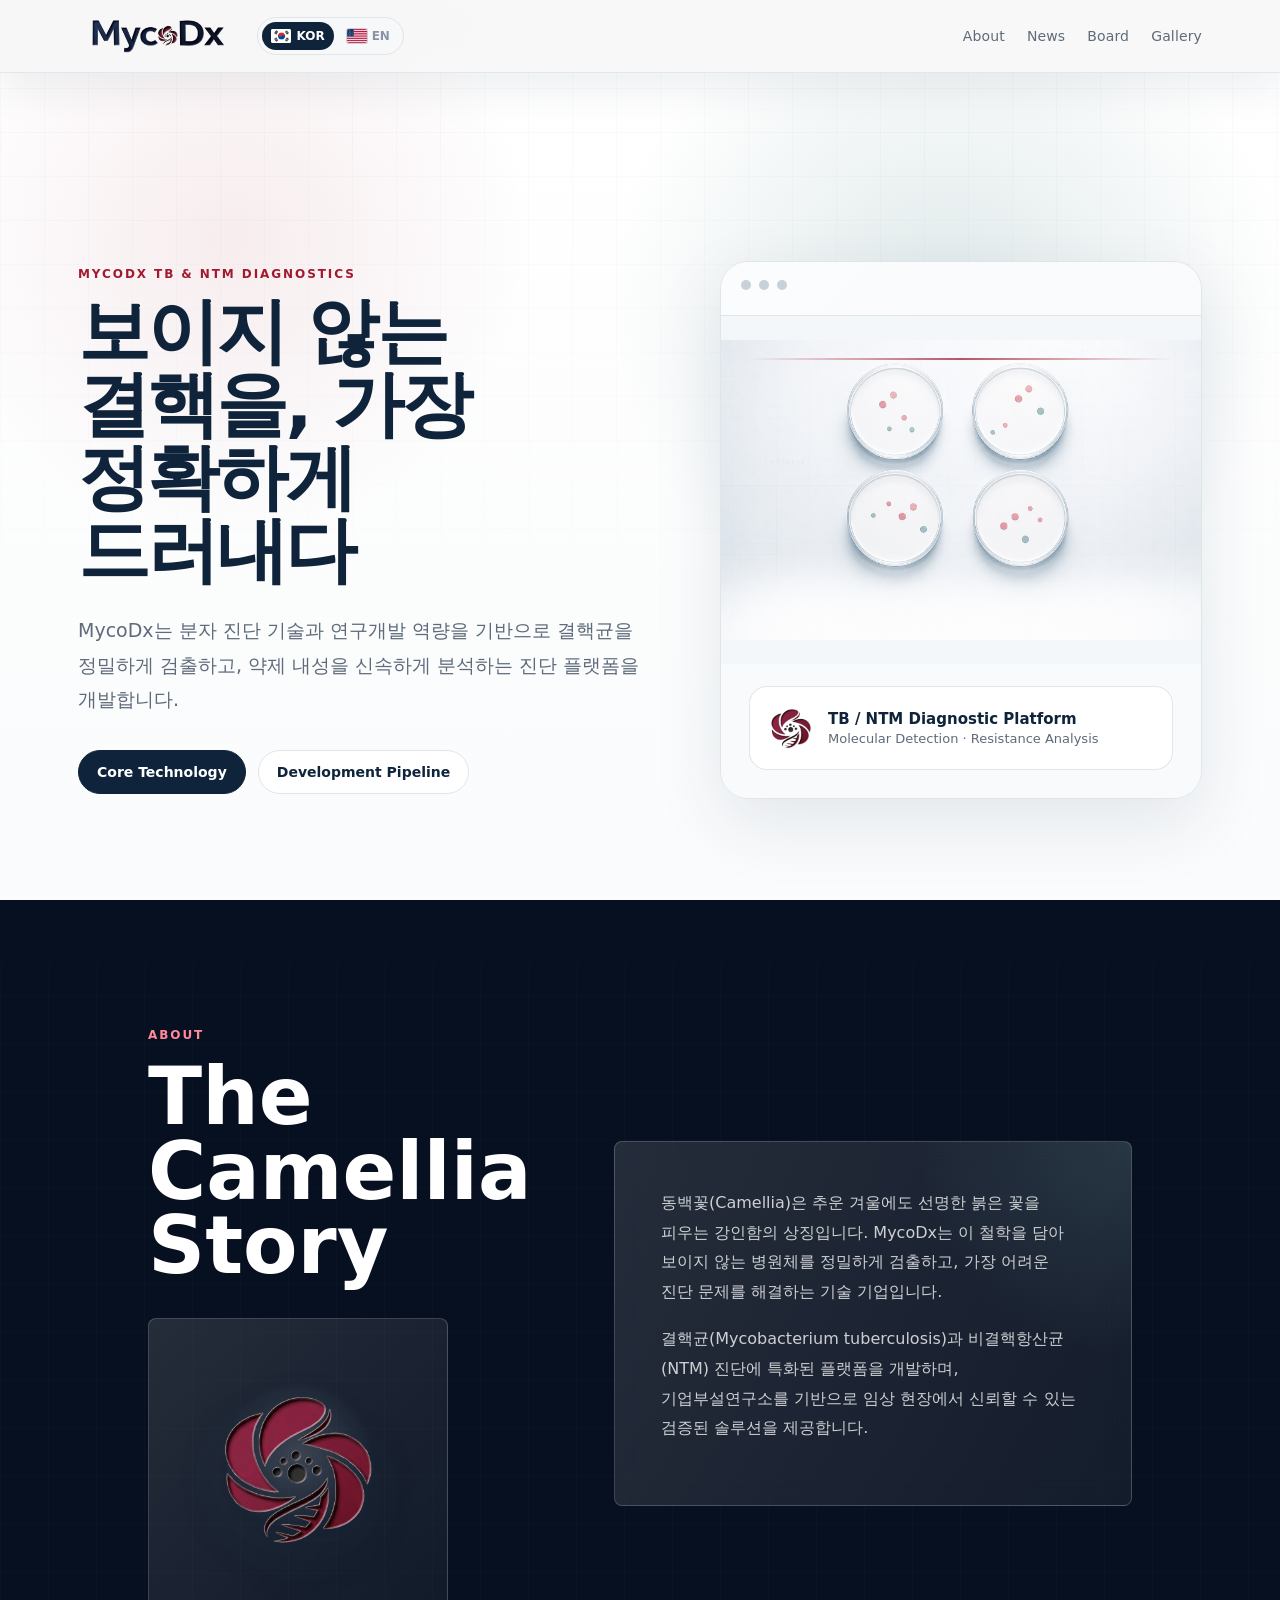
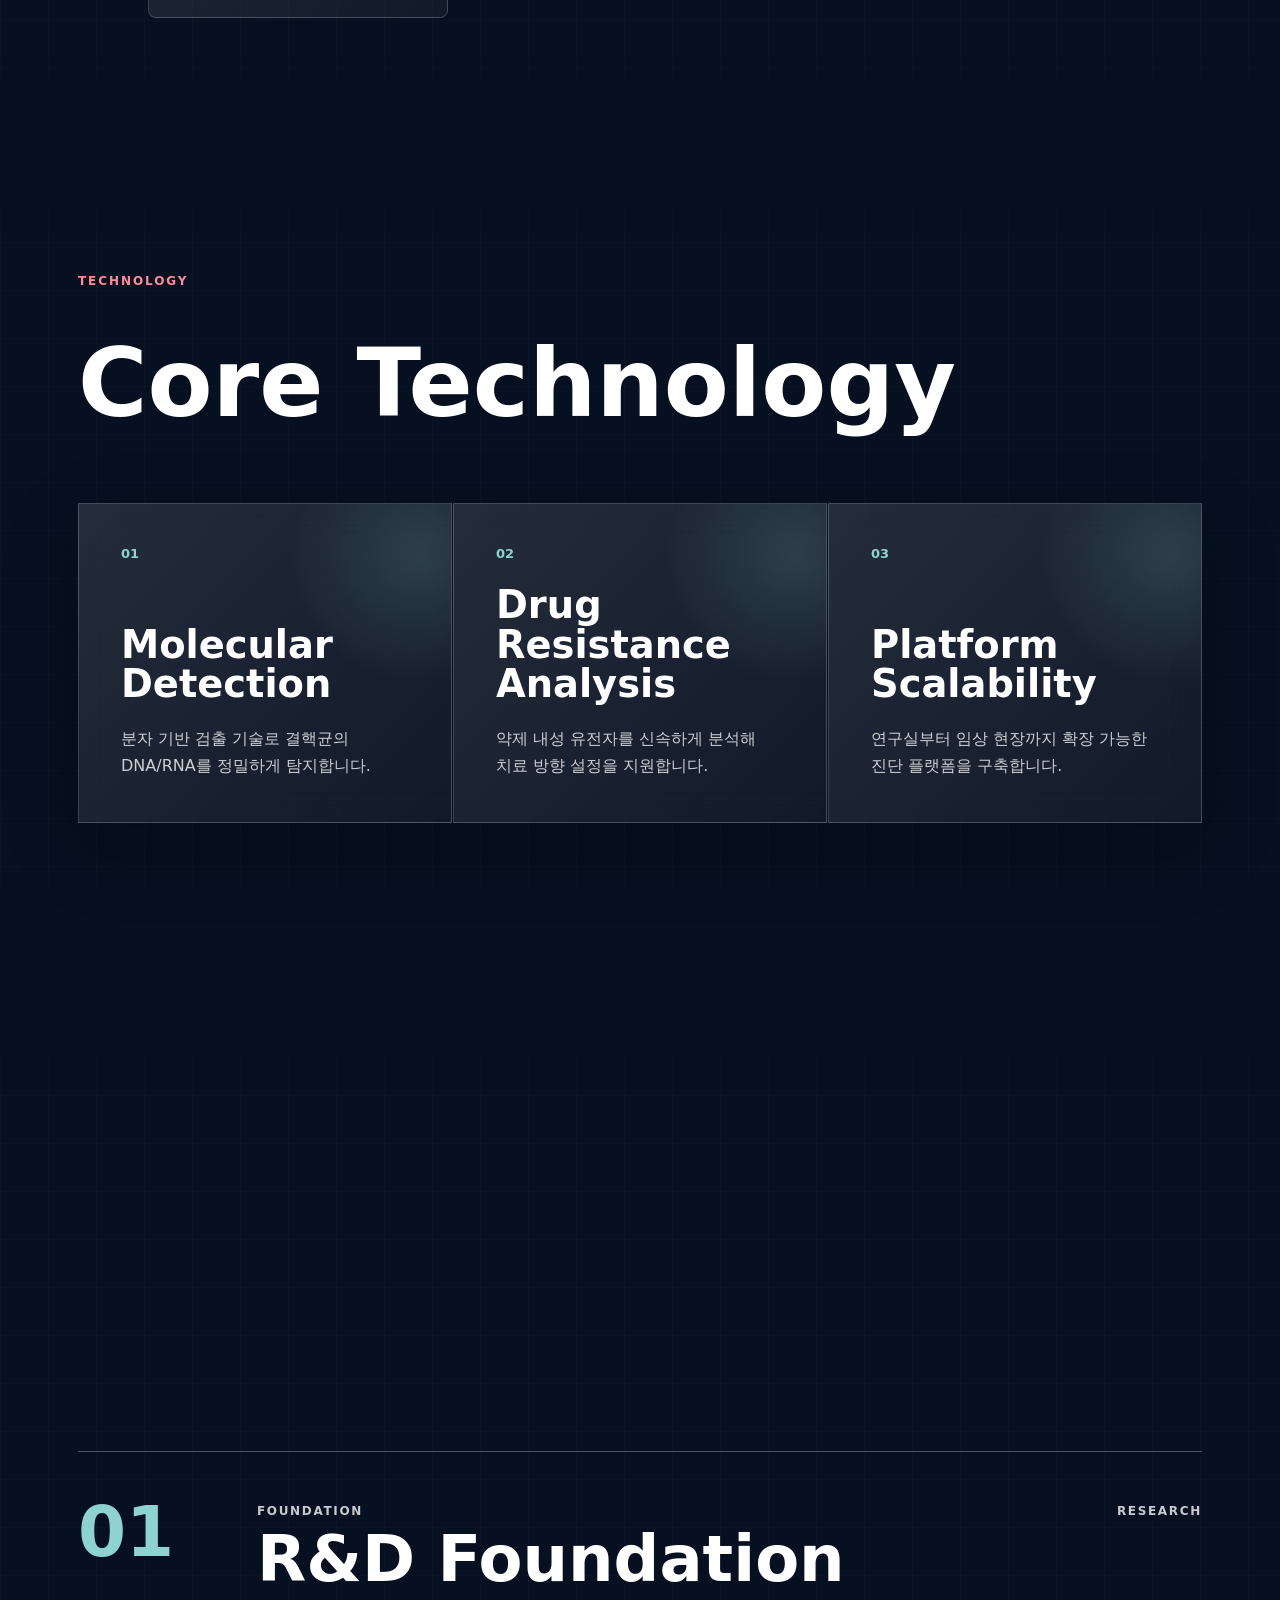
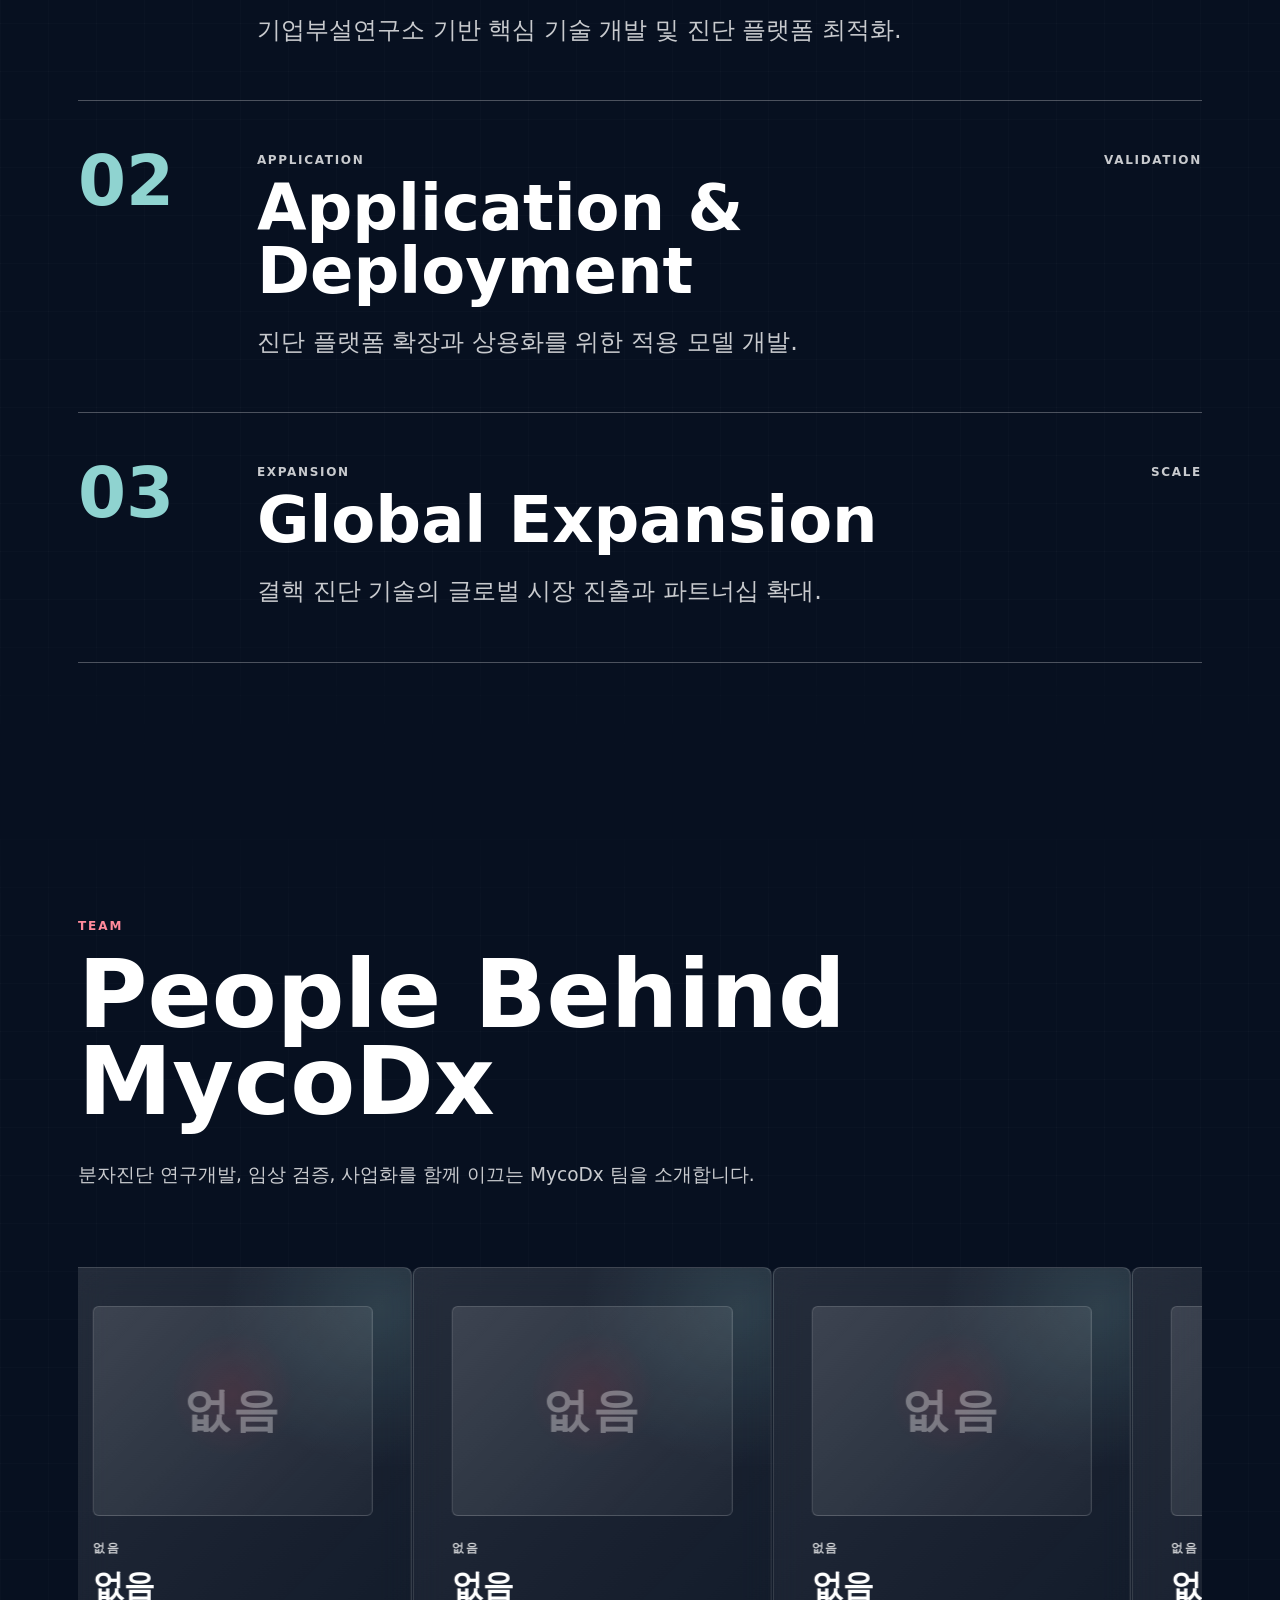
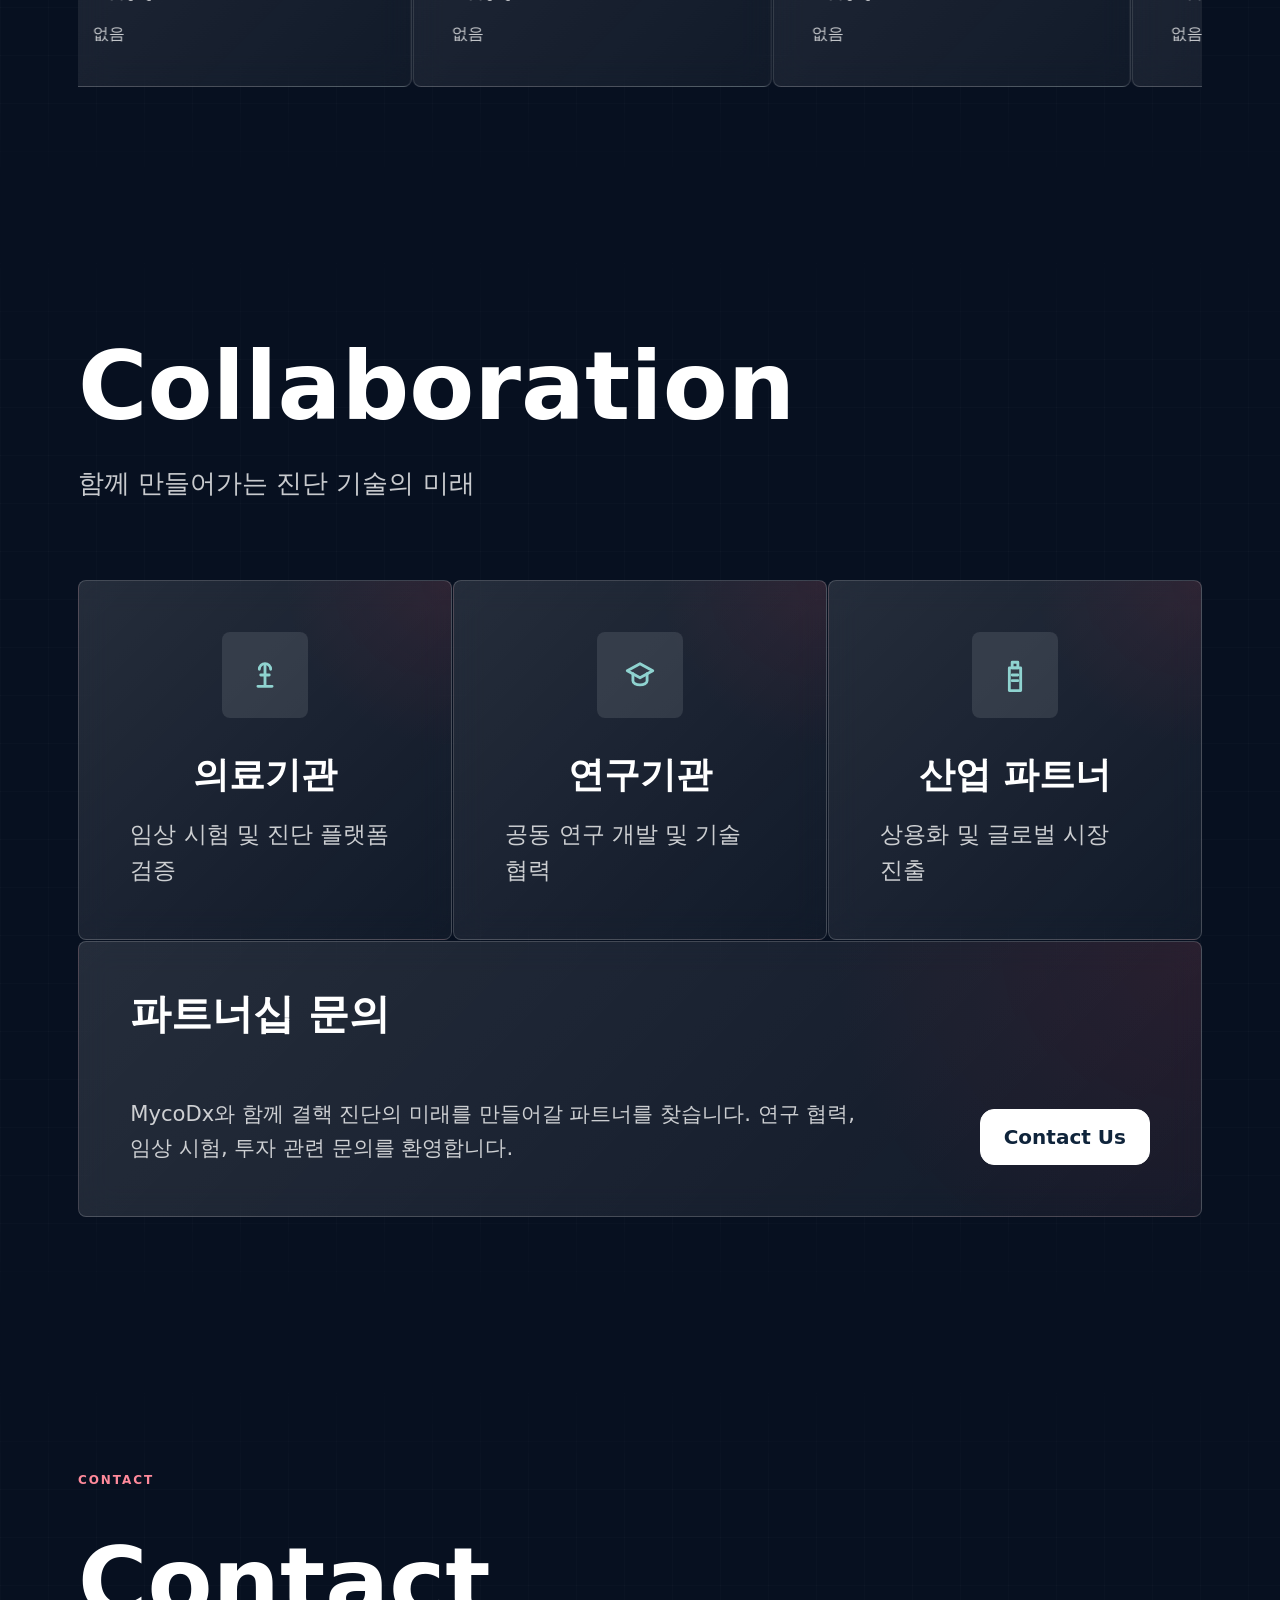
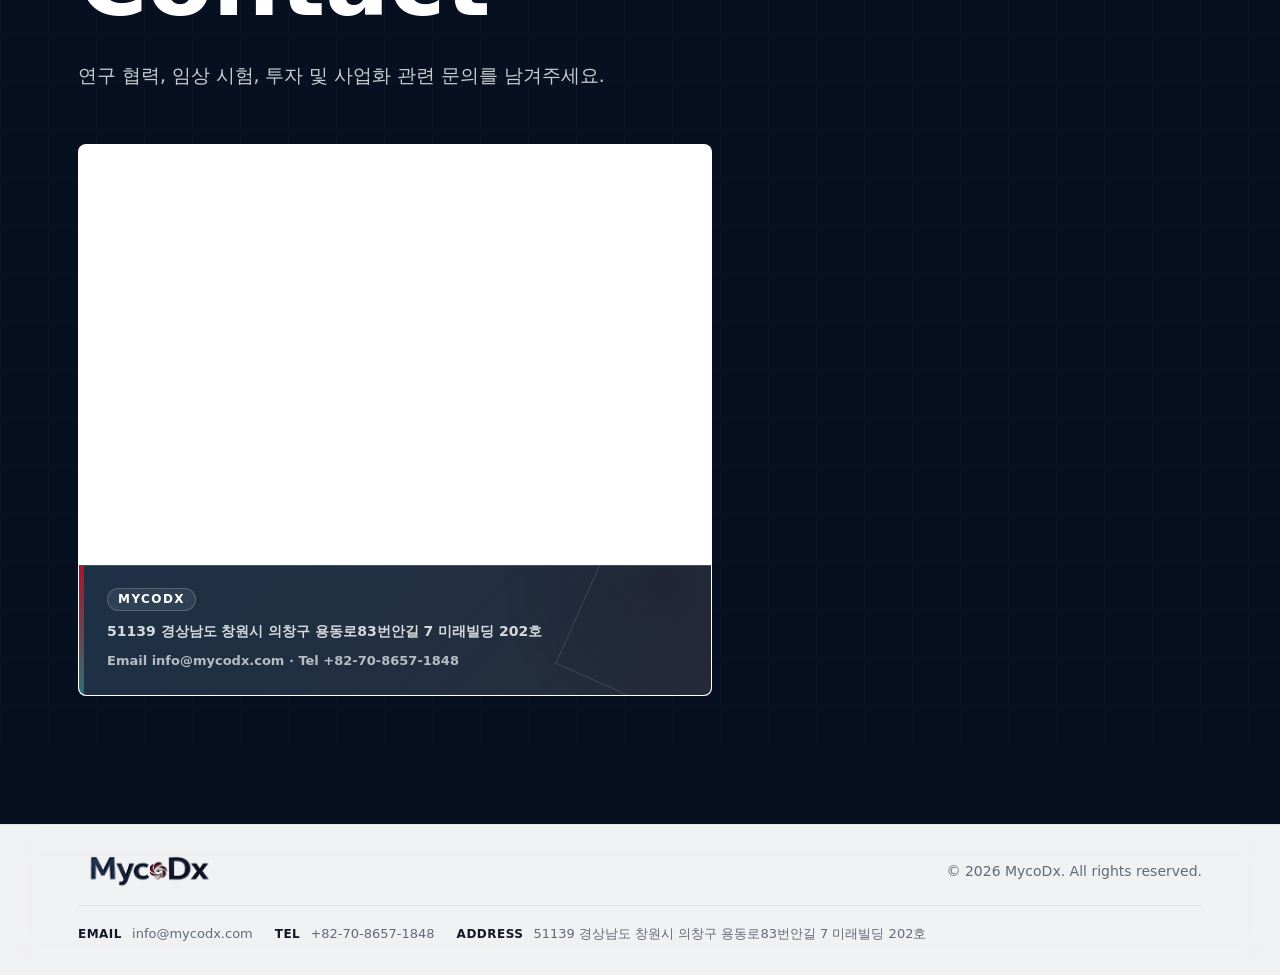
<file: index.html>
<!doctype html>
<html lang="ko">
  <head>
    <meta charset="utf-8" />
    <meta name="viewport" content="width=device-width,initial-scale=1" />
    <title>MycoDx | Tuberculosis &amp; NTM Diagnostics</title>
    <meta name="description" content="MycoDx tuberculosis and NTM molecular diagnostics platform" />
    <link rel="stylesheet" href="./css/style.css?v=20260605-4" />
  </head>

  <body>
    <a class="skip" href="#main" data-i18n="skip">본문으로 바로가기</a>

    <header class="siteHeader" id="top">
      <div class="wrap headerInner">
        <div class="brandGroup">
          <a class="brand" href="./index.html" aria-label="MycoDx Home">
            <img src="./assets/images/logo-horizontal.png" alt="MycoDx" />
          </a>
          <div class="languageSwitch" aria-label="Language selector">
            <button type="button" data-lang-switch="ko" aria-pressed="true"><span class="flagIcon"><img src="./assets/images/flag-kr.png" alt="" /></span>KOR</button>
            <button type="button" data-lang-switch="en" aria-pressed="false"><span class="flagIcon"><img src="./assets/images/flag-us.png" alt="" /></span>EN</button>
          </div>
        </div>

        <nav class="desktopNav" aria-label="Main navigation">
          <a href="./index.html" data-i18n="navAbout">About</a>
          <a href="./news.html" data-i18n="navNews">News</a>
          <a href="./board.html" data-i18n="navBoard">Board</a>
          <a href="./gallery.html" data-i18n="navGallery">Gallery</a>
        </nav>

        <button class="menuBtn" type="button" aria-label="모바일 메뉴 열기" data-i18n-aria="menuOpen" aria-expanded="false">
          <span></span><span></span><span></span>
        </button>
      </div>

      <div class="mobileNav" hidden>
        <a href="./index.html" data-i18n="navAbout">About</a>
        <a href="./news.html" data-i18n="navNews">News</a>
        <a href="./board.html" data-i18n="navBoard">Board</a>
        <a href="./gallery.html" data-i18n="navGallery">Gallery</a>
      </div>
    </header>

    <main id="main">
      <section class="hero sectionTop">
        <div class="heroBg" aria-hidden="true"></div>
        <div class="wrap heroGrid">
          <div class="heroText reveal">
            <p class="eyebrow">MYCODX TB &amp; NTM DIAGNOSTICS</p>
            <h1 data-i18n="heroTitle">보이지 않는 결핵을, 가장 정확하게 드러내다</h1>
            <p class="lead" data-i18n="heroLead">
              MycoDx는 분자 진단 기술과 연구개발 역량을 기반으로 결핵균을 정밀하게 검출하고,
              약제 내성을 신속하게 분석하는 진단 플랫폼을 개발합니다.
            </p>
            <div class="heroActions">
              <a class="btn primary" href="#research" data-i18n="coreTechnology">Core Technology</a>
              <a class="btn ghost" href="#projects" data-i18n="developmentPipeline">Development Pipeline</a>
            </div>
          </div>

          <div class="labVisual reveal delay1" aria-label="Research visual">
            <div class="visualTop">
              <span></span><span></span><span></span>
            </div>
            <div class="labVisualBody">
              <div class="labVisualImage" aria-hidden="true"></div>
              <div class="visualInfoLayer">
                <div class="visualInfo">
                  <img src="./assets/images/logo-symbol.png" alt="" />
                  <div>
                    <strong>TB / NTM Diagnostic Platform</strong>
                    <p>Molecular Detection · Resistance Analysis</p>
                  </div>
                </div>
              </div>
            </div>
          </div>
        </div>
      </section>

      <section class="section aboutSection" id="about">
        <div class="wrap split">
          <div class="reveal">
            <p class="eyebrow">ABOUT</p>
            <h2>The Camellia Story</h2>
            <figure class="camelliaVisual" aria-label="MycoDx camellia symbol">
              <img src="./assets/images/logo-symbol.png" alt="MycoDx camellia symbol" />
            </figure>
          </div>
          <div class="prose centeredProse reveal delay1">
            <p data-i18n="aboutBody1">
              동백꽃(Camellia)은 추운 겨울에도 선명한 붉은 꽃을 피우는 강인함의 상징입니다.
              MycoDx는 이 철학을 담아 보이지 않는 병원체를 정밀하게 검출하고, 가장 어려운 진단 문제를 해결하는 기술 기업입니다.
            </p>
            <p data-i18n="aboutBody2">
              결핵균(Mycobacterium tuberculosis)과 비결핵항산균(NTM) 진단에 특화된 플랫폼을 개발하며,
              기업부설연구소를 기반으로 임상 현장에서 신뢰할 수 있는 검증된 솔루션을 제공합니다.
            </p>
          </div>
        </div>
      </section>

      <section class="section technologySection mutedSection" id="research">
        <div class="wrap">
          <div class="sectionHead reveal">
            <p class="eyebrow">TECHNOLOGY</p>
            <h2>Core Technology</h2>
          </div>

          <div class="researchGrid stagger">
            <article class="researchCard reveal">
              <span class="num">01</span>
              <h3>Molecular Detection</h3>
              <p data-i18n="tech1">분자 기반 검출 기술로 결핵균의 DNA/RNA를 정밀하게 탐지합니다.</p>
            </article>
            <article class="researchCard reveal">
              <span class="num">02</span>
              <h3>Drug Resistance Analysis</h3>
              <p data-i18n="tech2">약제 내성 유전자를 신속하게 분석해 치료 방향 설정을 지원합니다.</p>
            </article>
            <article class="researchCard reveal">
              <span class="num">03</span>
              <h3>Platform Scalability</h3>
              <p data-i18n="tech3">연구실부터 임상 현장까지 확장 가능한 진단 플랫폼을 구축합니다.</p>
            </article>
          </div>
        </div>
      </section>

      <section class="section pipelineSection" id="projects">
        <div class="wrap pipelineLayout">
          <div class="pipelineIntro reveal">
            <p class="eyebrow">PIPELINE</p>
            <h2>Development Pipeline</h2>
            <p class="sectionDesc" data-i18n="pipelineDesc">연구 기반 구축부터 상용화와 글로벌 전개까지 이어지는 개발 로드맵입니다.</p>
          </div>

          <div class="steps pipelineSteps reveal delay1">
            <article class="stepItem">
              <span class="stepNum">01</span>
              <div class="stepBody">
                <p class="stepMeta">Foundation</p>
                <h3>R&amp;D Foundation</h3>
                <p data-i18n="pipeline1">기업부설연구소 기반 핵심 기술 개발 및 진단 플랫폼 최적화.</p>
              </div>
              <p class="stepStatus">Research</p>
            </article>
            <article class="stepItem">
              <span class="stepNum">02</span>
              <div class="stepBody">
                <p class="stepMeta">Application</p>
                <h3>Application &amp; Deployment</h3>
                <p data-i18n="pipeline2">진단 플랫폼 확장과 상용화를 위한 적용 모델 개발.</p>
              </div>
              <p class="stepStatus">Validation</p>
            </article>
            <article class="stepItem">
              <span class="stepNum">03</span>
              <div class="stepBody">
                <p class="stepMeta">Expansion</p>
                <h3>Global Expansion</h3>
                <p data-i18n="pipeline3">결핵 진단 기술의 글로벌 시장 진출과 파트너십 확대.</p>
              </div>
              <p class="stepStatus">Scale</p>
            </article>
          </div>
        </div>
      </section>

      <section class="section teamSection" id="team">
        <div class="wrap">
          <div class="sectionHead reveal">
            <div>
              <p class="eyebrow">TEAM</p>
              <h2>People Behind MycoDx</h2>
            </div>
            <p class="sectionDesc" data-i18n="teamDesc">분자진단 연구개발, 임상 검증, 사업화를 함께 이끄는 MycoDx 팀을 소개합니다.</p>
          </div>

          <div class="teamGrid" id="teamContent" aria-live="polite"></div>
        </div>
      </section>

      <section class="section partnershipSection" id="partnership">
        <div class="wrap">
          <div class="partnershipHead reveal">
            <h2>Collaboration</h2>
            <p data-i18n="collabSub">함께 만들어가는 진단 기술의 미래</p>
          </div>

          <div class="partnerCards stagger">
            <article class="partnerCard reveal">
              <span class="partnerIcon" aria-hidden="true">
                <svg viewBox="0 0 24 24" focusable="false">
                  <path d="M12 4v16M8 8a4 4 0 0 1 8 0M7 20h10M9 12h6" />
                </svg>
              </span>
              <h3 data-i18n="medical">의료기관</h3>
              <p data-i18n="medicalDesc">임상 시험 및 진단 플랫폼 검증</p>
            </article>
            <article class="partnerCard reveal">
              <span class="partnerIcon" aria-hidden="true">
                <svg viewBox="0 0 24 24" focusable="false">
                  <path d="m3 9 9-5 9 5-9 5-9-5Z" />
                  <path d="M7 11v5c0 1.7 2.2 3 5 3s5-1.3 5-3v-5" />
                </svg>
              </span>
              <h3 data-i18n="researchOrg">연구기관</h3>
              <p data-i18n="researchOrgDesc">공동 연구 개발 및 기술 협력</p>
            </article>
            <article class="partnerCard reveal">
              <span class="partnerIcon" aria-hidden="true">
                <svg viewBox="0 0 24 24" focusable="false">
                  <path d="M8 7h8v16H8V7Z" />
                  <path d="M10 3h4v4h-4V3ZM10 12h4M10 16h4" />
                </svg>
              </span>
              <h3 data-i18n="industry">산업 파트너</h3>
              <p data-i18n="industryDesc">상용화 및 글로벌 시장 진출</p>
            </article>
          </div>

          <div class="partnerInquiry reveal">
            <h3 data-i18n="partnershipInquiry">파트너십 문의</h3>
            <p data-i18n="partnershipDesc">MycoDx와 함께 결핵 진단의 미래를 만들어갈 파트너를 찾습니다. 연구 협력, 임상 시험, 투자 관련 문의를 환영합니다.</p>
            <a class="btn primary" href="#contact">Contact Us</a>
          </div>
        </div>
      </section>

      <section class="section contactSection" id="contact">
        <div class="wrap contactGrid">
          <div class="contactInfo reveal">
            <p class="eyebrow">CONTACT</p>
            <h2>Contact</h2>
            <p class="sectionDesc" data-i18n="contactDesc">연구 협력, 임상 시험, 투자 및 사업화 관련 문의를 남겨주세요.</p>
          </div>

          <div class="contactPanels">
            <div class="mapCard googleMapCard">
              <iframe
                src="https://www.google.com/maps/embed?pb=!1m18!1m12!1m3!1d1629.343231176825!2d128.7001853310215!3d35.239174296577445!2m3!1f0!2f0!3f0!3m2!1i1024!2i768!4f13.1!3m3!1m2!1s0x3568cc7be42df32b%3A0x58106966d3b18ece!2z6rK97IOB64Ko64-EIOywveybkOyLnCDsnZjssL3qtawg7Jqp64-Z66GcODPrsojslYjquLggNw!5e0!3m2!1sko!2skr!4v1780626606710!5m2!1sko!2skr"
                width="100%"
                height="420"
                style="border:0;"
                allowfullscreen=""
                loading="lazy"
                referrerpolicy="no-referrer-when-downgrade"
                title="MycoDx 위치 Google 지도">
              </iframe>
              <div class="mapEmbedInfo">
                <strong>MycoDx</strong>
                <span data-i18n="addressFull">51139 경상남도 창원시 의창구 용동로83번안길 7 미래빌딩 202호</span>
                <span>Email info@mycodx.com · Tel +82-70-8657-1848</span>
              </div>
            </div>

            <form
              class="contactForm reveal delay1"
              id="contactForm"
              data-endpoint="https://formsubmit.co/dltmdwls122789@gmail.com"
              novalidate
            >
              <label>
                <span>Name</span>
                <input type="text" name="name" placeholder="성함" data-i18n-placeholder="namePlaceholder" required />
              </label>
              <label>
                <span>Email</span>
                <input type="email" name="email" placeholder="email@example.com" required />
              </label>
              <label>
                <span>Message</span>
                <textarea name="message" rows="5" placeholder="문의 내용을 입력하세요" data-i18n-placeholder="messagePlaceholder" required></textarea>
              </label>
              <input type="hidden" name="_subject" value="[MycoDx] Research collaboration inquiry" />
              <input type="hidden" name="_captcha" value="false" />
              <input type="hidden" name="_template" value="table" />
              <button class="btn primary" type="submit">Send Inquiry</button>
              <p class="formStatus" aria-live="polite" data-i18n-status></p>
            </form>
          </div>
        </div>
      </section>
    </main>

    <footer class="footer">
      <div class="wrap footerStack">
        <div class="footerInner">
          <img src="./assets/images/logo-horizontal.png" alt="MycoDx" />
          <p>© <span id="year"></span> MycoDx. All rights reserved.</p>
        </div>
        <address class="footerContact">
          <span><strong>Email</strong> info@mycodx.com</span>
          <span><strong>Tel</strong> +82-70-8657-1848</span>
          <span><strong data-i18n="addressLabel">Address</strong> <span data-i18n="addressFull">51139 경상남도 창원시 의창구 용동로83번안길 7 미래빌딩 202호</span></span>
        </address>
      </div>
    </footer>

    <div class="lightbox" id="lightbox" hidden>
      <button class="lightboxClose" type="button" aria-label="닫기" data-i18n-aria="close">×</button>
      <div class="lightboxInner">
        <div class="lightboxMock"></div>
        <h3 id="lightboxTitle">Lab Photo</h3>
      </div>
    </div>

    <script src="./js/i18n.js?v=20260605-4"></script>
    <script src="https://dapi.kakao.com/v2/maps/sdk.js?appkey=YOUR_KAKAO_JAVASCRIPT_KEY&libraries=services&autoload=false"></script>

    <script>
      const menuBtn = document.querySelector('.menuBtn');
      const mobileNav = document.querySelector('.mobileNav');
      menuBtn?.addEventListener('click', () => {
        const opened = menuBtn.getAttribute('aria-expanded') === 'true';
        menuBtn.setAttribute('aria-expanded', String(!opened));
        mobileNav.hidden = opened;
      });
      mobileNav?.querySelectorAll('a').forEach((link) => {
        link.addEventListener('click', () => {
          mobileNav.hidden = true;
          menuBtn?.setAttribute('aria-expanded', 'false');
        });
      });

      document.getElementById('year').textContent = new Date().getFullYear();

      const revealItems = document.querySelectorAll('.reveal');
      const setStaggerDelays = () => {
        document.querySelectorAll('.stagger').forEach((group) => {
          const rows = [];
          group.querySelectorAll('.reveal').forEach((el) => {
            const top = Math.round(el.offsetTop);
            let rowIndex = rows.findIndex((rowTop) => Math.abs(rowTop - top) < 8);
            if (rowIndex === -1) {
              rows.push(top);
              rowIndex = rows.length - 1;
            }
            el.style.transitionDelay = `${Math.min(rowIndex, 5) * 110}ms`;
          });
        });
      };
      setStaggerDelays();
      window.addEventListener('resize', setStaggerDelays, { passive: true });

      if ('IntersectionObserver' in window) {
        const observer = new IntersectionObserver((entries) => {
          entries.forEach((entry) => {
            if (entry.isIntersecting) {
              entry.target.classList.add('isVisible');
            } else if (entry.boundingClientRect.top > window.innerHeight * 0.72) {
              entry.target.classList.remove('isVisible');
            }
          });
        }, { rootMargin: '0px 0px -12% 0px', threshold: 0.08 });
        revealItems.forEach((el) => observer.observe(el));
      } else {
        revealItems.forEach((el) => el.classList.add('isVisible'));
      }

      const chips = document.querySelectorAll('.chip');
      const rows = document.querySelectorAll('.boardRow');
      chips.forEach((chip) => {
        chip.addEventListener('click', () => {
          chips.forEach((item) => item.classList.remove('active'));
          chip.classList.add('active');
          const filter = chip.dataset.filter;
          rows.forEach((row) => {
            row.hidden = filter !== 'all' && row.dataset.category !== filter;
          });
        });
      });

      const lightbox = document.getElementById('lightbox');
      const lightboxTitle = document.getElementById('lightboxTitle');
      document.querySelectorAll('.galleryCard').forEach((card) => {
        card.addEventListener('click', () => {
          lightboxTitle.textContent = card.dataset.title || 'Lab Photo';
          lightbox.hidden = false;
          document.body.classList.add('lock');
        });
      });
      document.querySelector('.lightboxClose')?.addEventListener('click', () => {
        lightbox.hidden = true;
        document.body.classList.remove('lock');
      });
      lightbox?.addEventListener('click', (event) => {
        if (event.target === lightbox) {
          lightbox.hidden = true;
          document.body.classList.remove('lock');
        }
      });

      const initCompanyMap = () => {
        const mapEl = document.getElementById('companyMap');
        if (!mapEl || !window.kakao?.maps) return;

        kakao.maps.load(() => {
          const fallbackCenter = new kakao.maps.LatLng(35.2387, 128.6924);
          const map = new kakao.maps.Map(mapEl, {
            center: fallbackCenter,
            level: 4,
          });
          mapEl.classList.add('isMapReady');
          const marker = new kakao.maps.Marker({ position: fallbackCenter });
          marker.setMap(map);

          if (!kakao.maps.services) return;

          const geocoder = new kakao.maps.services.Geocoder();
          geocoder.addressSearch(mapEl.dataset.address, (result, status) => {
            if (status !== kakao.maps.services.Status.OK || !result[0]) return;

            const coords = new kakao.maps.LatLng(result[0].y, result[0].x);
            map.setCenter(coords);
            marker.setPosition(coords);
          });
        });
      };
      initCompanyMap();

      document.getElementById('contactForm')?.addEventListener('submit', async (event) => {
        event.preventDefault();
        const form = event.currentTarget;
        const endpoint = form.dataset.endpoint || '';
        const button = form.querySelector('button[type="submit"]');
        const status = form.querySelector('.formStatus');
        const name = form.elements.name;
        const email = form.elements.email;
        const message = form.elements.message;
        const emailPattern = /^[^\s@]+@[^\s@]+\.[^\s@]+$/;

        if (!name.value.trim()) {
          if (status) status.textContent = window.MycoDxI18n?.t('requiredName') || '이름을 입력해 주세요.';
          name.focus();
          return;
        }

        if (!email.value.trim()) {
          if (status) status.textContent = window.MycoDxI18n?.t('requiredEmail') || '이메일 주소를 입력해 주세요.';
          email.focus();
          return;
        }

        if (!emailPattern.test(email.value.trim())) {
          if (status) status.textContent = window.MycoDxI18n?.t('invalidEmail') || '올바른 이메일 주소를 입력해 주세요.';
          email.focus();
          return;
        }

        if (!message.value.trim()) {
          if (status) status.textContent = window.MycoDxI18n?.t('requiredMessage') || '문의 내용을 입력해 주세요.';
          message.focus();
          return;
        }

        if (!endpoint) {
          if (status) status.textContent = window.MycoDxI18n?.t('endpointNeeded') || 'Formspree endpoint 설정이 필요합니다.';
          return;
        }

        if (button) button.disabled = true;
        if (status) status.textContent = window.MycoDxI18n?.t('sending') || '문의 내용을 전송하고 있습니다.';

        try {
          const response = await fetch(endpoint, {
            method: 'POST',
            body: new FormData(form),
            headers: { Accept: 'application/json' }
          });

          if (!response.ok) throw new Error(`HTTP ${response.status}`);

          form.reset();
          if (status) status.textContent = window.MycoDxI18n?.t('sent') || '문의가 전송되었습니다.';
        } catch (error) {
          console.warn('Contact form submission failed.', error);
          if (status) status.textContent = window.MycoDxI18n?.t('failed') || '전송에 실패했습니다. 잠시 후 다시 시도해 주세요.';
        } finally {
          if (button) button.disabled = false;
        }
      });
    </script>
    <script src="./js/content-loader.js?v=20260605-5"></script>
  </body>
</html>
</file>
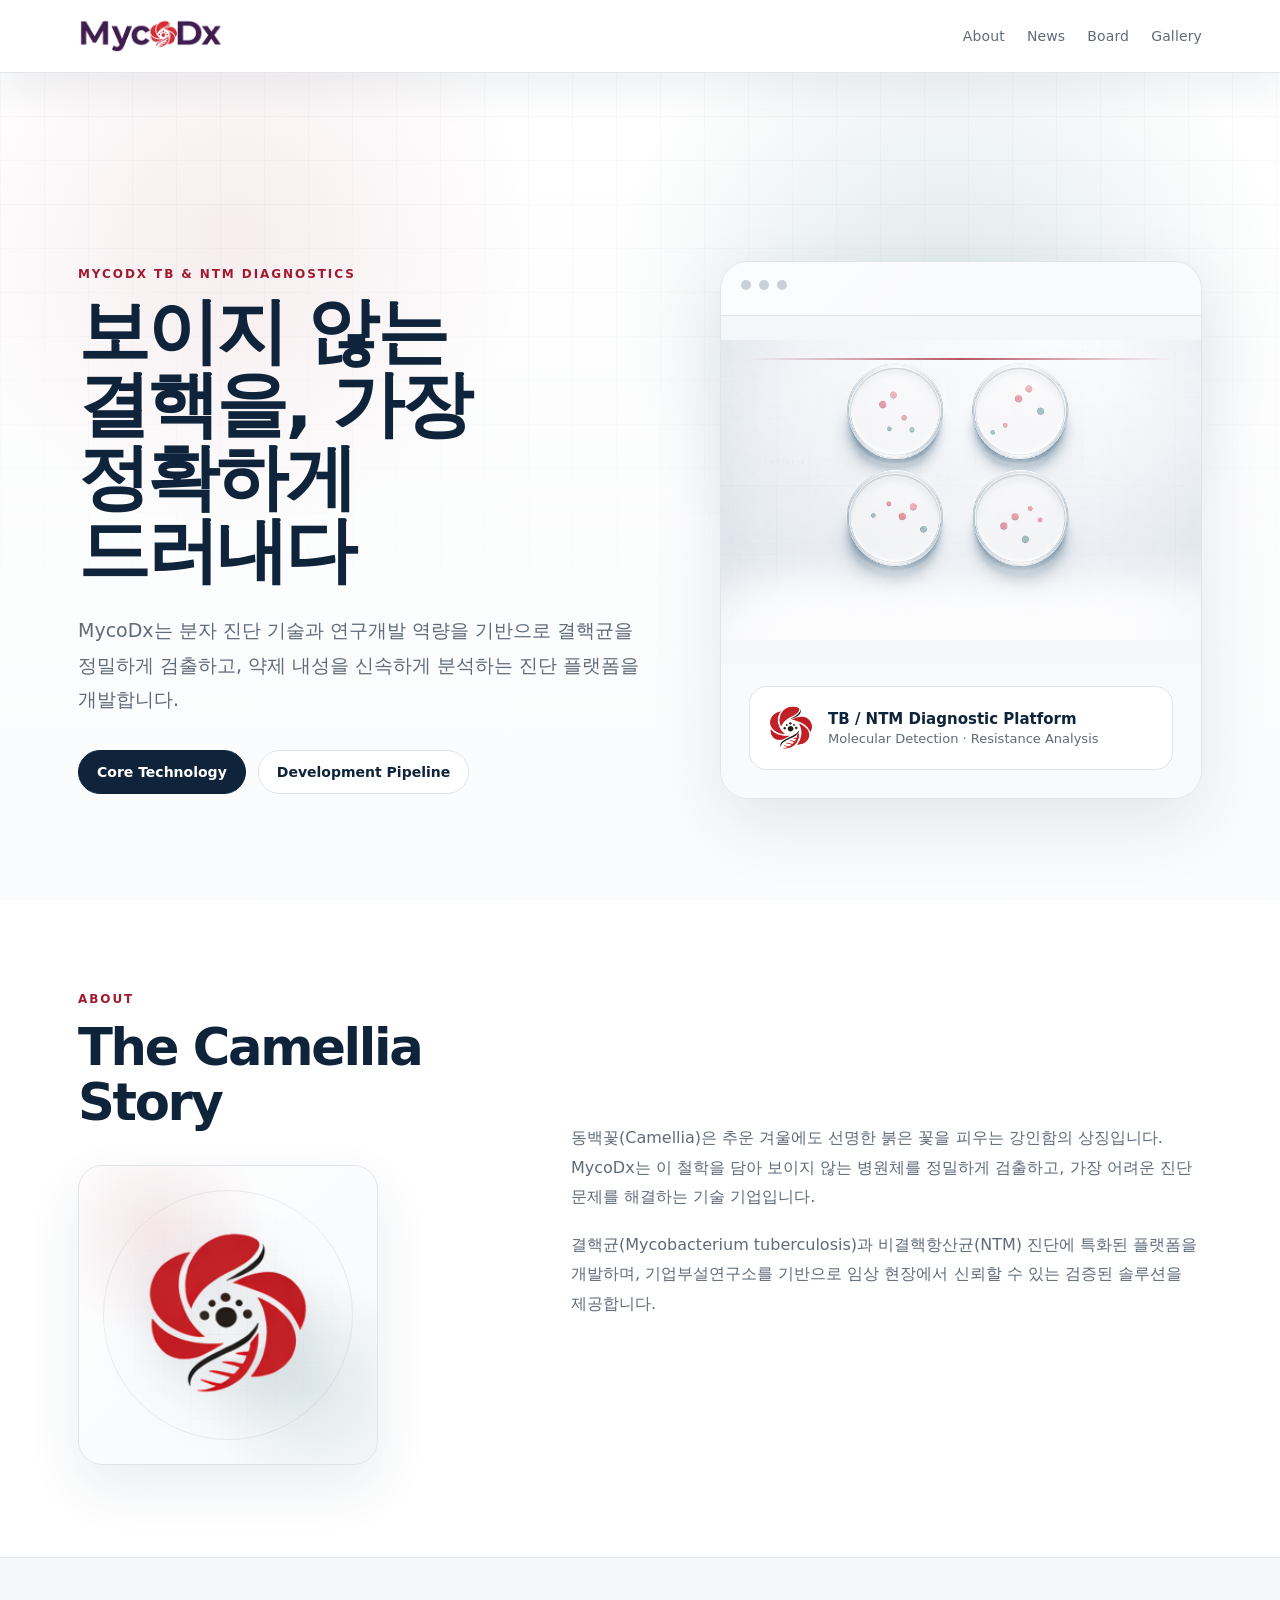
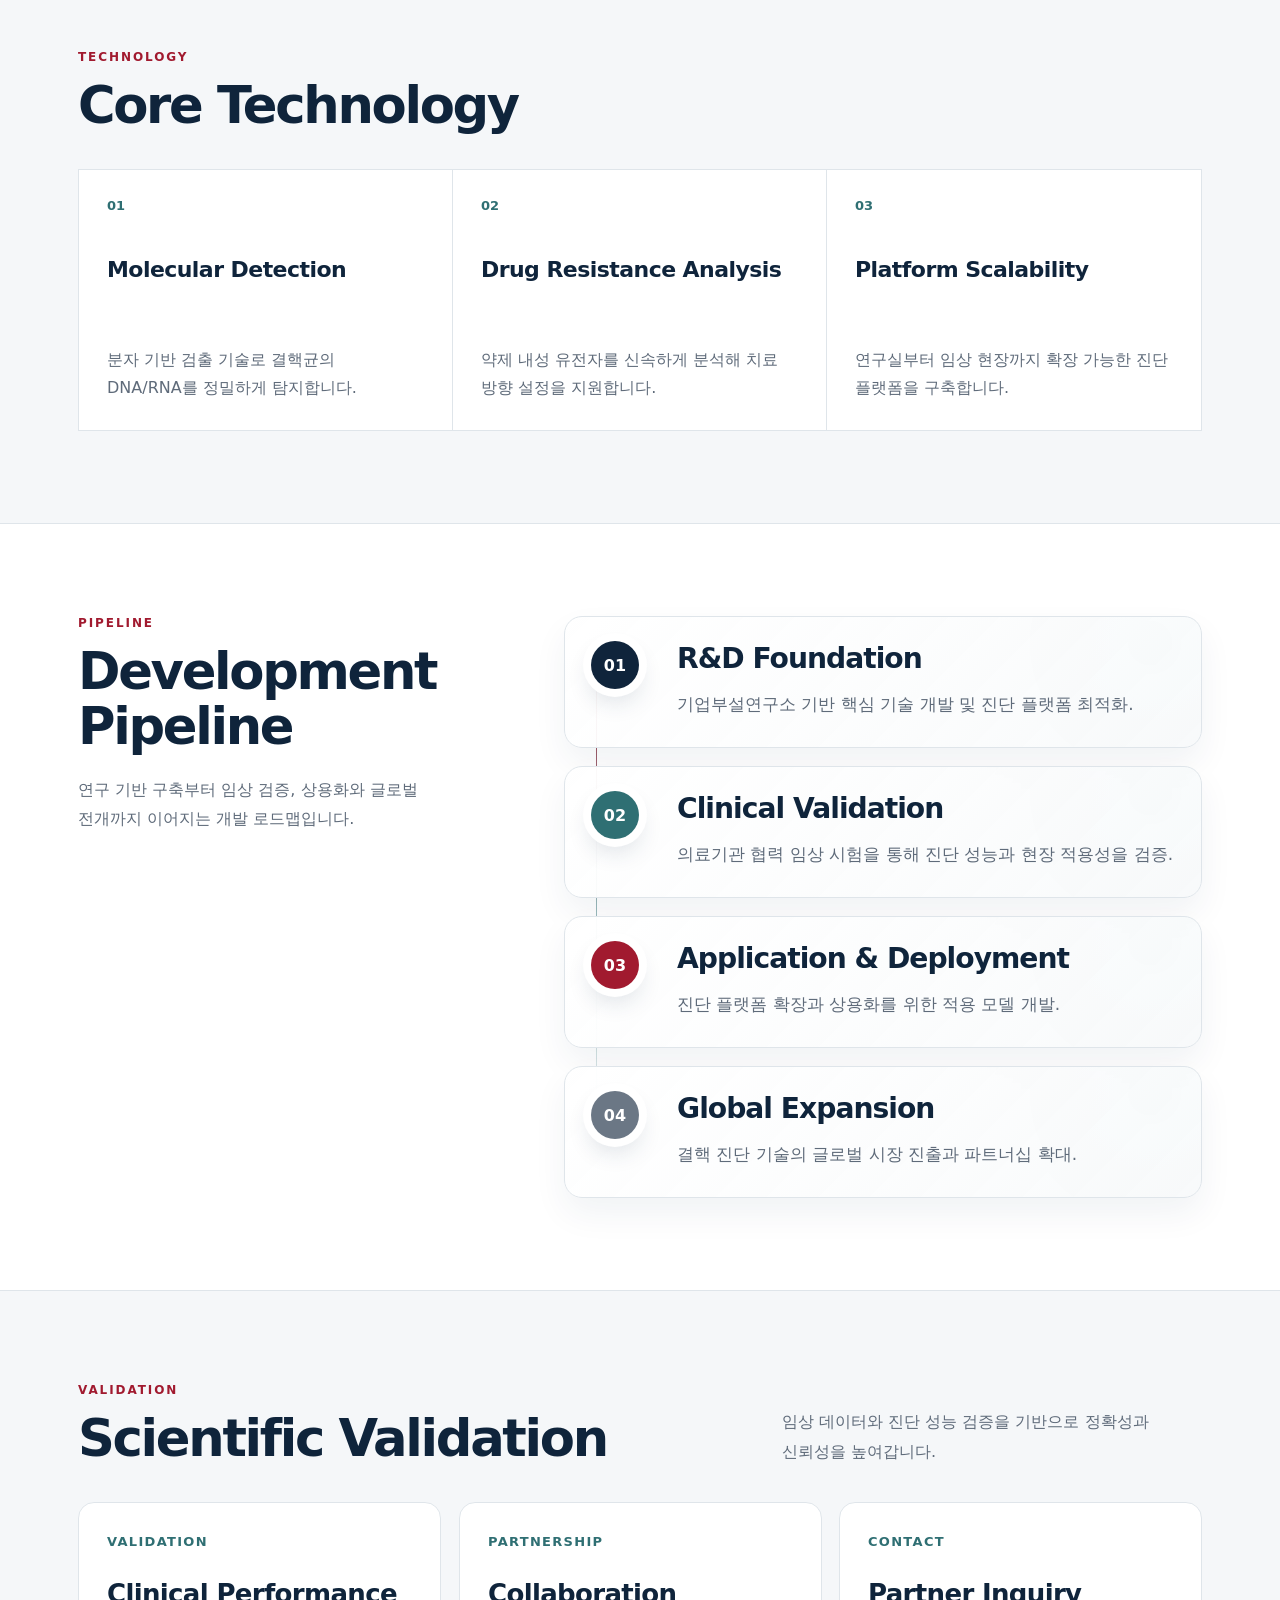
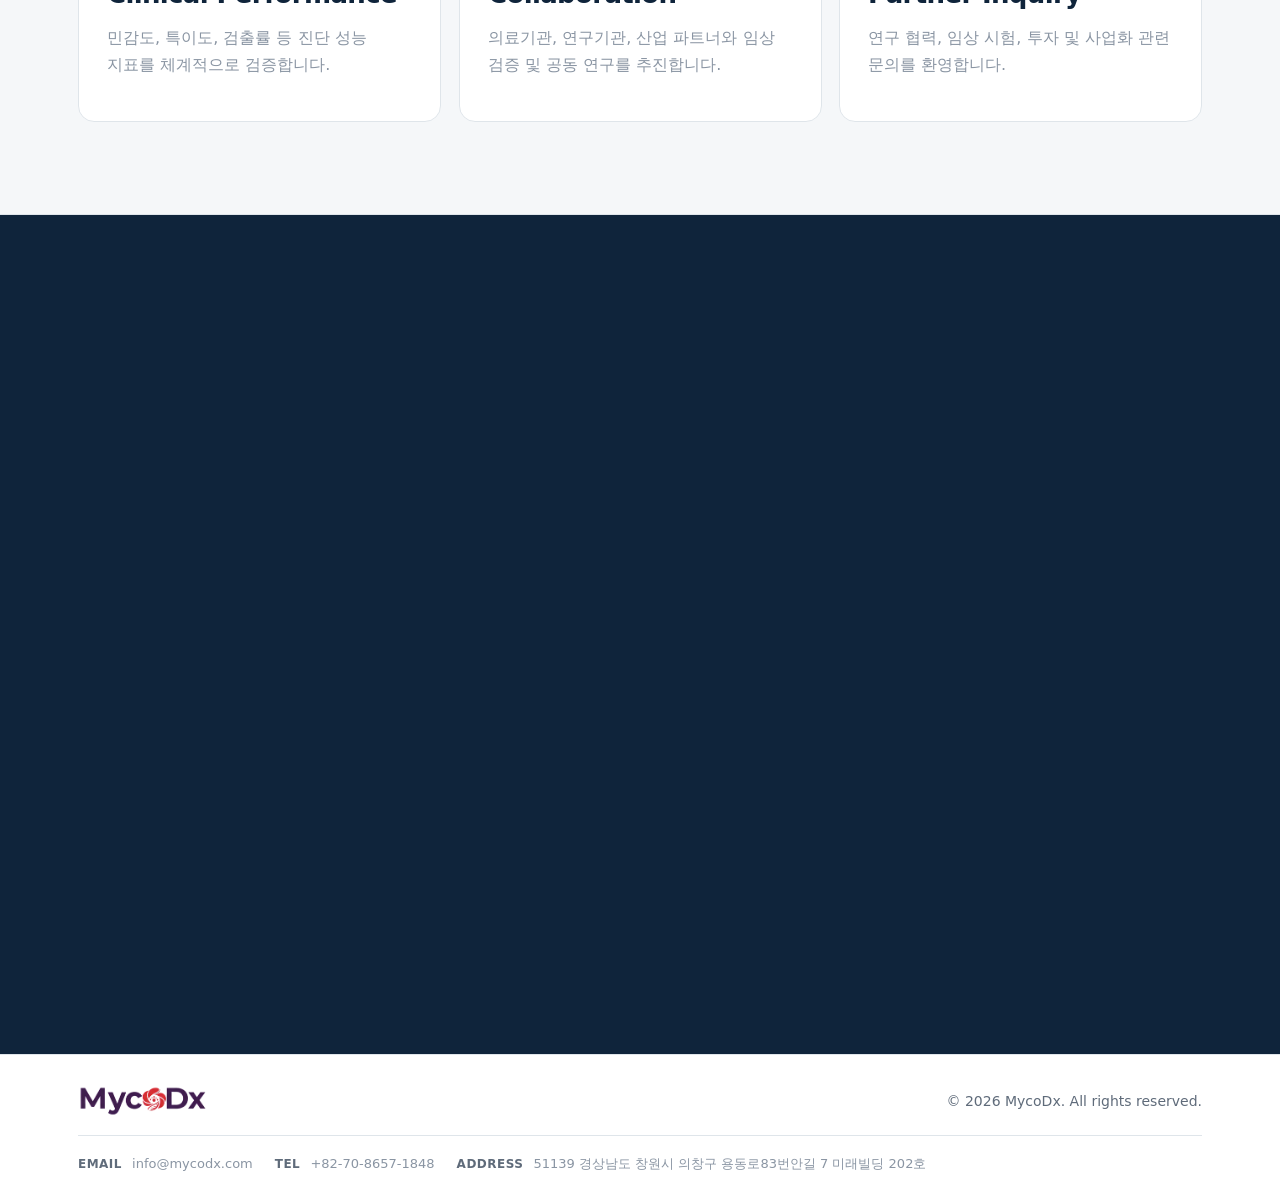
<file: page_test/index.html>
<!doctype html>
<html lang="ko">
  <head>
    <meta charset="utf-8" />
    <meta name="viewport" content="width=device-width,initial-scale=1" />
    <title>MycoDx | Tuberculosis &amp; NTM Diagnostics</title>
    <meta name="description" content="MycoDx tuberculosis and NTM molecular diagnostics platform" />
    <link rel="stylesheet" href="./css/style.css" />
  </head>

  <body>
    <a class="skip" href="#main">본문으로 바로가기</a>

    <header class="siteHeader" id="top">
      <div class="wrap headerInner">
        <a class="brand" href="./index.html" aria-label="MycoDx Home">
          <img src="./assets/images/logo-horizontal.png" alt="MycoDx" />
        </a>

        <nav class="desktopNav" aria-label="Main navigation">
          <a href="./index.html">About</a>
          <a href="./news.html">News</a>
          <a href="./board.html">Board</a>
          <a href="./gallery.html">Gallery</a>
        </nav>

        <button class="menuBtn" type="button" aria-label="모바일 메뉴 열기" aria-expanded="false">
          <span></span><span></span><span></span>
        </button>
      </div>

      <div class="mobileNav" hidden>
        <a href="./index.html">About</a>
        <a href="./news.html">News</a>
        <a href="./board.html">Board</a>
        <a href="./gallery.html">Gallery</a>
      </div>
    </header>

    <main id="main">
      <section class="hero sectionTop">
        <div class="heroBg" aria-hidden="true"></div>
        <div class="wrap heroGrid">
          <div class="heroText reveal">
            <p class="eyebrow">MYCODX TB &amp; NTM DIAGNOSTICS</p>
            <h1>보이지 않는 결핵을, 가장 정확하게 드러내다</h1>
            <p class="lead">
              MycoDx는 분자 진단 기술과 연구개발 역량을 기반으로 결핵균을 정밀하게 검출하고,
              약제 내성을 신속하게 분석하는 진단 플랫폼을 개발합니다.
            </p>
            <div class="heroActions">
              <a class="btn primary" href="#research">Core Technology</a>
              <a class="btn ghost" href="#projects">Development Pipeline</a>
            </div>
          </div>

          <div class="labVisual reveal delay1" aria-label="Research visual">
            <div class="visualTop">
              <span></span><span></span><span></span>
            </div>
            <div class="labVisualBody">
              <div class="labVisualImage" aria-hidden="true"></div>
              <div class="visualInfoLayer">
                <div class="visualInfo">
                  <img src="./assets/images/logo-symbol.png" alt="" />
                  <div>
                    <strong>TB / NTM Diagnostic Platform</strong>
                    <p>Molecular Detection · Resistance Analysis</p>
                  </div>
                </div>
              </div>
            </div>
          </div>
        </div>
      </section>

      <section class="section" id="about">
        <div class="wrap split">
          <div class="reveal">
            <p class="eyebrow">ABOUT</p>
            <h2>The Camellia Story</h2>
            <figure class="camelliaVisual" aria-label="MycoDx camellia symbol">
              <img src="./assets/images/logo-symbol.png" alt="MycoDx camellia symbol" />
            </figure>
          </div>
          <div class="prose centeredProse reveal delay1">
            <p>
              동백꽃(Camellia)은 추운 겨울에도 선명한 붉은 꽃을 피우는 강인함의 상징입니다.
              MycoDx는 이 철학을 담아 보이지 않는 병원체를 정밀하게 검출하고, 가장 어려운 진단 문제를 해결하는 기술 기업입니다.
            </p>
            <p>
              결핵균(Mycobacterium tuberculosis)과 비결핵항산균(NTM) 진단에 특화된 플랫폼을 개발하며,
              기업부설연구소를 기반으로 임상 현장에서 신뢰할 수 있는 검증된 솔루션을 제공합니다.
            </p>
          </div>
        </div>
      </section>

      <section class="section mutedSection" id="research">
        <div class="wrap">
          <div class="sectionHead reveal">
            <p class="eyebrow">TECHNOLOGY</p>
            <h2>Core Technology</h2>
          </div>

          <div class="researchGrid stagger">
            <article class="researchCard reveal">
              <span class="num">01</span>
              <h3>Molecular Detection</h3>
              <p>분자 기반 검출 기술로 결핵균의 DNA/RNA를 정밀하게 탐지합니다.</p>
            </article>
            <article class="researchCard reveal">
              <span class="num">02</span>
              <h3>Drug Resistance Analysis</h3>
              <p>약제 내성 유전자를 신속하게 분석해 치료 방향 설정을 지원합니다.</p>
            </article>
            <article class="researchCard reveal">
              <span class="num">03</span>
              <h3>Platform Scalability</h3>
              <p>연구실부터 임상 현장까지 확장 가능한 진단 플랫폼을 구축합니다.</p>
            </article>
          </div>
        </div>
      </section>

      <section class="section" id="projects">
        <div class="wrap platformGrid">
          <div class="sectionHead stickyHead reveal">
            <p class="eyebrow">PIPELINE</p>
            <h2>Development Pipeline</h2>
            <p class="sectionDesc">연구 기반 구축부터 임상 검증, 상용화와 글로벌 전개까지 이어지는 개발 로드맵입니다.</p>
          </div>

          <div class="steps reveal delay1">
            <article class="stepItem">
              <span>01</span>
              <div>
                <h3>R&amp;D Foundation</h3>
                <p>기업부설연구소 기반 핵심 기술 개발 및 진단 플랫폼 최적화.</p>
              </div>
            </article>
            <article class="stepItem">
              <span>02</span>
              <div>
                <h3>Clinical Validation</h3>
                <p>의료기관 협력 임상 시험을 통해 진단 성능과 현장 적용성을 검증.</p>
              </div>
            </article>
            <article class="stepItem">
              <span>03</span>
              <div>
                <h3>Application &amp; Deployment</h3>
                <p>진단 플랫폼 확장과 상용화를 위한 적용 모델 개발.</p>
              </div>
            </article>
            <article class="stepItem">
              <span>04</span>
              <div>
                <h3>Global Expansion</h3>
                <p>결핵 진단 기술의 글로벌 시장 진출과 파트너십 확대.</p>
              </div>
            </article>
          </div>
        </div>
      </section>

      <section class="section mutedSection" id="updates">
        <div class="wrap">
          <div class="sectionHead rowHead reveal">
            <div>
              <p class="eyebrow">VALIDATION</p>
              <h2>Scientific Validation</h2>
            </div>
            <p class="sectionDesc">임상 데이터와 진단 성능 검증을 기반으로 정확성과 신뢰성을 높여갑니다.</p>
          </div>

          <div class="linkCards stagger">
            <a class="linkCard reveal" href="./news.html">
              <span>Validation</span>
              <h3>Clinical Performance</h3>
              <p>민감도, 특이도, 검출률 등 진단 성능 지표를 체계적으로 검증합니다.</p>
            </a>
            <a class="linkCard reveal" href="./board.html">
              <span>Partnership</span>
              <h3>Collaboration</h3>
              <p>의료기관, 연구기관, 산업 파트너와 임상 검증 및 공동 연구를 추진합니다.</p>
            </a>
            <a class="linkCard reveal" href="./gallery.html">
              <span>Contact</span>
              <h3>Partner Inquiry</h3>
              <p>연구 협력, 임상 시험, 투자 및 사업화 관련 문의를 환영합니다.</p>
            </a>
          </div>
        </div>
      </section>

      <section class="section contactSection" id="contact">
        <div class="wrap contactGrid">
          <div class="contactInfo reveal">
            <p class="eyebrow">CONTACT</p>
            <h2>Collaboration</h2>
            <p class="sectionDesc">MycoDx와 함께 결핵 진단의 미래를 만들어갈 파트너를 찾습니다.</p>
          </div>

          <div class="contactPanels">
            <div
              class="mapCard reveal delay1"
              id="companyMap"
              data-address="경상남도 창원시 의창구 용동로83번안길 7 미래빌딩 202호"
              aria-label="MycoDx company location map"
            >
              <div class="mapFallback">
                <strong>MycoDx</strong>
                <span>경상남도 창원시 의창구 용동로83번안길 7</span>
              </div>
            </div>

            <form class="contactForm reveal delay1" id="contactForm">
              <label>
                <span>Name</span>
                <input type="text" name="name" placeholder="성함" />
              </label>
              <label>
                <span>Email</span>
                <input type="email" name="email" placeholder="email@example.com" />
              </label>
              <label>
                <span>Message</span>
                <textarea name="message" rows="5" placeholder="문의 내용을 입력하세요"></textarea>
              </label>
              <button class="btn primary" type="submit">Send Inquiry</button>
            </form>
          </div>
        </div>
      </section>
    </main>

    <footer class="footer">
      <div class="wrap footerStack">
        <div class="footerInner">
          <img src="./assets/images/logo-horizontal.png" alt="MycoDx" />
          <p>© <span id="year"></span> MycoDx. All rights reserved.</p>
        </div>
        <address class="footerContact">
          <span><strong>Email</strong> info@mycodx.com</span>
          <span><strong>Tel</strong> +82-70-8657-1848</span>
          <span><strong>Address</strong> 51139 경상남도 창원시 의창구 용동로83번안길 7 미래빌딩 202호</span>
        </address>
      </div>
    </footer>

    <div class="lightbox" id="lightbox" hidden>
      <button class="lightboxClose" type="button" aria-label="닫기">×</button>
      <div class="lightboxInner">
        <div class="lightboxMock"></div>
        <h3 id="lightboxTitle">Lab Photo</h3>
      </div>
    </div>

    <script src="https://dapi.kakao.com/v2/maps/sdk.js?appkey=YOUR_KAKAO_JAVASCRIPT_KEY&libraries=services&autoload=false"></script>

    <script>
      const menuBtn = document.querySelector('.menuBtn');
      const mobileNav = document.querySelector('.mobileNav');
      menuBtn?.addEventListener('click', () => {
        const opened = menuBtn.getAttribute('aria-expanded') === 'true';
        menuBtn.setAttribute('aria-expanded', String(!opened));
        mobileNav.hidden = opened;
      });
      mobileNav?.querySelectorAll('a').forEach((link) => {
        link.addEventListener('click', () => {
          mobileNav.hidden = true;
          menuBtn?.setAttribute('aria-expanded', 'false');
        });
      });

      document.getElementById('year').textContent = new Date().getFullYear();

      const revealItems = document.querySelectorAll('.reveal');
      const setStaggerDelays = () => {
        document.querySelectorAll('.stagger').forEach((group) => {
          const rows = [];
          group.querySelectorAll('.reveal').forEach((el) => {
            const top = Math.round(el.offsetTop);
            let rowIndex = rows.findIndex((rowTop) => Math.abs(rowTop - top) < 8);
            if (rowIndex === -1) {
              rows.push(top);
              rowIndex = rows.length - 1;
            }
            el.style.transitionDelay = `${Math.min(rowIndex, 5) * 110}ms`;
          });
        });
      };
      setStaggerDelays();
      window.addEventListener('resize', setStaggerDelays, { passive: true });

      if ('IntersectionObserver' in window) {
        const observer = new IntersectionObserver((entries) => {
          entries.forEach((entry) => {
            if (entry.isIntersecting) {
              entry.target.classList.add('isVisible');
            } else if (entry.boundingClientRect.top > window.innerHeight * 0.72) {
              entry.target.classList.remove('isVisible');
            }
          });
        }, { rootMargin: '0px 0px -12% 0px', threshold: 0.08 });
        revealItems.forEach((el) => observer.observe(el));
      } else {
        revealItems.forEach((el) => el.classList.add('isVisible'));
      }

      const chips = document.querySelectorAll('.chip');
      const rows = document.querySelectorAll('.boardRow');
      chips.forEach((chip) => {
        chip.addEventListener('click', () => {
          chips.forEach((item) => item.classList.remove('active'));
          chip.classList.add('active');
          const filter = chip.dataset.filter;
          rows.forEach((row) => {
            row.hidden = filter !== 'all' && row.dataset.category !== filter;
          });
        });
      });

      const lightbox = document.getElementById('lightbox');
      const lightboxTitle = document.getElementById('lightboxTitle');
      document.querySelectorAll('.galleryCard').forEach((card) => {
        card.addEventListener('click', () => {
          lightboxTitle.textContent = card.dataset.title || 'Lab Photo';
          lightbox.hidden = false;
          document.body.classList.add('lock');
        });
      });
      document.querySelector('.lightboxClose')?.addEventListener('click', () => {
        lightbox.hidden = true;
        document.body.classList.remove('lock');
      });
      lightbox?.addEventListener('click', (event) => {
        if (event.target === lightbox) {
          lightbox.hidden = true;
          document.body.classList.remove('lock');
        }
      });

      const initCompanyMap = () => {
        const mapEl = document.getElementById('companyMap');
        if (!mapEl || !window.kakao?.maps) return;

        kakao.maps.load(() => {
          const fallbackCenter = new kakao.maps.LatLng(35.2387, 128.6924);
          const map = new kakao.maps.Map(mapEl, {
            center: fallbackCenter,
            level: 4,
          });
          mapEl.classList.add('isMapReady');
          const marker = new kakao.maps.Marker({ position: fallbackCenter });
          marker.setMap(map);

          if (!kakao.maps.services) return;

          const geocoder = new kakao.maps.services.Geocoder();
          geocoder.addressSearch(mapEl.dataset.address, (result, status) => {
            if (status !== kakao.maps.services.Status.OK || !result[0]) return;

            const coords = new kakao.maps.LatLng(result[0].y, result[0].x);
            map.setCenter(coords);
            marker.setPosition(coords);
          });
        });
      };
      initCompanyMap();

      document.getElementById('contactForm')?.addEventListener('submit', (event) => {
        event.preventDefault();
        const data = new FormData(event.currentTarget);
        const name = data.get('name') || '';
        const email = data.get('email') || '';
        const message = data.get('message') || '';
        const subject = encodeURIComponent('[MycoDx] Research collaboration inquiry');
        const body = encodeURIComponent(`Name: ${name}\nEmail: ${email}\n\n${message}`);
        window.location.href = `mailto:info@mycodx.com?subject=${subject}&body=${body}`;
      });
    </script>
  </body>
</html>
</file>
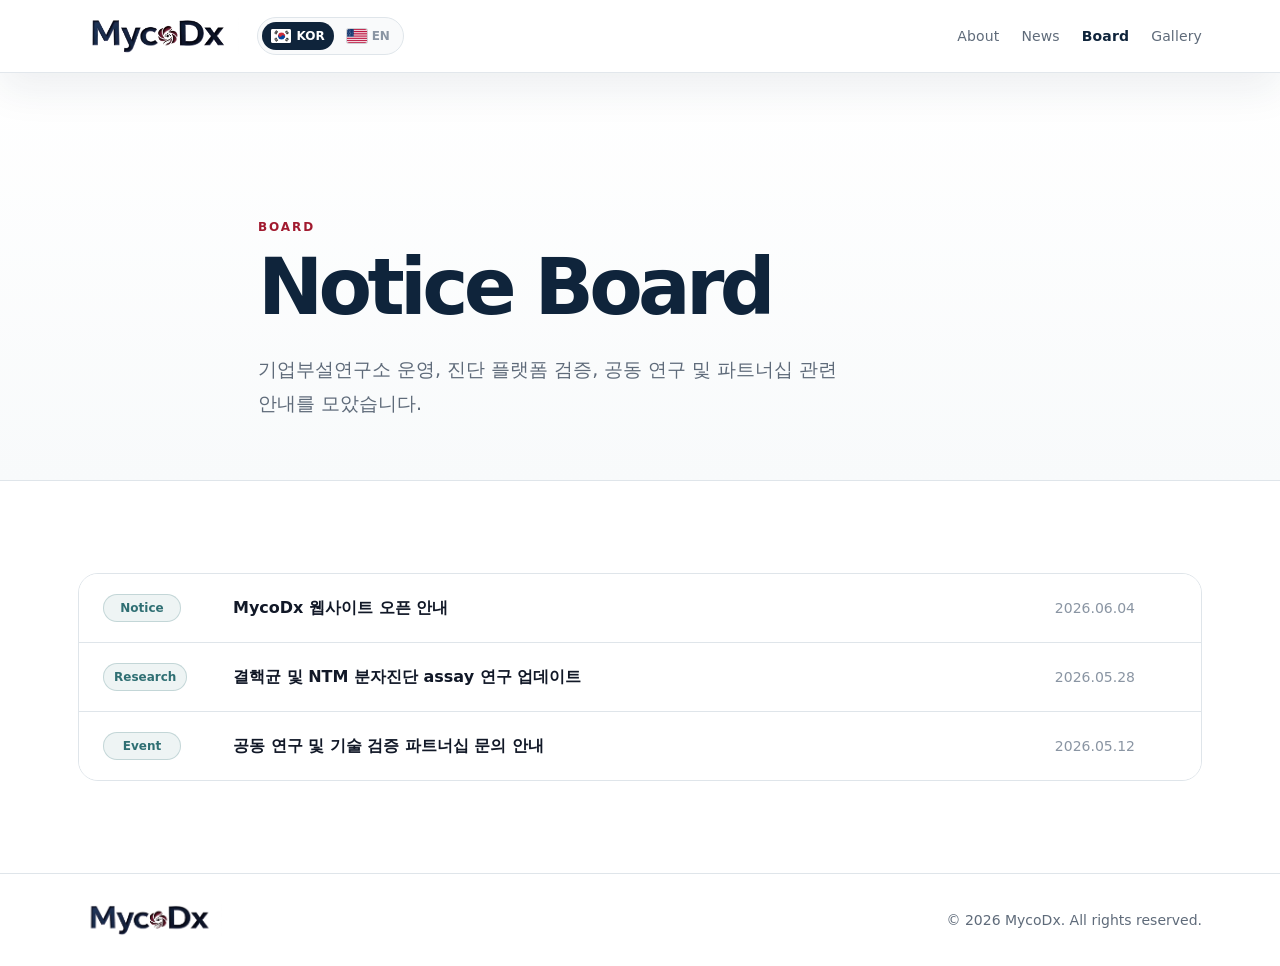
<file: board.html>
<!doctype html>
<html lang="ko">
  <head>
    <meta charset="utf-8" />
    <meta name="viewport" content="width=device-width,initial-scale=1" />
    <title>MycoDx | Tuberculosis &amp; NTM Diagnostics</title>
    <meta name="description" content="MycoDx tuberculosis and NTM molecular diagnostics platform" />
    <link rel="stylesheet" href="./css/style.css?v=20260605-4" />
  </head>
  <body class="subPage">
    <a class="skip" href="#main" data-i18n="skip">본문으로 바로가기</a>
    <header class="siteHeader" id="top">
      <div class="wrap headerInner">
        <div class="brandGroup">
          <a class="brand" href="./index.html" aria-label="MycoDx Home">
            <img src="./assets/images/logo-horizontal.png" alt="MycoDx" />
          </a>
          <div class="languageSwitch" aria-label="Language selector">
            <button type="button" data-lang-switch="ko" aria-pressed="true"><span class="flagIcon"><img src="./assets/images/flag-kr.png" alt="" /></span>KOR</button>
            <button type="button" data-lang-switch="en" aria-pressed="false"><span class="flagIcon"><img src="./assets/images/flag-us.png" alt="" /></span>EN</button>
          </div>
        </div>
        <nav class="desktopNav" aria-label="Main navigation">
          <a href="./index.html" data-i18n="navAbout">About</a>
          <a href="./news.html" data-i18n="navNews">News</a>
          <a href="./board.html" class="active" data-i18n="navBoard">Board</a>
          <a href="./gallery.html" data-i18n="navGallery">Gallery</a>
        </nav>
        <button class="menuBtn" type="button" aria-label="모바일 메뉴 열기" data-i18n-aria="menuOpen" aria-expanded="false">
          <span></span><span></span><span></span>
        </button>
      </div>
      <div class="mobileNav" hidden>
        <a href="./index.html" data-i18n="navAbout">About</a>
        <a href="./news.html" data-i18n="navNews">News</a>
        <a href="./board.html" data-i18n="navBoard">Board</a>
        <a href="./gallery.html" data-i18n="navGallery">Gallery</a>
      </div>
    </header>
    <main id="main">
      <section class="subHero sectionTop">
        <div class="wrap subHeroInner reveal">
          <p class="eyebrow">BOARD</p>
          <h1>Notice Board</h1>
          <p class="lead" data-i18n="boardLead">기업부설연구소 운영, 진단 플랫폼 검증, 공동 연구 및 파트너십 관련 안내를 모았습니다.</p>
        </div>
      </section>
      <section class="section">
        <div class="wrap boardPage" id="boardContent"></div>
      </section>
    </main>
    <footer class="footer">
      <div class="wrap footerInner">
        <img src="./assets/images/logo-horizontal.png" alt="MycoDx" />
        <p>© <span id="year"></span> MycoDx. All rights reserved.</p>
      </div>
    </footer>
    <script src="./js/i18n.js?v=20260605-4"></script>
    <script src="./js/content-loader.js?v=20260605-5"></script>
    <script>
      const menuBtn = document.querySelector('.menuBtn');
      const mobileNav = document.querySelector('.mobileNav');
      menuBtn?.addEventListener('click', () => {
        const opened = menuBtn.getAttribute('aria-expanded') === 'true';
        menuBtn.setAttribute('aria-expanded', String(!opened));
        mobileNav.hidden = opened;
      });
      mobileNav?.querySelectorAll('a').forEach((link) => {
        link.addEventListener('click', () => {
          mobileNav.hidden = true;
          menuBtn?.setAttribute('aria-expanded', 'false');
        });
      });
      document.getElementById('year').textContent = new Date().getFullYear();
      document.querySelectorAll('.reveal').forEach((el) => el.classList.add('isVisible'));
    </script>

    <div class="lightbox" id="boardLightbox" hidden>
      <button class="lightboxClose" type="button" aria-label="닫기" data-i18n-aria="close">×</button>
      <div class="lightboxInner boardLightboxInner">
        <div class="boardModalMeta">
          <span class="badge" data-board-label>Notice</span>
          <time data-board-date></time>
        </div>
        <h3 data-board-title></h3>
        <div class="boardModalImage" data-board-image hidden></div>
        <div class="boardModalBody" data-board-body></div>
      </div>
    </div>
    <script>
      const boardLightbox = document.getElementById('boardLightbox');
      const closeBoardLightbox = () => {
        boardLightbox.hidden = true;
        document.body.classList.remove('lock');
      };
      boardLightbox?.querySelector('.lightboxClose')?.addEventListener('click', closeBoardLightbox);
      boardLightbox?.addEventListener('click', (event) => {
        if (event.target === boardLightbox) closeBoardLightbox();
      });
    </script>

  </body>
</html>
</file>
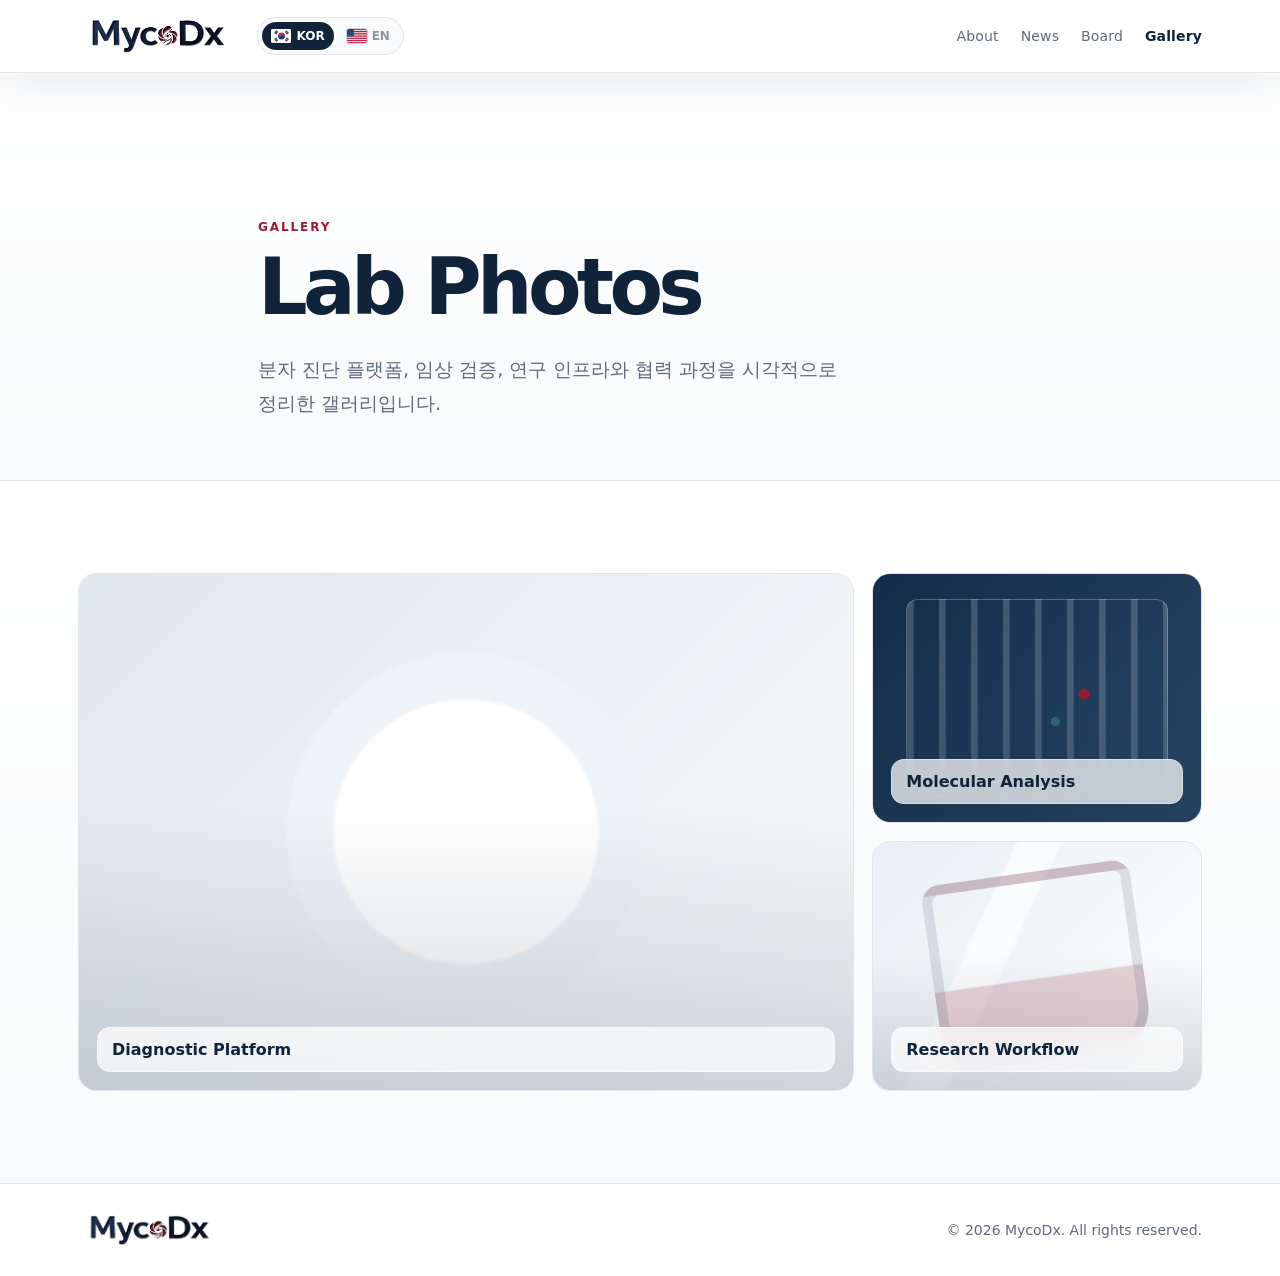
<file: gallery.html>
<!doctype html>
<html lang="ko">
  <head>
    <meta charset="utf-8" />
    <meta name="viewport" content="width=device-width,initial-scale=1" />
    <title>MycoDx | Tuberculosis &amp; NTM Diagnostics</title>
    <meta name="description" content="MycoDx tuberculosis and NTM molecular diagnostics platform" />
    <link rel="stylesheet" href="./css/style.css?v=20260605-4" />
  </head>
  <body class="subPage">
    <a class="skip" href="#main" data-i18n="skip">본문으로 바로가기</a>
    <header class="siteHeader" id="top">
      <div class="wrap headerInner">
        <div class="brandGroup">
          <a class="brand" href="./index.html" aria-label="MycoDx Home">
            <img src="./assets/images/logo-horizontal.png" alt="MycoDx" />
          </a>
          <div class="languageSwitch" aria-label="Language selector">
            <button type="button" data-lang-switch="ko" aria-pressed="true"><span class="flagIcon"><img src="./assets/images/flag-kr.png" alt="" /></span>KOR</button>
            <button type="button" data-lang-switch="en" aria-pressed="false"><span class="flagIcon"><img src="./assets/images/flag-us.png" alt="" /></span>EN</button>
          </div>
        </div>
        <nav class="desktopNav" aria-label="Main navigation">
          <a href="./index.html" data-i18n="navAbout">About</a>
          <a href="./news.html" data-i18n="navNews">News</a>
          <a href="./board.html" data-i18n="navBoard">Board</a>
          <a href="./gallery.html" class="active" data-i18n="navGallery">Gallery</a>
        </nav>
        <button class="menuBtn" type="button" aria-label="모바일 메뉴 열기" data-i18n-aria="menuOpen" aria-expanded="false">
          <span></span><span></span><span></span>
        </button>
      </div>
      <div class="mobileNav" hidden>
        <a href="./index.html" data-i18n="navAbout">About</a>
        <a href="./news.html" data-i18n="navNews">News</a>
        <a href="./board.html" data-i18n="navBoard">Board</a>
        <a href="./gallery.html" data-i18n="navGallery">Gallery</a>
      </div>
    </header>
    <main id="main">
      <section class="subHero sectionTop">
        <div class="wrap subHeroInner reveal">
          <p class="eyebrow">GALLERY</p>
          <h1>Lab Photos</h1>
          <p class="lead" data-i18n="galleryLead">분자 진단 플랫폼, 임상 검증, 연구 인프라와 협력 과정을 시각적으로 정리한 갤러리입니다.</p>
        </div>
      </section>
      <section class="section gallerySection">
        <div class="wrap" id="galleryContent"></div>
      </section>
    </main>
    <footer class="footer">
      <div class="wrap footerInner">
        <img src="./assets/images/logo-horizontal.png" alt="MycoDx" />
        <p>© <span id="year"></span> MycoDx. All rights reserved.</p>
      </div>
    </footer>
    <script src="./js/i18n.js?v=20260605-4"></script>
    <script src="./js/content-loader.js?v=20260605-5"></script>
    <script>
      const menuBtn = document.querySelector('.menuBtn');
      const mobileNav = document.querySelector('.mobileNav');
      menuBtn?.addEventListener('click', () => {
        const opened = menuBtn.getAttribute('aria-expanded') === 'true';
        menuBtn.setAttribute('aria-expanded', String(!opened));
        mobileNav.hidden = opened;
      });
      mobileNav?.querySelectorAll('a').forEach((link) => {
        link.addEventListener('click', () => {
          mobileNav.hidden = true;
          menuBtn?.setAttribute('aria-expanded', 'false');
        });
      });
      document.getElementById('year').textContent = new Date().getFullYear();
      document.querySelectorAll('.reveal').forEach((el) => el.classList.add('isVisible'));
      document.addEventListener('content:rendered', () => {
        document.querySelectorAll('.galleryCard').forEach((card) => {
          card.addEventListener('click', () => {
            lightboxTitle.textContent = card.dataset.title || 'Lab Photo';
            const image = card.dataset.image;
            document.querySelector('.lightboxMock').style.backgroundImage = image ? `url("${image}")` : '';
            document.querySelector('.lightboxMock').style.backgroundSize = image ? 'cover' : '';
            document.querySelector('.lightboxMock').style.backgroundPosition = image ? 'center' : '';
            lightbox.hidden = false;
            document.body.classList.add('lock');
          });
        });
      });
    </script>

    <div class="lightbox" id="lightbox" hidden>
      <button class="lightboxClose" type="button" aria-label="닫기" data-i18n-aria="close">×</button>
      <div class="lightboxInner">
        <div class="lightboxMock"></div>
        <h3 id="lightboxTitle">Lab Photo</h3>
      </div>
    </div>
    <script>
      const lightbox = document.getElementById('lightbox');
      const lightboxTitle = document.getElementById('lightboxTitle');
      document.querySelector('.lightboxClose')?.addEventListener('click', () => {
        lightbox.hidden = true;
        document.body.classList.remove('lock');
      });
      lightbox?.addEventListener('click', (event) => {
        if (event.target === lightbox) {
          lightbox.hidden = true;
          document.body.classList.remove('lock');
        }
      });
    </script>

  </body>
</html>
</file>
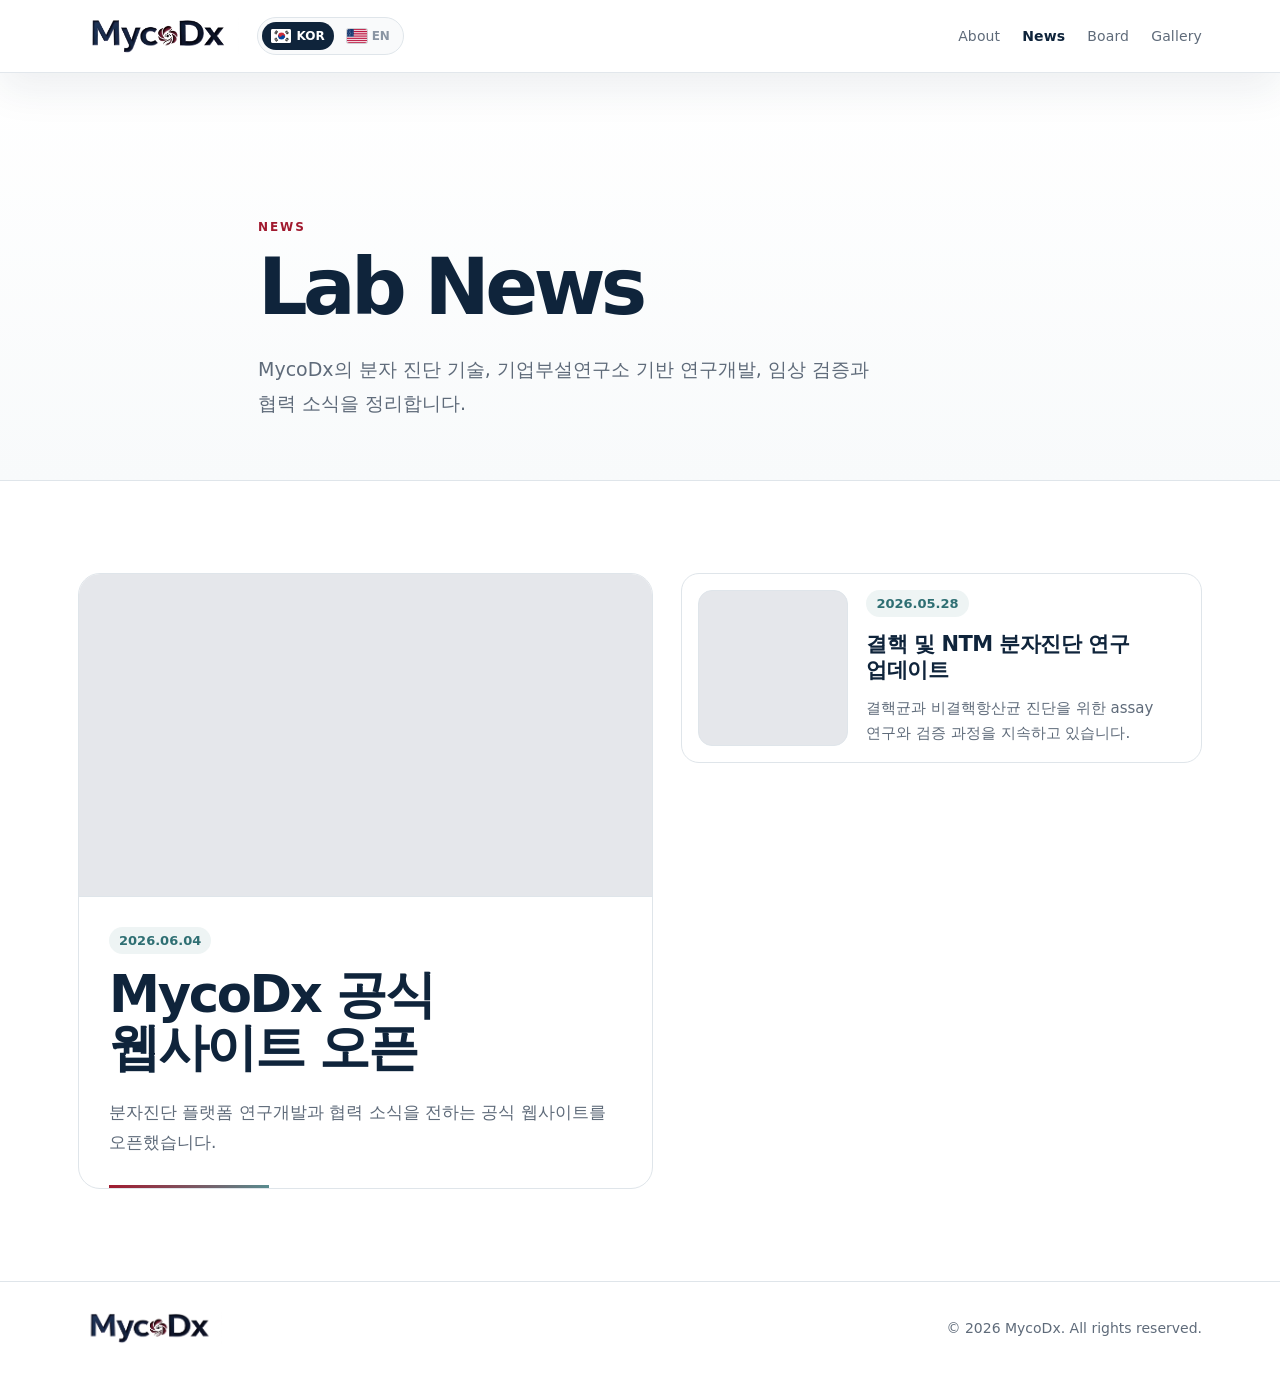
<file: news.html>
<!doctype html>
<html lang="ko">
  <head>
    <meta charset="utf-8" />
    <meta name="viewport" content="width=device-width,initial-scale=1" />
    <title>MycoDx | Tuberculosis &amp; NTM Diagnostics</title>
    <meta name="description" content="MycoDx tuberculosis and NTM molecular diagnostics platform" />
    <link rel="stylesheet" href="./css/style.css?v=20260605-4" />
  </head>
  <body class="subPage">
    <a class="skip" href="#main" data-i18n="skip">본문으로 바로가기</a>
    <header class="siteHeader" id="top">
      <div class="wrap headerInner">
        <div class="brandGroup">
          <a class="brand" href="./index.html" aria-label="MycoDx Home">
            <img src="./assets/images/logo-horizontal.png" alt="MycoDx" />
          </a>
          <div class="languageSwitch" aria-label="Language selector">
            <button type="button" data-lang-switch="ko" aria-pressed="true"><span class="flagIcon"><img src="./assets/images/flag-kr.png" alt="" /></span>KOR</button>
            <button type="button" data-lang-switch="en" aria-pressed="false"><span class="flagIcon"><img src="./assets/images/flag-us.png" alt="" /></span>EN</button>
          </div>
        </div>
        <nav class="desktopNav" aria-label="Main navigation">
          <a href="./index.html" data-i18n="navAbout">About</a>
          <a href="./news.html" class="active" data-i18n="navNews">News</a>
          <a href="./board.html" data-i18n="navBoard">Board</a>
          <a href="./gallery.html" data-i18n="navGallery">Gallery</a>
        </nav>
        <button class="menuBtn" type="button" aria-label="모바일 메뉴 열기" data-i18n-aria="menuOpen" aria-expanded="false">
          <span></span><span></span><span></span>
        </button>
      </div>
      <div class="mobileNav" hidden>
        <a href="./index.html" data-i18n="navAbout">About</a>
        <a href="./news.html" data-i18n="navNews">News</a>
        <a href="./board.html" data-i18n="navBoard">Board</a>
        <a href="./gallery.html" data-i18n="navGallery">Gallery</a>
      </div>
    </header>
    <main id="main">
      <section class="subHero sectionTop">
        <div class="wrap subHeroInner reveal">
          <p class="eyebrow">NEWS</p>
          <h1>Lab News</h1>
          <p class="lead" data-i18n="newsLead">MycoDx의 분자 진단 기술, 기업부설연구소 기반 연구개발, 임상 검증과 협력 소식을 정리합니다.</p>
        </div>
      </section>
      <section class="section">
        <div class="wrap" id="newsContent"></div>
      </section>
    </main>
    <footer class="footer">
      <div class="wrap footerInner">
        <img src="./assets/images/logo-horizontal.png" alt="MycoDx" />
        <p>© <span id="year"></span> MycoDx. All rights reserved.</p>
      </div>
    </footer>
    <script src="./js/i18n.js?v=20260605-4"></script>
    <script src="./js/content-loader.js?v=20260605-5"></script>
    <script>
      const menuBtn = document.querySelector('.menuBtn');
      const mobileNav = document.querySelector('.mobileNav');
      menuBtn?.addEventListener('click', () => {
        const opened = menuBtn.getAttribute('aria-expanded') === 'true';
        menuBtn.setAttribute('aria-expanded', String(!opened));
        mobileNav.hidden = opened;
      });
      mobileNav?.querySelectorAll('a').forEach((link) => {
        link.addEventListener('click', () => {
          mobileNav.hidden = true;
          menuBtn?.setAttribute('aria-expanded', 'false');
        });
      });
      document.getElementById('year').textContent = new Date().getFullYear();
      document.querySelectorAll('.reveal').forEach((el) => el.classList.add('isVisible'));
    </script>

  </body>
</html>
</file>
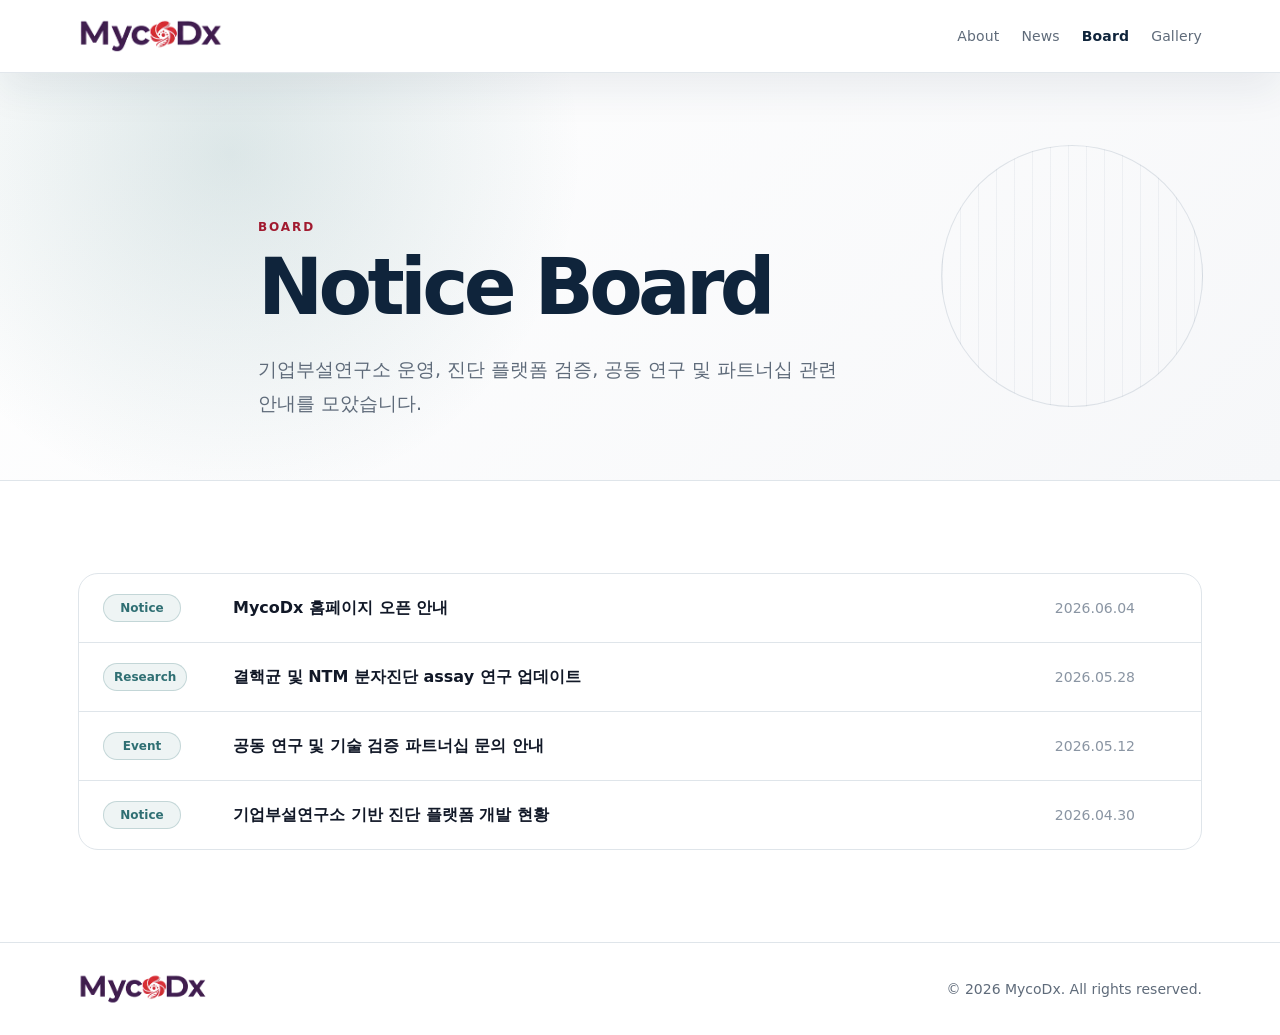
<file: page_test/board.html>
<!doctype html>
<html lang="ko">
  <head>
    <meta charset="utf-8" />
    <meta name="viewport" content="width=device-width,initial-scale=1" />
    <title>MycoDx | Tuberculosis &amp; NTM Diagnostics</title>
    <meta name="description" content="MycoDx tuberculosis and NTM molecular diagnostics platform" />
    <link rel="stylesheet" href="./css/style.css" />
  </head>
  <body class="subPage">
    <a class="skip" href="#main">본문으로 바로가기</a>
    <header class="siteHeader" id="top">
      <div class="wrap headerInner">
        <a class="brand" href="./index.html" aria-label="MycoDx Home">
          <img src="./assets/images/logo-horizontal.png" alt="MycoDx" />
        </a>
        <nav class="desktopNav" aria-label="Main navigation">
          <a href="./index.html">About</a>
          <a href="./news.html" >News</a>
          <a href="./board.html" class="active">Board</a>
          <a href="./gallery.html" >Gallery</a>
        </nav>
        <button class="menuBtn" type="button" aria-label="모바일 메뉴 열기" aria-expanded="false">
          <span></span><span></span><span></span>
        </button>
      </div>
      <div class="mobileNav" hidden>
        <a href="./index.html">About</a>
        <a href="./news.html">News</a>
        <a href="./board.html">Board</a>
        <a href="./gallery.html">Gallery</a>
      </div>
    </header>
    <main id="main">
      <section class="subHero sectionTop">
        <div class="wrap subHeroInner reveal">
          <p class="eyebrow">BOARD</p>
          <h1>Notice Board</h1>
          <p class="lead">기업부설연구소 운영, 진단 플랫폼 검증, 공동 연구 및 파트너십 관련 안내를 모았습니다.</p>
        </div>
      </section>
      <section class="section">
        <div class="wrap boardPage" id="boardContent"></div>
      </section>
    </main>
    <footer class="footer">
      <div class="wrap footerInner">
        <img src="./assets/images/logo-horizontal.png" alt="MycoDx" />
        <p>© <span id="year"></span> MycoDx. All rights reserved.</p>
      </div>
    </footer>
    <script src="./js/content-loader.js"></script>
    <script>
      const menuBtn = document.querySelector('.menuBtn');
      const mobileNav = document.querySelector('.mobileNav');
      menuBtn?.addEventListener('click', () => {
        const opened = menuBtn.getAttribute('aria-expanded') === 'true';
        menuBtn.setAttribute('aria-expanded', String(!opened));
        mobileNav.hidden = opened;
      });
      mobileNav?.querySelectorAll('a').forEach((link) => {
        link.addEventListener('click', () => {
          mobileNav.hidden = true;
          menuBtn?.setAttribute('aria-expanded', 'false');
        });
      });
      document.getElementById('year').textContent = new Date().getFullYear();
      document.querySelectorAll('.reveal').forEach((el) => el.classList.add('isVisible'));
    </script>

  </body>
</html>
</file>
<file: css/style.css>
:root {
  --ink: #111827;
  --sub: #5f6b7a;
  --muted: #8a95a3;
  --bg: #ffffff;
  --soft: #f5f7f9;
  --soft2: #eef2f5;
  --line: #dfe5ea;
  --navy: #18324f;
  --navy2: #0f243b;
  --accent: #2f6f73;
  --red: #a11a2f;
  --radius: 14px;
  --frame: 1180px;
  --pad: 28px;
  --primary: var(--navy2);
  --ease-out: cubic-bezier(.16, 1, .3, 1);
  --ease-soft: cubic-bezier(.22, .61, .36, 1);
  --font: ui-sans-serif, system-ui, -apple-system, BlinkMacSystemFont, "Segoe UI", Roboto, "Noto Sans KR", "Apple SD Gothic Neo", "Malgun Gothic", Arial, sans-serif;
}

* { box-sizing: border-box; }
html {
  scroll-behavior: smooth;
  scroll-padding-top: 92px;
}
body {
  margin: 0;
  font-family: var(--font);
  color: var(--ink);
  background: var(--bg);
  text-rendering: optimizeLegibility;
}
body.lock { overflow: hidden; }
section {
  scroll-margin-top: 92px;
}
a { color: inherit; text-decoration: none; }
button, input, textarea { font: inherit; }
button { color: inherit; }

.wrap { width: min(var(--frame), 100%); margin: 0 auto; padding: 0 var(--pad); }
.skip { position: absolute; left: -999px; top: 12px; background: #fff; border: 1px solid var(--line); padding: 10px 12px; border-radius: 8px; z-index: 9999; }
.skip:focus { left: 12px; }

.siteHeader {
  position: fixed;
  top: 0;
  left: 0;
  right: 0;
  z-index: 100;
  background: rgba(255,255,255,.96);
  backdrop-filter: blur(18px);
  border-bottom: 1px solid rgba(223,229,234,.9);
  box-shadow: 0 16px 40px rgba(24,50,79,.08);
  transition: box-shadow .35s var(--ease-out), background .35s var(--ease-out);
}
.headerInner { height: 72px; display: flex; align-items: center; justify-content: space-between; gap: 24px; }
.brandGroup { display: flex; align-items: center; gap: 18px; min-width: 0; }
.brand img { height: 36px; width: auto; display: block; transition: transform .45s var(--ease-out), opacity .45s var(--ease-out); }
.brand:hover img { transform: translateY(-1px) scale(1.015); }
.languageSwitch { display: inline-flex; align-items: center; gap: 4px; padding: 4px; border: 1px solid var(--line); border-radius: 999px; background: rgba(248,250,251,.86); }
.languageSwitch button { display: inline-flex; align-items: center; gap: 5px; min-height: 28px; padding: 0 9px; border: 0; border-radius: 999px; background: transparent; color: var(--muted); font-size: 12px; font-weight: 850; cursor: pointer; }
.languageSwitch button.active { background: var(--navy2); color: #fff; }
.flagIcon {
  flex: 0 0 auto;
  width: 20px;
  height: 14px;
  overflow: hidden;
  border-radius: 2px;
  background: #fff;
  box-shadow: 0 0 0 1px rgba(17,24,39,.18);
}
.flagIcon img { display: block; width: 100%; height: 100%; object-fit: cover; }
main { padding-top: 72px; }
.desktopNav { display: flex; align-items: center; gap: 22px; font-size: 14px; color: var(--sub); letter-spacing: .01em; }
.desktopNav a { position: relative; padding: 26px 0; }
.desktopNav a::after { content: ""; position: absolute; left: 0; right: 0; bottom: 18px; height: 2px; background: var(--red); transform: scaleX(0); transform-origin: left; transition: transform .35s var(--ease-out); }
.desktopNav a:hover { color: var(--ink); transition: color .25s ease; }
.desktopNav a:hover::after { transform: scaleX(1); }
.menuBtn { display: none; width: 42px; height: 42px; border: 1px solid var(--line); border-radius: 10px; background: #fff; place-items: center; gap: 4px; cursor: pointer; transition: transform .3s var(--ease-out), border-color .3s var(--ease-out); }
.menuBtn:hover { transform: translateY(-1px); border-color: rgba(24,50,79,.28); }
.menuBtn span { display: block; width: 18px; height: 2px; background: var(--navy); border-radius: 99px; transition: transform .32s var(--ease-out), opacity .22s ease; }
.menuBtn[aria-expanded="true"] span:nth-child(1) { transform: translateY(6px) rotate(45deg); }
.menuBtn[aria-expanded="true"] span:nth-child(2) { opacity: 0; }
.menuBtn[aria-expanded="true"] span:nth-child(3) { transform: translateY(-6px) rotate(-45deg); }
.mobileNav { padding: 8px var(--pad) 16px; border-top: 1px solid var(--line); background: #fff; }
.mobileNav a { display: block; padding: 13px 0; border-bottom: 1px solid var(--line); color: var(--sub); }

.sectionTop { padding-top: 88px; }
.section { padding: 92px 0; }
.mutedSection { background: var(--soft); border-top: 1px solid var(--line); border-bottom: 1px solid var(--line); }
.eyebrow { margin: 0 0 14px; font-size: 12px; letter-spacing: .16em; color: var(--red); font-weight: 800; text-transform: uppercase; }
h1, h2, h3, p { margin-top: 0; }
h1 { margin-bottom: 0; font-size: clamp(42px, 5.6vw, 82px); line-height: 1.02; letter-spacing: -.04em; color: var(--navy2); word-break: keep-all; overflow-wrap: normal; }
h2 { margin-bottom: 0; font-size: clamp(34px, 4vw, 52px); line-height: 1.08; letter-spacing: -.045em; color: var(--navy2); }
h3 { margin-bottom: 0; font-size: 22px; line-height: 1.3; letter-spacing: -.025em; color: var(--navy2); }
.lead { margin: 26px 0 0; max-width: 620px; color: var(--sub); font-size: 19px; line-height: 1.8; }
.prose p, .sectionDesc { color: var(--sub); font-size: 16px; line-height: 1.85; }
.lead, .prose p, .sectionDesc, .researchCard p, .stepItem p, .linkCard p, .newsDigest p {
  word-break: keep-all;
  overflow-wrap: break-word;
}
.prose p + p { margin-top: 18px; }
.centeredProse {
  align-self: center;
  max-width: 760px;
}
.centeredProse p { margin-left: auto; margin-right: auto; }
.sectionHead { margin-bottom: 36px; max-width: 760px; }
.rowHead { display: flex; justify-content: space-between; align-items: end; gap: 40px; max-width: none; }
.rowHead .sectionDesc { max-width: 420px; margin: 0; }

.btn { display: inline-flex; align-items: center; justify-content: center; min-height: 44px; padding: 0 18px; border-radius: 999px; border: 1px solid var(--line); font-weight: 750; font-size: 14px; transition: transform .32s var(--ease-out), background .32s var(--ease-out), border-color .32s var(--ease-out), box-shadow .32s var(--ease-out); }
.btn:hover { transform: translateY(-2px); box-shadow: 0 12px 24px rgba(24,50,79,.10); }
.btn.primary { color: #fff; background: var(--navy2); border-color: var(--navy2); }
.btn.primary:hover { background: var(--navy); }
.btn.ghost { color: var(--navy2); background: #fff; }

.reveal { opacity: 0; transform: translateY(32px); transition: opacity 1.08s var(--ease-out), transform 1.08s var(--ease-out); will-change: opacity, transform; }
.reveal.isVisible { opacity: 1; transform: translateY(0); }
body.subPage .reveal {
  opacity: 1;
  transform: none;
  transition-property: none;
}
.delay1 { transition-delay: 100ms; }
.delay2 { transition-delay: 180ms; }

.hero { position: relative; min-height: calc(100vh - 72px); display: flex; align-items: center; overflow: hidden; background: linear-gradient(180deg, #fff 0%, #fafbfc 100%); }
.heroBg { position: absolute; inset: 0; pointer-events: none; background: radial-gradient(circle at 74% 28%, rgba(47,111,115,.14), transparent 30%), radial-gradient(circle at 18% 20%, rgba(161,26,47,.08), transparent 24%); animation: ambientDrift 14s ease-in-out infinite alternate; }
.heroBg::before { content: ""; position: absolute; inset: 0; background-image: linear-gradient(rgba(24,50,79,.05) 1px, transparent 1px), linear-gradient(90deg, rgba(24,50,79,.05) 1px, transparent 1px); background-size: 44px 44px; mask-image: linear-gradient(to bottom, rgba(0,0,0,.55), transparent 76%); }
@keyframes ambientDrift { from { transform: scale(1) translate3d(0, 0, 0); } to { transform: scale(1.035) translate3d(-10px, 8px, 0); } }
.heroGrid { position: relative; display: grid; grid-template-columns: minmax(0, 1.02fr) minmax(360px, .86fr); align-items: center; gap: 70px; }
.heroActions { display: flex; flex-wrap: wrap; gap: 12px; margin-top: 34px; }
.labVisual { --scan-distance: 210px; position: relative; display: grid; grid-template-rows: 54px 1fr; height: clamp(440px, 42vw, 540px); min-height: 0; border: 1px solid var(--line); border-radius: 28px; overflow: hidden; background: linear-gradient(135deg, #f8fafc, #edf2f6); box-shadow: 0 24px 70px rgba(24, 50, 79, .10); }
.labVisual::before { content: ""; position: absolute; inset: 72px 0 auto auto; width: 72%; height: 1px; background: var(--line); }
.visualTop { height: 54px; padding: 18px 20px; display: flex; gap: 8px; border-bottom: 1px solid var(--line); background: rgba(255,255,255,.55); }
.visualTop span { width: 10px; height: 10px; border-radius: 50%; background: #c8d1d9; }
.labVisualBody {
  position: relative;
  min-height: 0;
  display: grid;
  grid-template-rows: minmax(0, 1fr) auto;
}
.labVisualImage {
  position: relative;
  min-height: 0;
  overflow: hidden;
  background-color: #f3f7fa;
  background-image: url("../assets/images/hero-diagnostic-plates.png");
  background-size: contain;
  background-position: center;
  background-repeat: no-repeat;
}
.labVisualImage::after {
  content: "";
  position: absolute;
  left: 28px;
  right: 28px;
  top: 42px;
  height: 2px;
  background: linear-gradient(90deg, transparent, rgba(161,26,47,.74), transparent);
  animation: scan 4.8s var(--ease-soft) infinite;
  z-index: 1;
}
.scanLine { display: none; }
@keyframes scan { 0%,100% { transform: translateY(0); opacity: .30; } 50% { transform: translateY(var(--scan-distance)); opacity: .86; } }
.visualInfoLayer {
  position: relative;
  z-index: 3;
  padding: 22px 28px 28px;
  background: linear-gradient(180deg, rgba(248,250,251,.98), #f8fafc);
}
.visualInfo { display: flex; align-items: center; gap: 14px; padding: 18px; border: 1px solid rgba(223,229,234,.9); border-radius: 18px; background: rgba(255,255,255,.92); backdrop-filter: blur(10px); }
.visualInfo img { width: 46px; height: 46px; object-fit: contain; }
.visualInfo strong { display: block; font-size: 15px; color: var(--navy2); }
.visualInfo p { margin: 3px 0 0; color: var(--sub); font-size: 13px; }

.split { display: grid; grid-template-columns: .8fr 1.2fr; gap: 72px; align-items: start; }
.camelliaVisual {
  position: relative;
  width: min(300px, 100%);
  aspect-ratio: 1;
  margin: 34px 0 0;
  display: grid;
  place-items: center;
  overflow: hidden;
  border: 1px solid var(--line);
  border-radius: 24px;
  background:
    radial-gradient(circle at 50% 46%, rgba(255,255,255,.9) 0 25%, transparent 26%),
    radial-gradient(circle at 26% 22%, rgba(161,26,47,.10), transparent 34%),
    radial-gradient(circle at 78% 74%, rgba(47,111,115,.12), transparent 34%),
    linear-gradient(135deg, #fff, #f6f8fa);
  box-shadow: 0 22px 54px rgba(24,50,79,.09);
}
.camelliaVisual::before {
  content: "";
  position: absolute;
  inset: 24px;
  border: 1px solid rgba(24,50,79,.08);
  border-radius: 999px;
}
.camelliaVisual::after {
  content: "";
  position: absolute;
  inset: 0;
  background-image:
    linear-gradient(rgba(24,50,79,.045) 1px, transparent 1px),
    linear-gradient(90deg, rgba(24,50,79,.045) 1px, transparent 1px);
  background-size: 28px 28px;
  mask-image: radial-gradient(circle at center, rgba(0,0,0,.5), transparent 72%);
}
.camelliaVisual img {
  position: relative;
  z-index: 1;
  width: clamp(150px, 58%, 188px);
  height: auto;
  filter: drop-shadow(0 18px 24px rgba(24,50,79,.14));
}
.researchGrid { display: grid; grid-template-columns: repeat(3, minmax(0, 1fr)); border: 1px solid var(--line); background: #fff; }
.researchCard { min-height: 260px; padding: 28px; border-right: 1px solid var(--line); display: flex; flex-direction: column; justify-content: space-between; transition: background .35s var(--ease-out), transform .35s var(--ease-out), box-shadow .35s var(--ease-out); }
.researchCard:last-child { border-right: 0; }
.researchCard:hover { background: #fbfcfd; transform: translateY(-6px); box-shadow: 0 18px 40px rgba(24,50,79,.08); }
.num { color: var(--accent); font-weight: 850; font-size: 13px; }
.researchCard p { margin: 18px 0 0; color: var(--sub); line-height: 1.75; }

.pipelineSection { padding-block: clamp(96px, 10vw, 150px); }
.pipelineLayout {
  display: grid;
  gap: clamp(54px, 7vw, 96px);
}
.pipelineIntro {
  display: grid;
  grid-template-columns: minmax(0, .92fr) minmax(320px, .68fr);
  gap: clamp(32px, 6vw, 82px);
  align-items: end;
}
.pipelineIntro .eyebrow { margin-bottom: 18px; }
.pipelineIntro h2 {
  max-width: 860px;
  font-size: clamp(58px, 9vw, 132px);
  line-height: .9;
  letter-spacing: 0;
}
.pipelineIntro .sectionDesc {
  margin: 0;
  max-width: 520px;
  color: rgba(255,255,255,.76);
  font-size: clamp(17px, 1.45vw, 21px);
  line-height: 1.7;
}
.steps,
.pipelineSteps {
  display: grid;
  gap: 0;
}
.steps::before { display: none; }
.stepItem {
  position: relative;
  display: grid;
  grid-template-columns: minmax(78px, .18fr) minmax(0, 1fr) minmax(92px, .18fr);
  gap: clamp(20px, 3.2vw, 48px);
  align-items: start;
  min-height: 0;
  padding: clamp(30px, 4vw, 54px) 0;
  border-top: 1px solid rgba(255,255,255,.28);
  background: transparent;
  box-shadow: none;
  transition: border-color .35s var(--ease-out), transform .35s var(--ease-out);
}
.stepItem:last-child {
  border-bottom: 1px solid rgba(255,255,255,.28);
}
.stepItem::before {
  content: "";
  position: absolute;
  left: 0;
  top: -1px;
  width: 0;
  height: 1px;
  background: rgba(255,255,255,.92);
  transition: width .55s var(--ease-out);
}
.stepItem::after {
  content: "";
  position: absolute;
  inset: 0;
  z-index: -1;
  opacity: 0;
  background:
    linear-gradient(90deg, rgba(255,255,255,.075), transparent 70%),
    radial-gradient(circle at 100% 20%, rgba(143,211,208,.16), transparent 32%);
  transition: opacity .35s var(--ease-out);
}
.stepItem:hover {
  border-color: rgba(255,255,255,.56);
  transform: translateX(8px);
}
.stepItem:hover::before { width: 100%; }
.stepItem:hover::after { opacity: 1; }
.stepNum {
  color: rgba(255,255,255,.48);
  font-size: clamp(38px, 5.4vw, 82px);
  font-weight: 800;
  line-height: .85;
  letter-spacing: 0;
}
.stepBody {
  min-width: 0;
}
.stepMeta,
.stepStatus {
  margin: 0;
  color: #ff8a9b;
  font-size: 12px;
  font-weight: 850;
  letter-spacing: .14em;
  line-height: 1.4;
  text-transform: uppercase;
}
.stepItem h3 {
  margin-top: 8px;
  color: #ffffff;
  font-size: clamp(34px, 5vw, 72px);
  line-height: .98;
  letter-spacing: 0;
}
.stepItem .stepBody > p:not(.stepMeta) {
  max-width: 760px;
  margin: 20px 0 0;
  color: rgba(255,255,255,.78);
  font-size: clamp(17px, 1.9vw, 24px);
  line-height: 1.6;
}
.stepStatus {
  justify-self: end;
  margin-top: 8px;
  color: rgba(143,211,208,.88);
}

.partnershipSection {
  background: #e9edf1;
}
.partnershipHead {
  margin: 0 auto 48px;
  text-align: center;
}
.partnershipHead h2 {
  color: #0b1224;
  font-size: clamp(46px, 5.8vw, 76px);
  line-height: 1;
  letter-spacing: 0;
}
.partnershipHead p {
  margin: 26px 0 0;
  color: #3f4b63;
  font-size: clamp(20px, 2vw, 29px);
  line-height: 1.5;
}
.partnerCards {
  display: grid;
  grid-template-columns: repeat(3, minmax(0, 1fr));
  gap: 28px;
}
.partnerCard,
.partnerInquiry {
  border-radius: 24px;
  background: #fff;
  box-shadow: 0 22px 50px rgba(15,36,59,.08);
}
.partnerCard {
  min-height: 238px;
  padding: 46px 30px 40px;
  display: grid;
  justify-items: center;
  align-content: center;
  text-align: center;
}
.partnerIcon {
  display: grid;
  place-items: center;
  width: 86px;
  height: 86px;
  margin-bottom: 28px;
  border-radius: 999px;
  background: #071020;
  color: #fff;
}
.partnerIcon svg {
  width: 34px;
  height: 34px;
  fill: none;
  stroke: currentColor;
  stroke-width: 2;
  stroke-linecap: round;
  stroke-linejoin: round;
}
.partnerCard h3 {
  color: #050b18;
  font-size: clamp(28px, 2.8vw, 38px);
  letter-spacing: 0;
}
.partnerCard p {
  margin: 18px 0 0;
  color: #4a566c;
  font-size: clamp(18px, 1.8vw, 25px);
  line-height: 1.55;
  word-break: keep-all;
}
.partnerInquiry {
  margin-top: 38px;
  padding: 52px 28px 58px;
  text-align: center;
}
.partnerInquiry h3 {
  color: #0b1224;
  font-size: clamp(38px, 4.5vw, 54px);
  line-height: 1.08;
  letter-spacing: 0;
}
.partnerInquiry p {
  max-width: 890px;
  margin: 24px auto 0;
  color: #3f4b63;
  font-size: clamp(18px, 2vw, 27px);
  line-height: 1.75;
  word-break: keep-all;
}
.partnerInquiry .btn {
  margin-top: 22px;
  min-width: 170px;
  min-height: 56px;
  border-radius: 14px;
  font-size: 20px;
}

.newsGrid { display: grid; grid-template-columns: .7fr 1.3fr; gap: 76px; }
.newsPanel { display: grid; gap: 18px; }
.featuredNews { display: grid; grid-template-columns: 230px 1fr; gap: 24px; align-items: stretch; padding: 18px; border: 1px solid var(--line); border-radius: 20px; background: #fff; transition: transform .35s var(--ease-out), border-color .35s var(--ease-out), box-shadow .35s var(--ease-out); }
.featuredNews:hover { transform: translateY(-4px); border-color: rgba(161,26,47,.28); box-shadow: 0 18px 40px rgba(24,50,79,.08); }
.featuredNews h3 { margin-top: 8px; }
.featuredNews p { margin: 12px 0 0; color: var(--sub); line-height: 1.65; }
.featuredNews time { color: var(--muted); font-size: 14px; font-weight: 700; }
.thumb { position: relative; min-height: 0; aspect-ratio: 4 / 3; overflow: hidden; border-radius: 15px; background: #f3f6f8; border: 1px solid var(--line); }
.researchThumb { position: relative; overflow: hidden; }
.researchThumb::before { content: ""; position: absolute; inset: 28px; border-radius: 50%; border: 12px solid rgba(255,255,255,.9); background: radial-gradient(circle at 45% 45%, rgba(161,26,47,.35) 0 5px, transparent 6px), radial-gradient(circle at 62% 56%, rgba(47,111,115,.28) 0 4px, transparent 5px), #f6f7f9; box-shadow: 0 18px 40px rgba(24,50,79,.12); }
.newsList { border-top: 1px solid var(--line); background: #fff; border-left: 1px solid var(--line); border-right: 1px solid var(--line); }
.newsItem { display: grid; grid-template-columns: 120px 1fr; gap: 22px; padding: 22px; border-bottom: 1px solid var(--line); color: var(--navy2); }
.newsItem time { color: var(--muted); font-size: 14px; }
.newsItem span { font-weight: 700; }
.newsItem:hover span { color: var(--red); }

.boardWrap { border: 1px solid var(--line); border-radius: 20px; overflow: hidden; background: #fff; }
.boardToolbar { display: flex; flex-wrap: wrap; gap: 8px; padding: 18px; border-bottom: 1px solid var(--line); background: var(--soft); }
.chip { border: 1px solid var(--line); background: #fff; border-radius: 999px; padding: 9px 14px; font-weight: 800; font-size: 13px; color: var(--sub); cursor: pointer; transition: background .3s var(--ease-out), color .3s var(--ease-out), transform .3s var(--ease-out); }
.chip.active, .chip:hover { background: var(--navy2); color: #fff; }
.chip:hover { transform: translateY(-1px); }
.boardList { display: grid; }
.boardRow { display: grid; grid-template-columns: 110px 1fr 120px 22px; align-items: center; gap: 20px; padding: 20px 24px; border-bottom: 1px solid var(--line); transition: background .3s var(--ease-out), transform .3s var(--ease-out); }
button.boardRow { width: 100%; border-top: 0; border-right: 0; border-left: 0; background: #fff; text-align: left; cursor: pointer; }
.boardRow:last-child { border-bottom: 0; }
.boardRow:hover { background: #fbfcfd; transform: translateX(4px); }
.badge { display: inline-flex; justify-content: center; align-items: center; width: fit-content; min-width: 78px; min-height: 28px; padding: 0 10px; border: 1px solid rgba(47,111,115,.22); border-radius: 999px; color: var(--accent); background: rgba(47,111,115,.08); font-size: 12px; font-weight: 850; }
.boardRow time { color: var(--muted); font-size: 14px; text-align: right; }

.gallerySection { background: linear-gradient(180deg, #fff, #f8fafb); }
.galleryGrid { display: grid; grid-template-columns: repeat(4, 1fr); grid-auto-rows: clamp(200px, 20vw, 250px); gap: 18px; }
.galleryCard { position: relative; display: block; padding: 0; border: 1px solid var(--line); border-radius: 20px; overflow: hidden; background: #fff; cursor: pointer; text-align: left; transition: transform .42s var(--ease-out), box-shadow .42s var(--ease-out), border-color .42s var(--ease-out); }
.galleryCard:hover { transform: translateY(-7px); box-shadow: 0 20px 48px rgba(24,50,79,.12); border-color: rgba(47,111,115,.28); }
.galleryCard.large { grid-column: span 2; grid-row: span 2; }
.galleryMock { display: block; position: absolute; inset: 0; background: #eef2f5; transition: transform .7s var(--ease-out), filter .7s var(--ease-out); }
.galleryPhoto { position: absolute; inset: 0; width: 100%; height: 100%; object-fit: cover; transition: transform .7s var(--ease-out), filter .7s var(--ease-out); }
.galleryCard:hover .galleryMock { transform: scale(1.035); filter: saturate(1.05); }
.galleryCard:hover .galleryPhoto { transform: scale(1.035); filter: saturate(1.05); }
.galleryCard strong { position: absolute; left: 18px; right: 18px; bottom: 18px; padding: 12px 14px; border: 1px solid rgba(255,255,255,.45); border-radius: 13px; background: rgba(255,255,255,.72); backdrop-filter: blur(10px); color: var(--navy2); }
.plateImg { background: radial-gradient(circle at 50% 50%, #fff 0 28%, #eef3f7 29% 38%, transparent 39%), radial-gradient(circle at 44% 48%, rgba(161,26,47,.35) 0 7px, transparent 8px), radial-gradient(circle at 57% 56%, rgba(47,111,115,.3) 0 5px, transparent 6px), linear-gradient(135deg, #dfe7ee, #f9fbfc); }
.tubeImg { background: linear-gradient(115deg, transparent 0 32%, rgba(255,255,255,.75) 33% 42%, transparent 43%), linear-gradient(135deg, #e9eff4, #fff); }
.tubeImg::after { content: ""; position: absolute; inset: clamp(30px, 12%, 46px) clamp(46px, 18%, 76px); border-radius: 18px 18px 42px 42px; border: 10px solid rgba(24,50,79,.12); background: linear-gradient(to top, rgba(161,26,47,.18) 0 42%, transparent 43%); transform: rotate(-8deg); }
.screenImg { background: linear-gradient(135deg, #132c47, #294866); }
.screenImg::after { content: ""; position: absolute; inset: clamp(24px, 10%, 42px); border: 1px solid rgba(255,255,255,.25); border-radius: 12px; background: linear-gradient(90deg, rgba(255,255,255,.18) 20%, transparent 21% 100%), radial-gradient(circle at 68% 48%, rgba(161,26,47,.9) 0 5px, transparent 6px), radial-gradient(circle at 57% 62%, rgba(47,111,115,.9) 0 4px, transparent 5px); background-size: 32px 100%, auto, auto; }
.labImg { background: linear-gradient(135deg, #f4f7f9 0 34%, #e1e8ee 35% 100%); }
.labImg::after { content: ""; position: absolute; left: clamp(24px, 10%, 38px); right: clamp(24px, 10%, 38px); bottom: clamp(38px, 16%, 58px); height: clamp(54px, 24%, 72px); border-radius: 8px; background: rgba(24,50,79,.12); box-shadow: 0 -76px 0 rgba(255,255,255,.65); }
.meetingImg { background: radial-gradient(circle at 30% 42%, rgba(24,50,79,.22) 0 22px, transparent 23px), radial-gradient(circle at 64% 44%, rgba(47,111,115,.24) 0 24px, transparent 25px), radial-gradient(circle at 48% 62%, rgba(161,26,47,.18) 0 20px, transparent 21px), linear-gradient(135deg, #f3f6f8, #fff); }

.contactSection { background: var(--navy2); color: #fff; }
.contactSection h2 { color: #fff; }
.contactSection .sectionDesc { color: rgba(255,255,255,.72); max-width: 460px; margin-top: 18px; }
.contactGrid { display: grid; gap: 38px; align-items: start; }
.contactInfo { min-width: 0; max-width: 760px; }
.contactPanels {
  display: grid;
  grid-template-columns: .92fr 1.08fr;
  gap: 32px;
  align-items: stretch;
}
.mapCard {
  position: relative;
  min-height: 360px;
  margin-top: 0;
  overflow: hidden;
  border: 1px solid rgba(255,255,255,.14);
  border-radius: 20px;
  background:
    linear-gradient(rgba(255,255,255,.055) 1px, transparent 1px),
    linear-gradient(90deg, rgba(255,255,255,.055) 1px, transparent 1px),
    radial-gradient(circle at 28% 28%, rgba(161,26,47,.24), transparent 32%),
    radial-gradient(circle at 70% 70%, rgba(47,111,115,.22), transparent 34%),
    rgba(255,255,255,.06);
  background-size: 36px 36px, 36px 36px, auto, auto, auto;
}
.mapCard::before {
  content: "";
  position: absolute;
  left: 50%;
  top: 50%;
  width: 18px;
  height: 18px;
  border-radius: 999px;
  background: var(--red);
  box-shadow: 0 0 0 10px rgba(161,26,47,.16), 0 18px 34px rgba(0,0,0,.24);
  transform: translate(-50%, -50%);
  pointer-events: none;
  z-index: 1;
}
.mapCard::after {
  content: "";
  position: absolute;
  left: 50%;
  top: calc(50% + 18px);
  width: 2px;
  height: 42px;
  background: linear-gradient(rgba(161,26,47,.8), transparent);
  transform: translateX(-50%);
  pointer-events: none;
  z-index: 1;
}
.mapCard.isMapReady::before,
.mapCard.isMapReady::after,
.mapCard.isMapReady .mapFallback {
  display: none;
}
.mapFallback {
  position: absolute;
  left: 18px;
  right: 18px;
  bottom: 18px;
  z-index: 2;
  padding: 15px 16px;
  border: 1px solid rgba(255,255,255,.16);
  border-radius: 14px;
  background: rgba(15,36,59,.78);
  backdrop-filter: blur(10px);
}
.mapFallback strong { display: block; color: #fff; font-size: 15px; }
.mapFallback span { display: block; margin-top: 4px; color: rgba(255,255,255,.66); font-size: 13px; line-height: 1.5; }
.contactForm { display: grid; align-content: start; gap: 16px; min-height: 360px; padding: 28px; border: 1px solid rgba(255,255,255,.14); border-radius: 20px; background: rgba(255,255,255,.06); }
.contactForm label span { display: block; margin-bottom: 8px; color: rgba(255,255,255,.78); font-size: 13px; font-weight: 750; }
.contactForm input, .contactForm textarea { width: 100%; border: 1px solid rgba(255,255,255,.16); background: rgba(255,255,255,.08); color: #fff; border-radius: 12px; padding: 13px 14px; outline: none; }
.contactForm input::placeholder, .contactForm textarea::placeholder { color: rgba(255,255,255,.42); }
.contactForm input:focus, .contactForm textarea:focus { border-color: rgba(255,255,255,.42); box-shadow: 0 0 0 4px rgba(255,255,255,.08); }
.contactForm .btn { justify-self: start; }
.contactForm .btn:disabled { opacity: .62; cursor: progress; transform: none; box-shadow: none; }
.formStatus { min-height: 22px; margin: -4px 0 0; color: rgba(255,255,255,.82); font-size: 13px; font-weight: 750; line-height: 1.6; }

.footer { padding: 30px 0; border-top: 1px solid var(--line); background: #fff; }
.footerStack { display: grid; gap: 18px; }
.footerInner { display: flex; align-items: center; justify-content: space-between; gap: 24px; color: var(--sub); font-size: 14px; }
.footer img { height: 32px; width: auto; }
.footer p { margin: 0; }
.footerContact {
  display: flex;
  flex-wrap: wrap;
  gap: 8px 22px;
  margin: 0;
  padding-top: 18px;
  border-top: 1px solid var(--line);
  color: var(--muted);
  font-style: normal;
  font-size: 13px;
  line-height: 1.6;
}
.footerContact strong {
  margin-right: 6px;
  color: var(--sub);
  font-size: 12px;
  font-weight: 850;
  letter-spacing: .04em;
  text-transform: uppercase;
}

.adminPage {
  background: var(--soft);
}
.adminShell {
  width: min(1180px, 100%);
  margin: 0 auto;
  padding: 54px 24px;
}
.adminIntro {
  max-width: 780px;
  margin-bottom: 28px;
}
.adminIntro h1 {
  font-size: clamp(42px, 6vw, 72px);
}
.adminIntro p {
  margin: 22px 0 0;
  color: var(--sub);
  font-size: 17px;
  line-height: 1.75;
  word-break: keep-all;
}
.adminPanel {
  display: grid;
  grid-template-columns: minmax(320px, .9fr) minmax(0, 1.1fr);
  gap: 24px;
  align-items: start;
}
.adminForm,
.adminList {
  border: 1px solid var(--line);
  border-radius: 20px;
  background: #fff;
  box-shadow: 0 18px 44px rgba(24,50,79,.08);
}
.adminForm {
  display: grid;
  gap: 16px;
  padding: 24px;
}
.adminForm label span {
  display: block;
  margin-bottom: 8px;
  color: var(--sub);
  font-size: 13px;
  font-weight: 850;
}
.adminForm input,
.adminForm textarea,
.adminForm select {
  width: 100%;
  border: 1px solid var(--line);
  border-radius: 12px;
  background: #fff;
  color: var(--ink);
  padding: 12px 14px;
  outline: none;
}
.adminForm input:focus,
.adminForm textarea:focus,
.adminForm select:focus {
  border-color: rgba(47,111,115,.45);
  box-shadow: 0 0 0 4px rgba(47,111,115,.09);
}
.adminActions {
  display: flex;
  flex-wrap: wrap;
  gap: 10px;
}
.adminList {
  display: grid;
  gap: 18px;
  padding: 24px;
}
.adminList section + section {
  padding-top: 18px;
  border-top: 1px solid var(--line);
}
.adminList h2 {
  margin-bottom: 14px;
  font-size: 18px;
  letter-spacing: 0;
}
.adminItem {
  display: flex;
  justify-content: space-between;
  gap: 16px;
  padding: 14px 0;
  border-top: 1px solid var(--line);
}
.adminItem strong {
  color: var(--navy2);
}
.adminItem p,
.adminEmpty {
  margin: 4px 0 0;
  color: var(--muted);
  font-size: 14px;
}
.adminItem button {
  align-self: center;
  border: 1px solid var(--line);
  border-radius: 999px;
  background: #fff;
  color: var(--red);
  padding: 7px 10px;
  cursor: pointer;
}

.lightbox[hidden] { display: none; }
.lightbox { position: fixed; inset: 0; z-index: 100; display: grid; place-items: center; padding: 28px; background: rgba(15,36,59,.72); backdrop-filter: blur(8px); animation: fadeIn .28s ease both; }
.lightboxInner { width: min(760px, 100%); padding: 20px; border-radius: 24px; background: #fff; box-shadow: 0 30px 90px rgba(0,0,0,.25); animation: modalIn .42s var(--ease-out) both; }
.lightboxMock { height: 420px; border-radius: 18px; background: linear-gradient(135deg, #e8eef3, #fff); border: 1px solid var(--line); }
.lightboxInner h3 { margin: 18px 4px 4px; }
.boardLightboxInner { width: min(720px, calc(100vw - 56px)); height: min(620px, calc(100vh - 96px)); display: flex; flex-direction: column; padding: 30px; }
.boardModalMeta { display: flex; flex-wrap: wrap; align-items: center; gap: 10px; margin-bottom: 18px; }
.boardModalMeta time { color: var(--muted); font-size: 14px; font-weight: 750; }
.boardLightboxInner h3 { flex: 0 0 auto; }
.boardModalImage[hidden] { display: none; }
.boardModalImage { flex: 0 0 auto; width: 100%; aspect-ratio: 16 / 9; max-height: 240px; margin-top: 20px; overflow: hidden; border: 1px solid var(--line); border-radius: 14px; background-color: #e5e7eb; background-repeat: no-repeat; background-size: cover; background-position: center; }
.boardModalBody { flex: 1 1 auto; min-height: 0; margin-top: 22px; padding-top: 22px; padding-right: 8px; border-top: 1px solid var(--line); overflow-y: auto; }
.boardModalBody p { margin: 0; color: var(--sub); font-size: 16px; line-height: 1.8; word-break: keep-all; }
.boardModalBody p + p { margin-top: 16px; }
.lightboxClose { position: fixed; top: 22px; right: 24px; width: 44px; height: 44px; border-radius: 999px; border: 1px solid rgba(255,255,255,.28); background: rgba(255,255,255,.12); color: #fff; font-size: 30px; line-height: 1; cursor: pointer; }
@keyframes fadeIn { from { opacity: 0; } to { opacity: 1; } }
@keyframes modalIn { from { opacity: 0; transform: translateY(18px) scale(.98); } to { opacity: 1; transform: translateY(0) scale(1); } }

/* =========================================================
   Fixed full-page background like mirusystems.com
   - 메인 index.html 전용
   - 배경은 고정되고 콘텐츠만 스크롤됨
========================================================= */

body:not(.subPage) {
  background: #071020;
}

/* 고정 배경 레이어 */
body:not(.subPage)::before {
  content: "";
  position: fixed;
  inset: 0;
  z-index: 0;
  pointer-events: none;

  background:
    linear-gradient(
      rgba(5, 10, 22, 0.72),
      rgba(5, 10, 22, 0.82)
    ),
    radial-gradient(circle at 18% 22%, rgba(161, 26, 47, 0.32), transparent 34%),
    radial-gradient(circle at 82% 68%, rgba(47, 111, 115, 0.28), transparent 40%),
    url("../assets/images/hero-diagnostic-plates.png");

  background-size: cover, auto, auto, cover;
  background-position: center, center, center, center;
  background-repeat: no-repeat;
}

/* 은은한 그리드/광원 레이어 */
body:not(.subPage)::after {
  content: "";
  position: fixed;
  inset: 0;
  z-index: 0;
  pointer-events: none;

  background-image:
    linear-gradient(rgba(255, 255, 255, 0.045) 1px, transparent 1px),
    linear-gradient(90deg, rgba(255, 255, 255, 0.045) 1px, transparent 1px);
  background-size: 48px 48px;
  mask-image: linear-gradient(to bottom, rgba(0, 0, 0, 0.65), transparent 78%);
}

/* 기존 섹션 배경이 고정 배경을 덮지 않게 처리 */
body:not(.subPage) main,
body:not(.subPage) .section,
body:not(.subPage) .mutedSection,
body:not(.subPage) .partnershipSection,
body:not(.subPage) .gallerySection,
body:not(.subPage) .contactSection {
  background: transparent;
}

body:not(.subPage) .mutedSection,
body:not(.subPage) .contactSection {
  border-top: 0;
  border-bottom: 0;
}

/* 섹션 간 공간감 */
body:not(.subPage) .section,
body:not(.subPage) .sectionTop {
  position: relative;
}

body:not(.subPage) main > .section:not(.hero) {
  isolation: isolate;
  z-index: 2;
  overflow: hidden;
  border-top: 0;
}

body:not(.subPage) main > .section:not(.hero)::before {
  content: "";
  position: absolute;
  inset: 0;
  z-index: -1;
  pointer-events: none;
  background:
    linear-gradient(rgba(5, 10, 22, 0.70), rgba(5, 10, 22, 0.82)),
    radial-gradient(circle at 18% 22%, rgba(161, 26, 47, 0.30), transparent 34%),
    radial-gradient(circle at 82% 68%, rgba(47, 111, 115, 0.26), transparent 40%),
    url("../assets/images/hero-diagnostic-plates.png");
  background-attachment: fixed, fixed, fixed, fixed;
  background-size: cover, auto, auto, cover;
  background-position: center, center, center, center;
  background-repeat: no-repeat;
}

/* 메인 텍스트를 어두운 배경에 맞게 변경 */
body:not(.subPage) h1,
body:not(.subPage) h2,
body:not(.subPage) h3 {
  color: #ffffff;
}

body:not(.subPage) .lead,
body:not(.subPage) .prose p,
body:not(.subPage) .sectionDesc,
body:not(.subPage) .researchCard p,
body:not(.subPage) .stepItem p,
body:not(.subPage) .partnershipHead p,
body:not(.subPage) .partnerCard p,
body:not(.subPage) .partnerInquiry p {
  color: rgba(255, 255, 255, 0.86);
}

body:not(.subPage) .eyebrow {
  color: #ff8a9b;
}

/* 카드들은 유리 느낌으로 */
body:not(.subPage) .researchGrid,
body:not(.subPage) .researchCard,
body:not(.subPage) .stepItem,
body:not(.subPage) .partnerCard,
body:not(.subPage) .partnerInquiry,
body:not(.subPage) .camelliaVisual,
body:not(.subPage) .labVisual,
body:not(.subPage) .contactForm,
body:not(.subPage) .mapCard {
  border-color: rgba(255, 255, 255, 0.16);
  background: rgba(255, 255, 255, 0.08);
  backdrop-filter: blur(18px);
  box-shadow: 0 24px 70px rgba(0, 0, 0, 0.22);
}

/* 카드 내부 제목/텍스트 색 보정 */
body:not(.subPage) .researchCard h3,
body:not(.subPage) .stepItem h3,
body:not(.subPage) .partnershipHead h2,
body:not(.subPage) .partnerCard h3,
body:not(.subPage) .partnerInquiry h3,
body:not(.subPage) .visualInfo strong {
  color: #ffffff;
}

body:not(.subPage) main > .section:not(.hero) .num,
body:not(.subPage) main > .section:not(.hero) .partnerIcon,
body:not(.subPage) main > .section:not(.hero) .badge {
  color: #8fd3d0;
}

body:not(.subPage) main > .section:not(.hero) .researchCard:hover,
body:not(.subPage) main > .section:not(.hero) .stepItem:hover,
body:not(.subPage) main > .section:not(.hero) .partnerCard:hover {
  background: rgba(255, 255, 255, 0.12);
}

body:not(.subPage) .pipelineSection .stepItem,
body:not(.subPage) .pipelineSection .stepItem:hover {
  border-top-color: rgba(255,255,255,.28);
  border-right: 0;
  border-left: 0;
  border-radius: 0;
  background: transparent;
  backdrop-filter: none;
  box-shadow: none;
}

body:not(.subPage) .pipelineSection .stepItem:last-child {
  border-bottom-color: rgba(255,255,255,.28);
}

body:not(.subPage) .pipelineSection .stepMeta {
  color: #ff8a9b;
}

body:not(.subPage) .pipelineSection .stepStatus {
  color: rgba(143,211,208,.88);
}

body:not(.subPage) .pipelineSection .stepItem:hover::after {
  opacity: 1;
}

/* 히어로 내부 장식 배경은 중복되므로 약하게 */
/* =========================================================
   Hero 영역은 기존 밝은 무늬 배경 유지
   Hero 아래부터는 고정 배경 이미지 노출
========================================================= */

/* Hero는 고정 배경을 덮는 밝은 섹션으로 복구 */
body:not(.subPage) .hero {
  z-index: 1;
  background: transparent;
}

body:not(.subPage) .hero::after {
  content: none;
}

/* Hero 내부의 기존 은은한 무늬/광원 효과 유지 */
body:not(.subPage) .heroBg {
  position: fixed;
  inset: 72px 0 0;
  z-index: 0;
  opacity: 1;
  background:
    radial-gradient(circle at 74% 28%, rgba(47,111,115,.14), transparent 30%),
    radial-gradient(circle at 18% 20%, rgba(161,26,47,.08), transparent 24%),
    linear-gradient(180deg, #ffffff 0%, #fafbfc 100%);
  animation: none;
}

body:not(.subPage) .heroBg::before {
  content: "";
  position: fixed;
  inset: 0;
  background-image:
    linear-gradient(rgba(24,50,79,.05) 1px, transparent 1px),
    linear-gradient(90deg, rgba(24,50,79,.05) 1px, transparent 1px);
  background-size: 44px 44px;
  mask-image: linear-gradient(to bottom, rgba(0,0,0,.55), transparent 76%);
}

body:not(.subPage) .heroGrid {
  z-index: 1;
}

/* Hero 안의 글자색은 기존 밝은 배경용으로 복구 */
body:not(.subPage) .hero h1,
body:not(.subPage) .hero h2,
body:not(.subPage) .hero h3 {
  color: var(--navy2);
}

body:not(.subPage) .hero .lead {
  color: var(--sub);
}

body:not(.subPage) .hero .eyebrow {
  color: var(--red);
}

/* Hero 안의 버튼도 기존 느낌으로 복구 */
body:not(.subPage) .hero .btn.primary {
  color: #fff;
  background: var(--navy2);
  border-color: var(--navy2);
}

body:not(.subPage) .hero .btn.primary:hover {
  background: var(--navy);
}

body:not(.subPage) .hero .btn.ghost {
  color: var(--navy2);
  background: #fff;
  border-color: var(--line);
}

/* Hero 안의 실험실 비주얼은 기존 밝은 카드 느낌 유지 */
body:not(.subPage) .hero .labVisual {
  border-color: var(--line);
  background: linear-gradient(135deg, #f8fafc, #edf2f6);
  backdrop-filter: none;
  box-shadow: 0 24px 70px rgba(24, 50, 79, .10);
}

body:not(.subPage) .hero .visualInfoLayer {
  background: linear-gradient(180deg, rgba(248,250,251,.98), #f8fafc);
}

body:not(.subPage) .hero .visualInfo {
  background: rgba(255,255,255,.92);
  border-color: rgba(223,229,234,.9);
}

body:not(.subPage) .hero .visualInfo strong {
  color: var(--navy2);
}

body:not(.subPage) .hero .visualInfo p {
  color: var(--sub);
}

/* 버튼 보정 */
body:not(.subPage) .btn.primary {
  background: #ffffff;
  border-color: #ffffff;
  color: #0f243b;
}

body:not(.subPage) .btn.primary:hover {
  background: rgba(255, 255, 255, 0.88);
}

body:not(.subPage) .btn.ghost {
  background: rgba(255, 255, 255, 0.08);
  border-color: rgba(255, 255, 255, 0.24);
  color: #ffffff;
}

/* 푸터도 배경 위에 얹히는 느낌 */
body:not(.subPage) .footer {
  background: rgba(255, 255, 255, 0.92);
  border-top-color: rgba(223, 229, 234, 0.9);
  backdrop-filter: blur(18px);
}

body:not(.subPage) .footerInner,
body:not(.subPage) .footerContact {
  color: var(--sub);
}

body:not(.subPage) .footerContact strong {
  color: var(--ink);
}

body:not(.subPage) .siteHeader,
body:not(.subPage) main,
body:not(.subPage) .footer {
  position: relative;
  z-index: 1;
}

body:not(.subPage) .siteHeader {
  position: fixed;
  z-index: 100;
}

@media (prefers-reduced-motion: reduce) {
  html { scroll-behavior: auto; }
  *, *::before, *::after { animation: none !important; transition: none !important; }
  .reveal { opacity: 1; transform: none; }
}

@media (max-width: 1080px) {
  .desktopNav { gap: 16px; font-size: 13px; }
}

@media (max-width: 980px) {
  :root { --pad: 22px; }
  .desktopNav { display: none; }
  .menuBtn { display: grid; }
  .hero { min-height: auto; }
  .heroGrid, .split, .platformGrid, .pipelineIntro, .newsGrid { grid-template-columns: 1fr; gap: 42px; }
  .pipelineLayout { gap: 52px; }
  .pipelineIntro h2 { max-width: 760px; }
  .pipelineIntro .sectionDesc { max-width: 680px; }
  .contactPanels { grid-template-columns: 1fr; }
  .camelliaVisual { width: min(260px, 72vw); }
  .labVisual { --scan-distance: 190px; height: clamp(400px, 58vw, 480px); }
  .researchGrid { grid-template-columns: repeat(3, minmax(0, 1fr)); }
  .partnerCards { grid-template-columns: 1fr; gap: 22px; }
  .partnerCard { min-height: 220px; }
  .stickyHead { position: static; }
  .rowHead { display: block; }
  .rowHead .sectionDesc { margin-top: 16px; }
  .featuredNews { grid-template-columns: 1fr; }
  .galleryGrid { grid-template-columns: repeat(2, 1fr); grid-auto-rows: clamp(210px, 34vw, 250px); }
  .galleryCard.large { grid-column: span 2; grid-row: span 1; }
  .adminPanel { grid-template-columns: 1fr; }
}

@media (max-width: 620px) {
  :root { --pad: 18px; }
  .sectionTop { padding-top: 56px; }
  .section { padding: 70px 0; }
  .headerInner { height: 66px; }
  .brand img { height: 30px; }
  .brandGroup { gap: 10px; }
  .languageSwitch { padding: 3px; }
  .languageSwitch button { min-height: 26px; padding: 0 7px; font-size: 11px; }
  .heroGrid { gap: 34px; }
  .lead { font-size: 17px; }
  .camelliaVisual { width: min(220px, 68vw); margin-top: 26px; border-radius: 20px; }
  .mapCard { min-height: 240px; }
  .contactForm { min-height: 0; }
  .labVisual { --scan-distance: 130px; height: clamp(340px, 92vw, 390px); border-radius: 20px; }
  .visualInfoLayer { padding: 16px 18px 18px; }
  .researchGrid { grid-template-columns: 1fr; }
  .partnershipHead { margin-bottom: 36px; }
  .partnershipHead h2 { font-size: 44px; }
  .partnershipHead p { font-size: 18px; }
  .partnerCard { min-height: 0; padding: 40px 22px 36px; border-radius: 18px; }
  .partnerIcon { width: 70px; height: 70px; margin-bottom: 24px; }
  .partnerIcon svg { width: 28px; height: 28px; }
  .partnerCard h3 { font-size: 29px; }
  .partnerCard p { margin-top: 14px; font-size: 17px; }
  .partnerInquiry { margin-top: 28px; padding: 42px 22px 48px; border-radius: 18px; }
  .partnerInquiry h3 { font-size: 34px; }
  .partnerInquiry p { font-size: 17px; line-height: 1.65; }
  .partnerInquiry .btn { min-height: 50px; font-size: 17px; }
  .researchCard { border-right: 0; border-bottom: 1px solid var(--line); min-height: 210px; }
  .researchCard:last-child { border-bottom: 0; }
  .steps::before { display: none; }
  .stepItem { grid-template-columns: 1fr; gap: 18px; padding: 30px 0 32px; min-height: 0; }
  .stepNum { width: auto; height: auto; font-size: 42px; box-shadow: none; }
  .stepItem h3 { font-size: clamp(34px, 10vw, 50px); }
  .stepItem .stepBody > p:not(.stepMeta) { margin-top: 14px; font-size: 16px; }
  .stepStatus { justify-self: start; margin-top: 0; }
  .newsDigestItem { grid-template-columns: 1fr; }
  .newsDigestItem .thumb { aspect-ratio: 16 / 9; }
  .newsItem { grid-template-columns: 1fr; gap: 6px; }
  .boardRow { grid-template-columns: 1fr; gap: 8px; }
  .boardRow::after { display: none; }
  .boardRow time { text-align: left; }
  .galleryGrid { grid-template-columns: 1fr; grid-auto-rows: clamp(210px, 68vw, 250px); }
  .galleryCard.large { grid-column: span 1; }
  .footerInner { align-items: flex-start; flex-direction: column; }
  .footerContact { display: grid; gap: 8px; }
}


/* Multipage additions */
.desktopNav a.active {
  color: var(--primary);
  font-weight: 800;
}
.subHero {
  position: relative;
  overflow: hidden;
  border-bottom: 1px solid var(--line);
  background: linear-gradient(180deg, #ffffff 0%, #f8fafb 100%);
}
.subHero::after {
  content: none;
}
@keyframes floatOrb { 0%, 100% { transform: translateY(-50%) translateX(0) rotate(0deg); } 50% { transform: translateY(-54%) translateX(-14px) rotate(4deg); } }
.subHeroInner {
  position: relative;
  z-index: 1;
  min-height: 320px;
  display: flex;
  flex-direction: column;
  justify-content: center;
  max-width: 820px;
}
.subHero h1 {
  margin: 0;
  color: var(--primary);
  font-size: clamp(44px, 7vw, 78px);
  letter-spacing: -.06em;
  line-height: 1;
}
.linkCards {
  display: grid;
  grid-template-columns: repeat(3, 1fr);
  gap: 18px;
}
.linkCard {
  display: block;
  padding: 28px;
  min-height: 220px;
  border: 1px solid var(--line);
  border-radius: 16px;
  background: #fff;
  transition: transform .42s var(--ease-out), border-color .42s var(--ease-out), box-shadow .42s var(--ease-out);
}
.linkCard:hover {
  transform: translateY(-6px);
  border-color: rgba(47,111,115,.45);
  box-shadow: 0 20px 50px rgba(17,24,39,.08);
}
.linkCard span {
  color: var(--accent);
  font-size: 13px;
  font-weight: 800;
  letter-spacing: .1em;
  text-transform: uppercase;
}
.linkCard h3 {
  margin: 28px 0 12px;
  color: var(--primary);
  font-size: 26px;
}
.linkCard p {
  margin: 0;
  color: var(--muted);
  line-height: 1.7;
}
.emptyState {
  min-height: 360px;
  display: grid;
  place-items: center;
  justify-items: center;
  padding: 52px 28px;
  border: 1px solid var(--line);
  border-radius: 22px;
  background:
    radial-gradient(circle at 22% 18%, rgba(161,26,47,.08), transparent 28%),
    radial-gradient(circle at 78% 82%, rgba(47,111,115,.10), transparent 30%),
    linear-gradient(135deg, #fff, #f8fafb);
  text-align: center;
}
.emptyIcon {
  display: grid;
  place-items: center;
  width: 58px;
  height: 58px;
  margin-bottom: 18px;
  border-radius: 999px;
  color: #fff;
  background: var(--navy2);
  box-shadow: 0 14px 30px rgba(24,50,79,.16);
  font-weight: 900;
}
.emptyState h2 {
  margin: 0;
  color: var(--navy2);
  font-size: clamp(26px, 3vw, 38px);
  letter-spacing: -.035em;
}
.emptyState p {
  max-width: 520px;
  margin: 14px 0 0;
  color: var(--sub);
  line-height: 1.75;
  word-break: keep-all;
}
.newsDigest {
  display: grid;
  grid-template-columns: minmax(0, 1.05fr) minmax(360px, .95fr);
  gap: 28px;
  align-items: start;
}
.newsLeadCard,
.newsDigestItem {
  color: inherit;
  border: 1px solid var(--line);
  background: #fff;
  transition: transform .36s var(--ease-out), border-color .36s var(--ease-out), box-shadow .36s var(--ease-out);
}
.newsLeadCard:hover,
.newsDigestItem:hover {
  transform: translateY(-4px);
  border-color: rgba(47,111,115,.28);
  box-shadow: 0 18px 44px rgba(24,50,79,.09);
}
.newsLeadCard {
  display: block;
  overflow: hidden;
  border-radius: 22px;
}
.newsLeadVisual {
  border: 0;
  border-bottom: 1px solid var(--line);
  border-radius: 0;
  aspect-ratio: 16 / 9;
}
.newsPhoto {
  background-color: #f3f6f8;
  background-repeat: no-repeat;
}
.newsPhotoPlaceholder {
  background: #e5e7eb !important;
}
.newsPhoto::before,
.newsPhoto::after {
  content: none !important;
}
.newsLeadBody {
  position: relative;
  padding: 30px;
}
.newsLeadBody::after {
  content: "";
  position: absolute;
  left: 30px;
  bottom: 0;
  width: 160px;
  height: 3px;
  background: linear-gradient(90deg, var(--red), rgba(47,111,115,.8));
}
.newsDigest time {
  display: inline-flex;
  width: fit-content;
  margin-bottom: 14px;
  padding: 6px 10px;
  border-radius: 999px;
  background: rgba(47,111,115,.08);
  color: var(--accent);
  font-size: 13px;
  font-weight: 850;
}
.newsLeadBody h2 {
  margin: 0;
  color: var(--navy2);
  font-size: clamp(32px, 4vw, 56px);
  line-height: 1.05;
  letter-spacing: -.045em;
  word-break: keep-all;
}
.newsLeadBody p {
  margin: 22px 0 0;
  color: var(--sub);
  font-size: 17px;
  line-height: 1.78;
  word-break: keep-all;
}
.newsDigestList {
  display: grid;
  gap: 16px;
}
.newsDigestItem {
  display: grid;
  grid-template-columns: 150px 1fr;
  gap: 18px;
  align-items: stretch;
  min-height: 178px;
  padding: 16px;
  border-radius: 18px;
}
.newsDigestItem .thumb {
  min-height: 0;
  height: 100%;
  aspect-ratio: auto;
  border-radius: 14px;
}
.newsDigestItem h3 {
  margin: 0;
  color: var(--navy2);
  font-size: 21px;
  line-height: 1.25;
  letter-spacing: -.025em;
  word-break: keep-all;
}
.newsDigestItem p {
  margin: 12px 0 0;
  color: var(--sub);
  font-size: 15px;
  line-height: 1.68;
  word-break: keep-all;
}
.newsDetail {
  display: grid;
  grid-template-columns: minmax(0, .82fr) minmax(0, 1fr);
  gap: 42px;
  align-items: start;
}
.newsBack {
  grid-column: 1 / -1;
  width: fit-content;
  color: var(--accent);
  font-size: 14px;
  font-weight: 850;
}
.newsDetailVisual {
  width: 100%;
  aspect-ratio: 16 / 10;
  border-radius: 22px;
}
.newsDetailBody time {
  display: inline-flex;
  width: fit-content;
  margin-bottom: 16px;
  padding: 6px 10px;
  border-radius: 999px;
  background: rgba(47,111,115,.08);
  color: var(--accent);
  font-size: 13px;
  font-weight: 850;
}
.newsDetailBody h2 {
  margin: 0 0 26px;
  color: var(--navy2);
  font-size: clamp(34px, 4vw, 54px);
  line-height: 1.08;
  letter-spacing: -.045em;
  word-break: keep-all;
}
.newsDetailBody .prose {
  padding-top: 26px;
  border-top: 1px solid var(--line);
}
.boardPage .boardToolbar {
  margin-bottom: 18px;
}
.boardPage {
  display: grid;
  gap: 18px;
}
.boardToolbar {
  border-radius: 18px;
}
.boardList {
  border: 1px solid var(--line);
  border-radius: 20px;
  overflow: hidden;
}
.boardRow {
  position: relative;
}
.boardRow::after {
  content: "→";
  color: var(--muted);
  font-weight: 900;
  opacity: 0;
  transform: translateX(-8px);
  transition: opacity .28s var(--ease-out), transform .28s var(--ease-out);
}
.boardRow:hover::after {
  opacity: 1;
  transform: translateX(0);
}
.pageGallery.galleryGrid {
  grid-template-columns: 1.3fr 1fr 1fr;
}
.pageGallery .galleryCard {
  border-radius: 18px;
}
.pageGallery .galleryCard::after {
  content: "";
  position: absolute;
  inset: 0;
  background: linear-gradient(180deg, transparent 45%, rgba(15,36,59,.18));
  pointer-events: none;
}
.pageGallery .galleryCard strong {
  z-index: 2;
}
@media (max-width: 900px) {
  .linkCards, .newsDigest, .pageGallery.galleryGrid {
    grid-template-columns: 1fr;
  }
  .newsDetail {
    grid-template-columns: 1fr;
  }
  .subHero::after {
    opacity: .35;
  }
}
.customMap {
  padding: 0;
  overflow: hidden;
  background: #f8fafc;
}

.customMap img {
  display: block;
  width: 100%;
  height: 100%;
  min-height: 360px;
  object-fit: cover;
}

.customMap::before,
.customMap::after {
  display: none;
}

/* =========================================================
   Google Maps embed
========================================================= */

.googleMapCard {
  padding: 0;
  overflow: hidden;
  background: #ffffff;
}

.googleMapCard::before,
.googleMapCard::after {
  display: none;
}

.googleMapCard iframe {
  display: block;
  width: 100%;
  height: 420px;
  border: 0;
}

.mapEmbedInfo {
  position: relative;
  display: grid;
  gap: 9px;
  padding: 22px 24px 24px 28px;
  overflow: hidden;
  border-top: 1px solid rgba(255, 255, 255, 0.16);
  background:
    linear-gradient(135deg, rgba(15, 36, 59, 0.94), rgba(7, 16, 32, 0.88)),
    radial-gradient(circle at 92% 12%, rgba(161, 26, 47, 0.34), transparent 28%);
  color: rgba(255, 255, 255, 0.82);
  backdrop-filter: blur(14px);
}

.mapEmbedInfo::before {
  content: "";
  position: absolute;
  left: 0;
  top: 0;
  bottom: 0;
  width: 5px;
  background: linear-gradient(180deg, var(--red), var(--accent));
}

.mapEmbedInfo::after {
  content: "";
  position: absolute;
  right: -54px;
  top: -80px;
  width: 170px;
  height: 220px;
  border: 1px solid rgba(255, 255, 255, 0.12);
  transform: rotate(24deg);
}

.mapEmbedInfo strong {
  position: relative;
  width: fit-content;
  padding: 3px 10px 4px;
  border: 1px solid rgba(255, 255, 255, 0.18);
  border-radius: 999px;
  background: rgba(255, 255, 255, 0.08);
  color: #ffffff;
  font-size: 12px;
  font-weight: 850;
  letter-spacing: .12em;
  text-transform: uppercase;
}

.mapEmbedInfo span {
  position: relative;
  max-width: 560px;
  font-size: 14px;
  font-weight: 650;
  line-height: 1.58;
}

.mapEmbedInfo span:last-child {
  color: rgba(255, 255, 255, 0.68);
  font-size: 13px;
  font-weight: 750;
}

@media (max-width: 620px) {
  .googleMapCard iframe {
    height: 340px;
  }
}

/* =========================================================
   Main page layer system refresh
   Defines the final visual contract for index.html sections.
========================================================= */

body:not(.subPage) {
  --stage-ink: #ffffff;
  --stage-copy: rgba(255,255,255,.78);
  --stage-soft: rgba(255,255,255,.58);
  --stage-line: rgba(255,255,255,.18);
  --stage-panel: rgba(255,255,255,.075);
  --stage-panel-strong: rgba(255,255,255,.12);
  --stage-red: #ff8a9b;
  --stage-accent: #8fd3d0;
}

body:not(.subPage) main {
  position: relative;
  z-index: 1;
  background: transparent;
}

body:not(.subPage) main > .section:not(.hero) {
  position: relative;
  z-index: 2;
  padding-block: clamp(96px, 10vw, 148px);
  overflow: hidden;
  color: var(--stage-ink);
  isolation: isolate;
}

body:not(.subPage) main > .section:not(.hero)::before {
  content: "";
  position: absolute;
  inset: 0;
  z-index: -2;
  pointer-events: none;
  background:
    linear-gradient(90deg, rgba(7,16,32,.84), rgba(7,16,32,.70)),
    radial-gradient(circle at 18% 24%, rgba(161,26,47,.20), transparent 32%),
    radial-gradient(circle at 84% 58%, rgba(47,111,115,.20), transparent 36%),
    url("../assets/images/hero-diagnostic-plates.png");
  background-attachment: fixed, fixed, fixed, fixed;
  background-size: cover, auto, auto, cover;
  background-position: center;
  background-repeat: no-repeat;
}

body:not(.subPage) main > .section:not(.hero)::after {
  content: "";
  position: absolute;
  inset: 0;
  z-index: -1;
  pointer-events: none;
  background-image:
    linear-gradient(rgba(255,255,255,.035) 1px, transparent 1px),
    linear-gradient(90deg, rgba(255,255,255,.035) 1px, transparent 1px);
  background-size: 48px 48px;
  opacity: .52;
  mask-image: linear-gradient(to bottom, transparent, #000 12%, #000 88%, transparent);
}

body:not(.subPage) .hero {
  min-height: calc(100vh - 72px);
  background: transparent;
}

body:not(.subPage) .heroBg {
  position: fixed;
  inset: 72px 0 0;
  z-index: 0;
  opacity: 1;
  background:
    radial-gradient(circle at 74% 28%, rgba(47,111,115,.14), transparent 30%),
    radial-gradient(circle at 18% 20%, rgba(161,26,47,.08), transparent 24%),
    linear-gradient(180deg, #ffffff 0%, #fafbfc 100%);
  animation: none;
}

body:not(.subPage) .heroBg::before {
  position: fixed;
  inset: 0;
  background-image:
    linear-gradient(rgba(24,50,79,.05) 1px, transparent 1px),
    linear-gradient(90deg, rgba(24,50,79,.05) 1px, transparent 1px);
  background-size: 44px 44px;
  mask-image: linear-gradient(to bottom, rgba(0,0,0,.55), transparent 76%);
}

body:not(.subPage) .heroGrid {
  z-index: 1;
}

body:not(.subPage) main > .section:not(.hero) .eyebrow {
  margin-bottom: 18px;
  color: var(--stage-red);
}

body:not(.subPage) main > .section:not(.hero) h2,
body:not(.subPage) main > .section:not(.hero) h3 {
  color: var(--stage-ink);
  letter-spacing: 0;
  word-break: normal;
  overflow-wrap: normal;
  hyphens: none;
}

body:not(.subPage) main > .section:not(.hero) .sectionDesc,
body:not(.subPage) main > .section:not(.hero) .prose p,
body:not(.subPage) main > .section:not(.hero) article p,
body:not(.subPage) main > .section:not(.hero) .partnerInquiry p {
  color: var(--stage-copy);
}

body:not(.subPage) .sectionHead,
body:not(.subPage) .pipelineIntro,
body:not(.subPage) .contactGrid > .contactInfo {
  display: grid;
  grid-template-columns: 1fr;
  gap: clamp(20px, 3vw, 34px);
  align-items: start;
  max-width: none;
  margin-bottom: clamp(42px, 6vw, 76px);
}

body:not(.subPage) .sectionHead h2,
body:not(.subPage) .contactInfo h2 {
  font-size: clamp(52px, 7.4vw, 112px);
  line-height: .92;
}

body:not(.subPage) .sectionHead .sectionDesc,
body:not(.subPage) .pipelineIntro .sectionDesc,
body:not(.subPage) .contactInfo .sectionDesc {
  align-self: start;
  max-width: 720px;
  margin: 0;
  font-size: clamp(17px, 1.45vw, 21px);
  line-height: 1.72;
}

body:not(.subPage) .split {
  grid-template-columns: minmax(340px, .72fr) minmax(0, .9fr);
  gap: clamp(32px, 4vw, 58px);
  align-items: center;
}

body:not(.subPage) .split > .reveal:first-child {
  display: grid;
  align-content: start;
}

body:not(.subPage) .aboutSection .split {
  max-width: 1040px;
}

body:not(.subPage) .aboutSection .centeredProse {
  align-self: center;
}

body:not(.subPage) .split h2 {
  max-width: 520px;
  font-size: clamp(50px, 6.2vw, 88px);
  line-height: .94;
}

body:not(.subPage) .centeredProse {
  max-width: none;
  padding: clamp(30px, 3.6vw, 46px);
  border: 1px solid var(--stage-line);
  border-radius: 8px;
  background:
    linear-gradient(120deg, rgba(255,255,255,.12), rgba(255,255,255,.055)),
    radial-gradient(circle at 100% 0%, rgba(143,211,208,.12), transparent 34%);
  backdrop-filter: blur(16px);
}

body:not(.subPage) .camelliaVisual {
  width: min(300px, 78%);
  margin-top: clamp(22px, 3vw, 34px);
  border-color: var(--stage-line);
  border-radius: 8px;
  background:
    linear-gradient(135deg, rgba(255,255,255,.12), rgba(255,255,255,.045)),
    radial-gradient(circle at 50% 46%, rgba(255,255,255,.16), transparent 34%);
  box-shadow: none;
}

body:not(.subPage) .researchGrid {
  display: grid;
  grid-template-columns: repeat(3, minmax(0, 1fr));
  border: 0;
  background: transparent;
  gap: 1px;
}

body:not(.subPage) .researchCard {
  min-height: 320px;
  padding: clamp(26px, 3.4vw, 42px);
  border: 1px solid var(--stage-line);
  border-radius: 0;
  background:
    linear-gradient(135deg, var(--stage-panel-strong), rgba(255,255,255,.045)),
    radial-gradient(circle at 92% 16%, rgba(143,211,208,.16), transparent 30%);
  backdrop-filter: blur(16px);
  box-shadow: none;
}

body:not(.subPage) .researchCard:hover {
  transform: translateY(-6px);
  border-color: rgba(255,255,255,.36);
  background:
    linear-gradient(135deg, rgba(255,255,255,.16), rgba(255,255,255,.065)),
    radial-gradient(circle at 92% 16%, rgba(143,211,208,.22), transparent 30%);
  box-shadow: none;
}

body:not(.subPage) .num,
body:not(.subPage) .stepNum {
  color: var(--stage-accent);
}

body:not(.subPage) .researchCard h3 {
  margin-top: auto;
  font-size: clamp(26px, 3vw, 42px);
  line-height: 1.02;
}

body:not(.subPage) .researchCard p {
  margin-top: 22px;
  font-size: 16px;
  line-height: 1.72;
}

body:not(.subPage) .teamGrid {
  position: relative;
  width: 100%;
  overflow-x: auto;
  overflow-y: hidden;
  cursor: grab;
  scrollbar-width: none;
  -ms-overflow-style: none;
  user-select: none;
}

body:not(.subPage) .teamGrid::-webkit-scrollbar {
  display: none;
}

body:not(.subPage) .teamGrid.isDragging {
  cursor: grabbing;
}

body:not(.subPage) .teamTrack {
  display: flex;
  gap: 1px;
  width: max-content;
  will-change: transform;
}

body:not(.subPage) .teamCard {
  flex: 0 0 clamp(280px, 28vw, 390px);
  display: grid;
  grid-template-rows: auto 1fr;
  gap: 24px;
  min-height: 420px;
  padding: clamp(24px, 3vw, 38px);
  border: 1px solid var(--stage-line);
  border-radius: 8px;
  background:
    linear-gradient(135deg, var(--stage-panel-strong), rgba(255,255,255,.045)),
    radial-gradient(circle at 92% 10%, rgba(143,211,208,.16), transparent 32%);
  backdrop-filter: blur(16px);
}

body:not(.subPage) .teamPortrait {
  width: 100%;
  aspect-ratio: 4 / 3;
  display: grid;
  place-items: center;
  border: 1px solid rgba(255,255,255,.16);
  border-radius: 6px;
  object-fit: cover;
  background:
    linear-gradient(135deg, rgba(255,255,255,.12), rgba(255,255,255,.04)),
    radial-gradient(circle at 50% 42%, rgba(161,26,47,.18), transparent 34%);
  color: var(--stage-accent);
  font-size: clamp(36px, 5vw, 64px);
  font-weight: 850;
  letter-spacing: .08em;
}

body:not(.subPage) .teamPortraitFallback {
  color: rgba(255,255,255,.34);
  font-size: clamp(28px, 3.8vw, 46px);
}

body:not(.subPage) .teamRole {
  margin: 0 0 12px;
  color: var(--stage-red);
  font-size: 12px;
  font-weight: 850;
  letter-spacing: .14em;
  text-transform: uppercase;
}

body:not(.subPage) .teamCard h3 {
  font-size: clamp(24px, 2.4vw, 36px);
  line-height: 1.08;
}

body:not(.subPage) .teamCard p:not(.teamRole) {
  margin: 18px 0 0;
  color: var(--stage-copy);
  font-size: 16px;
  line-height: 1.72;
}

body:not(.subPage) .pipelineLayout {
  display: grid;
  gap: clamp(54px, 7vw, 96px);
}

body:not(.subPage) .pipelineIntro {
  grid-template-columns: 1fr;
  margin-bottom: 0;
}

body:not(.subPage) .pipelineIntro h2 {
  max-width: 980px;
  font-size: clamp(50px, 6.4vw, 98px);
  line-height: .92;
  overflow-wrap: normal;
}

body:not(.subPage) .pipelineSteps {
  display: grid;
  gap: 0;
}

body:not(.subPage) .pipelineSection .stepItem {
  position: relative;
  display: grid;
  grid-template-columns: minmax(76px, .18fr) minmax(0, 1fr) minmax(92px, .18fr);
  gap: clamp(20px, 3.2vw, 48px);
  align-items: start;
  padding: clamp(30px, 4vw, 54px) 0;
  border-top: 1px solid rgba(255,255,255,.28);
  border-right: 0;
  border-left: 0;
  border-radius: 0;
  background: transparent;
  backdrop-filter: none;
  box-shadow: none;
}

body:not(.subPage) .pipelineSection .stepItem:last-child {
  border-bottom: 1px solid rgba(255,255,255,.28);
}

body:not(.subPage) .pipelineSection .stepItem::before {
  content: "";
  position: absolute;
  left: 0;
  top: -1px;
  width: 0;
  height: 1px;
  background: rgba(255,255,255,.92);
  transition: width .55s var(--ease-out);
}

body:not(.subPage) .pipelineSection .stepItem::after {
  content: "";
  position: absolute;
  inset: 0;
  z-index: -1;
  opacity: 0;
  background:
    linear-gradient(90deg, rgba(255,255,255,.075), transparent 70%),
    radial-gradient(circle at 100% 20%, rgba(143,211,208,.16), transparent 32%);
  transition: opacity .35s var(--ease-out);
}

body:not(.subPage) .pipelineSection .stepItem:hover {
  transform: translateX(8px);
}

body:not(.subPage) .pipelineSection .stepItem:hover::before {
  width: 100%;
}

body:not(.subPage) .pipelineSection .stepItem:hover::after {
  opacity: 1;
}

body:not(.subPage) .stepMeta,
body:not(.subPage) .stepStatus {
  margin: 0;
  color: var(--stage-red);
  font-size: 12px;
  font-weight: 850;
  letter-spacing: .14em;
  line-height: 1.4;
  text-transform: uppercase;
}

body:not(.subPage) .stepStatus {
  justify-self: end;
  color: var(--stage-accent);
}

body:not(.subPage) .stepItem h3 {
  margin-top: 8px;
  font-size: clamp(34px, 5vw, 72px);
  line-height: .98;
}

body:not(.subPage) .stepBody > p:not(.stepMeta) {
  max-width: 760px;
  margin: 20px 0 0;
  font-size: clamp(17px, 1.9vw, 24px);
  line-height: 1.6;
}

body:not(.subPage) .partnershipHead {
  display: grid;
  grid-template-columns: 1fr;
  gap: clamp(20px, 3vw, 34px);
  align-items: start;
  margin: 0 0 clamp(42px, 6vw, 76px);
  text-align: left;
}

body:not(.subPage) .partnershipHead h2 {
  max-width: 960px;
  font-size: clamp(52px, 7.4vw, 112px);
  line-height: .92;
}

body:not(.subPage) .partnershipHead p {
  margin: 0;
  max-width: 760px;
  color: var(--stage-copy);
  font-size: clamp(18px, 2vw, 26px);
  line-height: 1.55;
}

body:not(.subPage) .partnerCards {
  display: grid;
  grid-template-columns: repeat(3, minmax(0, 1fr));
  gap: 1px;
}

body:not(.subPage) .partnerCard,
body:not(.subPage) .partnerInquiry {
  border: 1px solid var(--stage-line);
  border-radius: 8px;
  background:
    linear-gradient(135deg, var(--stage-panel-strong), rgba(255,255,255,.045)),
    radial-gradient(circle at 100% 0%, rgba(161,26,47,.14), transparent 32%);
  backdrop-filter: blur(16px);
  box-shadow: none;
}

body:not(.subPage) .partnerCard {
  min-height: 360px;
  padding: clamp(30px, 4vw, 52px);
  text-align: left;
}

body:not(.subPage) .partnerIcon {
  margin: 0 0 34px;
  border-radius: 8px;
  background: rgba(255,255,255,.10);
  color: var(--stage-accent);
}

body:not(.subPage) .partnerCard h3,
body:not(.subPage) .partnerInquiry h3 {
  color: var(--stage-ink);
}

body:not(.subPage) .partnerCard p {
  color: var(--stage-copy);
}

body:not(.subPage) .partnerInquiry {
  display: grid;
  grid-template-columns: minmax(0, 1fr) auto;
  gap: clamp(22px, 4vw, 56px);
  align-items: end;
  margin-top: 1px;
  padding: clamp(30px, 4vw, 52px);
  text-align: left;
}

body:not(.subPage) .partnerInquiry h3 {
  grid-column: 1 / -1;
  font-size: clamp(32px, 3.2vw, 54px);
  line-height: 1.04;
  word-break: keep-all;
}

body:not(.subPage) .partnerInquiry p {
  max-width: 760px;
  margin: 0;
  font-size: clamp(17px, 1.65vw, 24px);
  line-height: 1.62;
}

body:not(.subPage) .contactGrid {
  display: grid;
  gap: clamp(26px, 4vw, 52px);
}

body:not(.subPage) .contactPanels {
  display: grid;
  grid-template-columns: minmax(0, .96fr) minmax(360px, .74fr);
  gap: 1px;
  align-items: stretch;
}

body:not(.subPage) .contactGrid > .contactInfo {
  margin-bottom: 0;
}

body:not(.subPage) .mapCard,
body:not(.subPage) .contactForm {
  border: 1px solid var(--stage-line);
  border-radius: 8px;
  background: rgba(255,255,255,.07);
  backdrop-filter: blur(16px);
  box-shadow: none;
}

body:not(.subPage) .googleMapCard {
  background: #ffffff;
}

body:not(.subPage) .contactForm {
  padding: clamp(28px, 3.6vw, 44px);
}

body:not(.subPage) .footer {
  position: relative;
  z-index: 1;
  background: rgba(255,255,255,.94);
  color: var(--sub);
}

@media (max-width: 980px) {
  body:not(.subPage) .sectionHead,
  body:not(.subPage) .pipelineIntro,
  body:not(.subPage) .contactGrid > .contactInfo,
  body:not(.subPage) .partnershipHead {
    grid-template-columns: 1fr;
    gap: 24px;
  }

  body:not(.subPage) .split,
  body:not(.subPage) .contactPanels {
    grid-template-columns: 1fr;
  }

  body:not(.subPage) .researchGrid,
  body:not(.subPage) .teamGrid,
  body:not(.subPage) .partnerCards {
    grid-template-columns: 1fr;
  }

  body:not(.subPage) .researchCard,
  body:not(.subPage) .teamCard,
  body:not(.subPage) .partnerCard {
    min-height: 0;
  }
}

@media (max-width: 1180px) {
  body:not(.subPage) .pipelineIntro {
    grid-template-columns: 1fr;
    gap: 26px;
  }

  body:not(.subPage) .pipelineIntro h2 {
    max-width: 820px;
    font-size: clamp(48px, 10vw, 92px);
  }
}

@media (max-width: 620px) {
  body:not(.subPage) main > .section:not(.hero) {
    padding-block: 76px;
  }

  body:not(.subPage) .pipelineSection .stepItem {
    grid-template-columns: 1fr;
    gap: 18px;
    padding: 30px 0 32px;
  }

  body:not(.subPage) .stepNum {
    font-size: 42px;
  }

  body:not(.subPage) .stepStatus {
    justify-self: start;
  }

  body:not(.subPage) .partnerInquiry {
    grid-template-columns: 1fr;
    align-items: start;
  }
}
</file>
<file: page_test/css/style.css>
:root {
  --ink: #111827;
  --sub: #5f6b7a;
  --muted: #8a95a3;
  --bg: #ffffff;
  --soft: #f5f7f9;
  --soft2: #eef2f5;
  --line: #dfe5ea;
  --navy: #18324f;
  --navy2: #0f243b;
  --accent: #2f6f73;
  --red: #a11a2f;
  --radius: 14px;
  --frame: 1180px;
  --pad: 28px;
  --primary: var(--navy2);
  --ease-out: cubic-bezier(.16, 1, .3, 1);
  --ease-soft: cubic-bezier(.22, .61, .36, 1);
  --font: ui-sans-serif, system-ui, -apple-system, BlinkMacSystemFont, "Segoe UI", Roboto, "Noto Sans KR", "Apple SD Gothic Neo", "Malgun Gothic", Arial, sans-serif;
}

* { box-sizing: border-box; }
html {
  scroll-behavior: smooth;
  scroll-padding-top: 92px;
}
body {
  margin: 0;
  font-family: var(--font);
  color: var(--ink);
  background: var(--bg);
  text-rendering: optimizeLegibility;
}
body.lock { overflow: hidden; }
section {
  scroll-margin-top: 92px;
}
a { color: inherit; text-decoration: none; }
button, input, textarea { font: inherit; }
button { color: inherit; }

.wrap { width: min(var(--frame), 100%); margin: 0 auto; padding: 0 var(--pad); }
.skip { position: absolute; left: -999px; top: 12px; background: #fff; border: 1px solid var(--line); padding: 10px 12px; border-radius: 8px; z-index: 9999; }
.skip:focus { left: 12px; }

.siteHeader {
  position: fixed;
  top: 0;
  left: 0;
  right: 0;
  z-index: 100;
  background: rgba(255,255,255,.96);
  backdrop-filter: blur(18px);
  border-bottom: 1px solid rgba(223,229,234,.9);
  box-shadow: 0 16px 40px rgba(24,50,79,.08);
  transition: box-shadow .35s var(--ease-out), background .35s var(--ease-out);
}
.headerInner { height: 72px; display: flex; align-items: center; justify-content: space-between; gap: 24px; }
.brand img { height: 36px; width: auto; display: block; transition: transform .45s var(--ease-out), opacity .45s var(--ease-out); }
.brand:hover img { transform: translateY(-1px) scale(1.015); }
main { padding-top: 72px; }
.desktopNav { display: flex; align-items: center; gap: 22px; font-size: 14px; color: var(--sub); letter-spacing: .01em; }
.desktopNav a { position: relative; padding: 26px 0; }
.desktopNav a::after { content: ""; position: absolute; left: 0; right: 0; bottom: 18px; height: 2px; background: var(--red); transform: scaleX(0); transform-origin: left; transition: transform .35s var(--ease-out); }
.desktopNav a:hover { color: var(--ink); transition: color .25s ease; }
.desktopNav a:hover::after { transform: scaleX(1); }
.menuBtn { display: none; width: 42px; height: 42px; border: 1px solid var(--line); border-radius: 10px; background: #fff; place-items: center; gap: 4px; cursor: pointer; transition: transform .3s var(--ease-out), border-color .3s var(--ease-out); }
.menuBtn:hover { transform: translateY(-1px); border-color: rgba(24,50,79,.28); }
.menuBtn span { display: block; width: 18px; height: 2px; background: var(--navy); border-radius: 99px; transition: transform .32s var(--ease-out), opacity .22s ease; }
.menuBtn[aria-expanded="true"] span:nth-child(1) { transform: translateY(6px) rotate(45deg); }
.menuBtn[aria-expanded="true"] span:nth-child(2) { opacity: 0; }
.menuBtn[aria-expanded="true"] span:nth-child(3) { transform: translateY(-6px) rotate(-45deg); }
.mobileNav { padding: 8px var(--pad) 16px; border-top: 1px solid var(--line); background: #fff; }
.mobileNav a { display: block; padding: 13px 0; border-bottom: 1px solid var(--line); color: var(--sub); }

.sectionTop { padding-top: 88px; }
.section { padding: 92px 0; }
.mutedSection { background: var(--soft); border-top: 1px solid var(--line); border-bottom: 1px solid var(--line); }
.eyebrow { margin: 0 0 14px; font-size: 12px; letter-spacing: .16em; color: var(--red); font-weight: 800; text-transform: uppercase; }
h1, h2, h3, p { margin-top: 0; }
h1 { margin-bottom: 0; font-size: clamp(42px, 5.6vw, 82px); line-height: 1.02; letter-spacing: -.04em; color: var(--navy2); word-break: keep-all; overflow-wrap: normal; }
h2 { margin-bottom: 0; font-size: clamp(34px, 4vw, 52px); line-height: 1.08; letter-spacing: -.045em; color: var(--navy2); }
h3 { margin-bottom: 0; font-size: 22px; line-height: 1.3; letter-spacing: -.025em; color: var(--navy2); }
.lead { margin: 26px 0 0; max-width: 620px; color: var(--sub); font-size: 19px; line-height: 1.8; }
.prose p, .sectionDesc { color: var(--sub); font-size: 16px; line-height: 1.85; }
.lead, .prose p, .sectionDesc, .researchCard p, .stepItem p, .linkCard p, .newsDigest p {
  word-break: keep-all;
  overflow-wrap: break-word;
}
.prose p + p { margin-top: 18px; }
.centeredProse {
  align-self: center;
  max-width: 760px;
}
.centeredProse p { margin-left: auto; margin-right: auto; }
.sectionHead { margin-bottom: 36px; max-width: 760px; }
.rowHead { display: flex; justify-content: space-between; align-items: end; gap: 40px; max-width: none; }
.rowHead .sectionDesc { max-width: 420px; margin: 0; }

.btn { display: inline-flex; align-items: center; justify-content: center; min-height: 44px; padding: 0 18px; border-radius: 999px; border: 1px solid var(--line); font-weight: 750; font-size: 14px; transition: transform .32s var(--ease-out), background .32s var(--ease-out), border-color .32s var(--ease-out), box-shadow .32s var(--ease-out); }
.btn:hover { transform: translateY(-2px); box-shadow: 0 12px 24px rgba(24,50,79,.10); }
.btn.primary { color: #fff; background: var(--navy2); border-color: var(--navy2); }
.btn.primary:hover { background: var(--navy); }
.btn.ghost { color: var(--navy2); background: #fff; }

.reveal { opacity: 0; transform: translateY(32px); transition: opacity 1.08s var(--ease-out), transform 1.08s var(--ease-out); will-change: opacity, transform; }
.reveal.isVisible { opacity: 1; transform: translateY(0); }
body.subPage .reveal {
  opacity: 1;
  transform: none;
  transition-property: none;
}
.delay1 { transition-delay: 100ms; }
.delay2 { transition-delay: 180ms; }

.hero { position: relative; min-height: calc(100vh - 72px); display: flex; align-items: center; overflow: hidden; background: linear-gradient(180deg, #fff 0%, #fafbfc 100%); }
.heroBg { position: absolute; inset: 0; pointer-events: none; background: radial-gradient(circle at 74% 28%, rgba(47,111,115,.14), transparent 30%), radial-gradient(circle at 18% 20%, rgba(161,26,47,.08), transparent 24%); animation: ambientDrift 14s ease-in-out infinite alternate; }
.heroBg::before { content: ""; position: absolute; inset: 0; background-image: linear-gradient(rgba(24,50,79,.05) 1px, transparent 1px), linear-gradient(90deg, rgba(24,50,79,.05) 1px, transparent 1px); background-size: 44px 44px; mask-image: linear-gradient(to bottom, rgba(0,0,0,.55), transparent 76%); }
@keyframes ambientDrift { from { transform: scale(1) translate3d(0, 0, 0); } to { transform: scale(1.035) translate3d(-10px, 8px, 0); } }
.heroGrid { position: relative; display: grid; grid-template-columns: minmax(0, 1.02fr) minmax(360px, .86fr); align-items: center; gap: 70px; }
.heroActions { display: flex; flex-wrap: wrap; gap: 12px; margin-top: 34px; }
.labVisual { --scan-distance: 210px; position: relative; display: grid; grid-template-rows: 54px 1fr; height: clamp(440px, 42vw, 540px); min-height: 0; border: 1px solid var(--line); border-radius: 28px; overflow: hidden; background: linear-gradient(135deg, #f8fafc, #edf2f6); box-shadow: 0 24px 70px rgba(24, 50, 79, .10); }
.labVisual::before { content: ""; position: absolute; inset: 72px 0 auto auto; width: 72%; height: 1px; background: var(--line); }
.visualTop { height: 54px; padding: 18px 20px; display: flex; gap: 8px; border-bottom: 1px solid var(--line); background: rgba(255,255,255,.55); }
.visualTop span { width: 10px; height: 10px; border-radius: 50%; background: #c8d1d9; }
.labVisualBody {
  position: relative;
  min-height: 0;
  display: grid;
  grid-template-rows: minmax(0, 1fr) auto;
}
.labVisualImage {
  position: relative;
  min-height: 0;
  overflow: hidden;
  background-color: #f3f7fa;
  background-image: url("../assets/images/hero-diagnostic-plates.png");
  background-size: contain;
  background-position: center;
  background-repeat: no-repeat;
}
.labVisualImage::after {
  content: "";
  position: absolute;
  left: 28px;
  right: 28px;
  top: 42px;
  height: 2px;
  background: linear-gradient(90deg, transparent, rgba(161,26,47,.74), transparent);
  animation: scan 4.8s var(--ease-soft) infinite;
  z-index: 1;
}
.scanLine { display: none; }
@keyframes scan { 0%,100% { transform: translateY(0); opacity: .30; } 50% { transform: translateY(var(--scan-distance)); opacity: .86; } }
.visualInfoLayer {
  position: relative;
  z-index: 3;
  padding: 22px 28px 28px;
  background: linear-gradient(180deg, rgba(248,250,251,.98), #f8fafc);
}
.visualInfo { display: flex; align-items: center; gap: 14px; padding: 18px; border: 1px solid rgba(223,229,234,.9); border-radius: 18px; background: rgba(255,255,255,.92); backdrop-filter: blur(10px); }
.visualInfo img { width: 46px; height: 46px; object-fit: contain; }
.visualInfo strong { display: block; font-size: 15px; color: var(--navy2); }
.visualInfo p { margin: 3px 0 0; color: var(--sub); font-size: 13px; }

.split { display: grid; grid-template-columns: .8fr 1.2fr; gap: 72px; align-items: start; }
.camelliaVisual {
  position: relative;
  width: min(300px, 100%);
  aspect-ratio: 1;
  margin: 34px 0 0;
  display: grid;
  place-items: center;
  overflow: hidden;
  border: 1px solid var(--line);
  border-radius: 24px;
  background:
    radial-gradient(circle at 50% 46%, rgba(255,255,255,.9) 0 25%, transparent 26%),
    radial-gradient(circle at 26% 22%, rgba(161,26,47,.10), transparent 34%),
    radial-gradient(circle at 78% 74%, rgba(47,111,115,.12), transparent 34%),
    linear-gradient(135deg, #fff, #f6f8fa);
  box-shadow: 0 22px 54px rgba(24,50,79,.09);
}
.camelliaVisual::before {
  content: "";
  position: absolute;
  inset: 24px;
  border: 1px solid rgba(24,50,79,.08);
  border-radius: 999px;
}
.camelliaVisual::after {
  content: "";
  position: absolute;
  inset: 0;
  background-image:
    linear-gradient(rgba(24,50,79,.045) 1px, transparent 1px),
    linear-gradient(90deg, rgba(24,50,79,.045) 1px, transparent 1px);
  background-size: 28px 28px;
  mask-image: radial-gradient(circle at center, rgba(0,0,0,.5), transparent 72%);
}
.camelliaVisual img {
  position: relative;
  z-index: 1;
  width: clamp(150px, 58%, 188px);
  height: auto;
  filter: drop-shadow(0 18px 24px rgba(24,50,79,.14));
}
.researchGrid { display: grid; grid-template-columns: repeat(3, minmax(0, 1fr)); border: 1px solid var(--line); background: #fff; }
.researchCard { min-height: 260px; padding: 28px; border-right: 1px solid var(--line); display: flex; flex-direction: column; justify-content: space-between; transition: background .35s var(--ease-out), transform .35s var(--ease-out), box-shadow .35s var(--ease-out); }
.researchCard:last-child { border-right: 0; }
.researchCard:hover { background: #fbfcfd; transform: translateY(-6px); box-shadow: 0 18px 40px rgba(24,50,79,.08); }
.num { color: var(--accent); font-weight: 850; font-size: 13px; }
.researchCard p { margin: 18px 0 0; color: var(--sub); line-height: 1.75; }

.platformGrid { display: grid; grid-template-columns: .78fr 1.22fr; gap: 78px; align-items: start; }
.stickyHead { position: static; }
.stickyHead .sectionDesc { margin-top: 20px; }
.steps { position: relative; display: grid; gap: 18px; }
.steps::before {
  content: "";
  position: absolute;
  left: 32px;
  top: 28px;
  bottom: 28px;
  width: 1px;
  background: linear-gradient(var(--red), rgba(47,111,115,.5), transparent);
}
.stepItem {
  position: relative;
  display: grid;
  grid-template-columns: 64px 1fr;
  gap: 22px;
  min-height: 132px;
  padding: 24px 26px;
  border: 1px solid var(--line);
  border-radius: 18px;
  background:
    linear-gradient(135deg, rgba(255,255,255,.96), rgba(248,250,251,.9)),
    radial-gradient(circle at 92% 20%, rgba(47,111,115,.08), transparent 30%);
  box-shadow: 0 16px 34px rgba(24,50,79,.06);
  transition: transform .35s var(--ease-out), border-color .35s var(--ease-out), box-shadow .35s var(--ease-out);
}
.stepItem:hover {
  transform: translateY(-4px);
  border-color: rgba(47,111,115,.28);
  box-shadow: 0 22px 48px rgba(24,50,79,.10);
}
.stepItem > span {
  position: relative;
  z-index: 1;
  display: grid;
  place-items: center;
  width: 48px;
  height: 48px;
  border-radius: 999px;
  color: #fff;
  background: var(--navy2);
  box-shadow: 0 0 0 8px #fff, 0 12px 24px rgba(24,50,79,.16);
  font-weight: 850;
}
.stepItem:nth-child(2) > span { background: var(--accent); }
.stepItem:nth-child(3) > span { background: var(--red); }
.stepItem:nth-child(4) > span { background: #6b7785; }
.stepItem h3 { font-size: clamp(22px, 2.2vw, 32px); letter-spacing: -.035em; }
.stepItem p { margin: 12px 0 0; color: var(--sub); font-size: 17px; line-height: 1.72; }

.newsGrid { display: grid; grid-template-columns: .7fr 1.3fr; gap: 76px; }
.newsPanel { display: grid; gap: 18px; }
.featuredNews { display: grid; grid-template-columns: 230px 1fr; gap: 24px; align-items: stretch; padding: 18px; border: 1px solid var(--line); border-radius: 20px; background: #fff; transition: transform .35s var(--ease-out), border-color .35s var(--ease-out), box-shadow .35s var(--ease-out); }
.featuredNews:hover { transform: translateY(-4px); border-color: rgba(161,26,47,.28); box-shadow: 0 18px 40px rgba(24,50,79,.08); }
.featuredNews h3 { margin-top: 8px; }
.featuredNews p { margin: 12px 0 0; color: var(--sub); line-height: 1.65; }
.featuredNews time { color: var(--muted); font-size: 14px; font-weight: 700; }
.thumb { min-height: 0; aspect-ratio: 4 / 3; border-radius: 15px; background: linear-gradient(135deg, #e7edf2, #fff); border: 1px solid var(--line); }
.researchThumb { position: relative; overflow: hidden; }
.researchThumb::before { content: ""; position: absolute; inset: 28px; border-radius: 50%; border: 12px solid rgba(255,255,255,.9); background: radial-gradient(circle at 45% 45%, rgba(161,26,47,.35) 0 5px, transparent 6px), radial-gradient(circle at 62% 56%, rgba(47,111,115,.28) 0 4px, transparent 5px), #f6f7f9; box-shadow: 0 18px 40px rgba(24,50,79,.12); }
.newsList { border-top: 1px solid var(--line); background: #fff; border-left: 1px solid var(--line); border-right: 1px solid var(--line); }
.newsItem { display: grid; grid-template-columns: 120px 1fr; gap: 22px; padding: 22px; border-bottom: 1px solid var(--line); color: var(--navy2); }
.newsItem time { color: var(--muted); font-size: 14px; }
.newsItem span { font-weight: 700; }
.newsItem:hover span { color: var(--red); }

.boardWrap { border: 1px solid var(--line); border-radius: 20px; overflow: hidden; background: #fff; }
.boardToolbar { display: flex; flex-wrap: wrap; gap: 8px; padding: 18px; border-bottom: 1px solid var(--line); background: var(--soft); }
.chip { border: 1px solid var(--line); background: #fff; border-radius: 999px; padding: 9px 14px; font-weight: 800; font-size: 13px; color: var(--sub); cursor: pointer; transition: background .3s var(--ease-out), color .3s var(--ease-out), transform .3s var(--ease-out); }
.chip.active, .chip:hover { background: var(--navy2); color: #fff; }
.chip:hover { transform: translateY(-1px); }
.boardList { display: grid; }
.boardRow { display: grid; grid-template-columns: 110px 1fr 120px 22px; align-items: center; gap: 20px; padding: 20px 24px; border-bottom: 1px solid var(--line); transition: background .3s var(--ease-out), transform .3s var(--ease-out); }
.boardRow:last-child { border-bottom: 0; }
.boardRow:hover { background: #fbfcfd; transform: translateX(4px); }
.badge { display: inline-flex; justify-content: center; align-items: center; width: fit-content; min-width: 78px; min-height: 28px; padding: 0 10px; border: 1px solid rgba(47,111,115,.22); border-radius: 999px; color: var(--accent); background: rgba(47,111,115,.08); font-size: 12px; font-weight: 850; }
.boardRow time { color: var(--muted); font-size: 14px; text-align: right; }

.gallerySection { background: linear-gradient(180deg, #fff, #f8fafb); }
.galleryGrid { display: grid; grid-template-columns: repeat(4, 1fr); grid-auto-rows: clamp(200px, 20vw, 250px); gap: 18px; }
.galleryCard { position: relative; display: block; padding: 0; border: 1px solid var(--line); border-radius: 20px; overflow: hidden; background: #fff; cursor: pointer; text-align: left; transition: transform .42s var(--ease-out), box-shadow .42s var(--ease-out), border-color .42s var(--ease-out); }
.galleryCard:hover { transform: translateY(-7px); box-shadow: 0 20px 48px rgba(24,50,79,.12); border-color: rgba(47,111,115,.28); }
.galleryCard.large { grid-column: span 2; grid-row: span 2; }
.galleryMock { display: block; position: absolute; inset: 0; background: #eef2f5; transition: transform .7s var(--ease-out), filter .7s var(--ease-out); }
.galleryPhoto { position: absolute; inset: 0; width: 100%; height: 100%; object-fit: cover; transition: transform .7s var(--ease-out), filter .7s var(--ease-out); }
.galleryCard:hover .galleryMock { transform: scale(1.035); filter: saturate(1.05); }
.galleryCard:hover .galleryPhoto { transform: scale(1.035); filter: saturate(1.05); }
.galleryCard strong { position: absolute; left: 18px; right: 18px; bottom: 18px; padding: 12px 14px; border: 1px solid rgba(255,255,255,.45); border-radius: 13px; background: rgba(255,255,255,.72); backdrop-filter: blur(10px); color: var(--navy2); }
.plateImg { background: radial-gradient(circle at 50% 50%, #fff 0 28%, #eef3f7 29% 38%, transparent 39%), radial-gradient(circle at 44% 48%, rgba(161,26,47,.35) 0 7px, transparent 8px), radial-gradient(circle at 57% 56%, rgba(47,111,115,.3) 0 5px, transparent 6px), linear-gradient(135deg, #dfe7ee, #f9fbfc); }
.tubeImg { background: linear-gradient(115deg, transparent 0 32%, rgba(255,255,255,.75) 33% 42%, transparent 43%), linear-gradient(135deg, #e9eff4, #fff); }
.tubeImg::after { content: ""; position: absolute; inset: clamp(30px, 12%, 46px) clamp(46px, 18%, 76px); border-radius: 18px 18px 42px 42px; border: 10px solid rgba(24,50,79,.12); background: linear-gradient(to top, rgba(161,26,47,.18) 0 42%, transparent 43%); transform: rotate(-8deg); }
.screenImg { background: linear-gradient(135deg, #132c47, #294866); }
.screenImg::after { content: ""; position: absolute; inset: clamp(24px, 10%, 42px); border: 1px solid rgba(255,255,255,.25); border-radius: 12px; background: linear-gradient(90deg, rgba(255,255,255,.18) 20%, transparent 21% 100%), radial-gradient(circle at 68% 48%, rgba(161,26,47,.9) 0 5px, transparent 6px), radial-gradient(circle at 57% 62%, rgba(47,111,115,.9) 0 4px, transparent 5px); background-size: 32px 100%, auto, auto; }
.labImg { background: linear-gradient(135deg, #f4f7f9 0 34%, #e1e8ee 35% 100%); }
.labImg::after { content: ""; position: absolute; left: clamp(24px, 10%, 38px); right: clamp(24px, 10%, 38px); bottom: clamp(38px, 16%, 58px); height: clamp(54px, 24%, 72px); border-radius: 8px; background: rgba(24,50,79,.12); box-shadow: 0 -76px 0 rgba(255,255,255,.65); }
.meetingImg { background: radial-gradient(circle at 30% 42%, rgba(24,50,79,.22) 0 22px, transparent 23px), radial-gradient(circle at 64% 44%, rgba(47,111,115,.24) 0 24px, transparent 25px), radial-gradient(circle at 48% 62%, rgba(161,26,47,.18) 0 20px, transparent 21px), linear-gradient(135deg, #f3f6f8, #fff); }

.contactSection { background: var(--navy2); color: #fff; }
.contactSection h2 { color: #fff; }
.contactSection .sectionDesc { color: rgba(255,255,255,.72); max-width: 460px; margin-top: 18px; }
.contactGrid { display: grid; gap: 38px; align-items: start; }
.contactInfo { min-width: 0; max-width: 760px; }
.contactPanels {
  display: grid;
  grid-template-columns: .92fr 1.08fr;
  gap: 32px;
  align-items: stretch;
}
.mapCard {
  position: relative;
  min-height: 360px;
  margin-top: 0;
  overflow: hidden;
  border: 1px solid rgba(255,255,255,.14);
  border-radius: 20px;
  background:
    linear-gradient(rgba(255,255,255,.055) 1px, transparent 1px),
    linear-gradient(90deg, rgba(255,255,255,.055) 1px, transparent 1px),
    radial-gradient(circle at 28% 28%, rgba(161,26,47,.24), transparent 32%),
    radial-gradient(circle at 70% 70%, rgba(47,111,115,.22), transparent 34%),
    rgba(255,255,255,.06);
  background-size: 36px 36px, 36px 36px, auto, auto, auto;
}
.mapCard::before {
  content: "";
  position: absolute;
  left: 50%;
  top: 50%;
  width: 18px;
  height: 18px;
  border-radius: 999px;
  background: var(--red);
  box-shadow: 0 0 0 10px rgba(161,26,47,.16), 0 18px 34px rgba(0,0,0,.24);
  transform: translate(-50%, -50%);
  pointer-events: none;
  z-index: 1;
}
.mapCard::after {
  content: "";
  position: absolute;
  left: 50%;
  top: calc(50% + 18px);
  width: 2px;
  height: 42px;
  background: linear-gradient(rgba(161,26,47,.8), transparent);
  transform: translateX(-50%);
  pointer-events: none;
  z-index: 1;
}
.mapCard.isMapReady::before,
.mapCard.isMapReady::after,
.mapCard.isMapReady .mapFallback {
  display: none;
}
.mapFallback {
  position: absolute;
  left: 18px;
  right: 18px;
  bottom: 18px;
  z-index: 2;
  padding: 15px 16px;
  border: 1px solid rgba(255,255,255,.16);
  border-radius: 14px;
  background: rgba(15,36,59,.78);
  backdrop-filter: blur(10px);
}
.mapFallback strong { display: block; color: #fff; font-size: 15px; }
.mapFallback span { display: block; margin-top: 4px; color: rgba(255,255,255,.66); font-size: 13px; line-height: 1.5; }
.contactForm { display: grid; align-content: start; gap: 16px; min-height: 360px; padding: 28px; border: 1px solid rgba(255,255,255,.14); border-radius: 20px; background: rgba(255,255,255,.06); }
.contactForm label span { display: block; margin-bottom: 8px; color: rgba(255,255,255,.78); font-size: 13px; font-weight: 750; }
.contactForm input, .contactForm textarea { width: 100%; border: 1px solid rgba(255,255,255,.16); background: rgba(255,255,255,.08); color: #fff; border-radius: 12px; padding: 13px 14px; outline: none; }
.contactForm input::placeholder, .contactForm textarea::placeholder { color: rgba(255,255,255,.42); }
.contactForm input:focus, .contactForm textarea:focus { border-color: rgba(255,255,255,.42); box-shadow: 0 0 0 4px rgba(255,255,255,.08); }
.contactForm .btn { justify-self: start; }

.footer { padding: 30px 0; border-top: 1px solid var(--line); background: #fff; }
.footerStack { display: grid; gap: 18px; }
.footerInner { display: flex; align-items: center; justify-content: space-between; gap: 24px; color: var(--sub); font-size: 14px; }
.footer img { height: 32px; width: auto; }
.footer p { margin: 0; }
.footerContact {
  display: flex;
  flex-wrap: wrap;
  gap: 8px 22px;
  margin: 0;
  padding-top: 18px;
  border-top: 1px solid var(--line);
  color: var(--muted);
  font-style: normal;
  font-size: 13px;
  line-height: 1.6;
}
.footerContact strong {
  margin-right: 6px;
  color: var(--sub);
  font-size: 12px;
  font-weight: 850;
  letter-spacing: .04em;
  text-transform: uppercase;
}

.adminPage {
  background: var(--soft);
}
.adminShell {
  width: min(1180px, 100%);
  margin: 0 auto;
  padding: 54px 24px;
}
.adminIntro {
  max-width: 780px;
  margin-bottom: 28px;
}
.adminIntro h1 {
  font-size: clamp(42px, 6vw, 72px);
}
.adminIntro p {
  margin: 22px 0 0;
  color: var(--sub);
  font-size: 17px;
  line-height: 1.75;
  word-break: keep-all;
}
.adminPanel {
  display: grid;
  grid-template-columns: minmax(320px, .9fr) minmax(0, 1.1fr);
  gap: 24px;
  align-items: start;
}
.adminForm,
.adminList {
  border: 1px solid var(--line);
  border-radius: 20px;
  background: #fff;
  box-shadow: 0 18px 44px rgba(24,50,79,.08);
}
.adminForm {
  display: grid;
  gap: 16px;
  padding: 24px;
}
.adminForm label span {
  display: block;
  margin-bottom: 8px;
  color: var(--sub);
  font-size: 13px;
  font-weight: 850;
}
.adminForm input,
.adminForm textarea,
.adminForm select {
  width: 100%;
  border: 1px solid var(--line);
  border-radius: 12px;
  background: #fff;
  color: var(--ink);
  padding: 12px 14px;
  outline: none;
}
.adminForm input:focus,
.adminForm textarea:focus,
.adminForm select:focus {
  border-color: rgba(47,111,115,.45);
  box-shadow: 0 0 0 4px rgba(47,111,115,.09);
}
.adminActions {
  display: flex;
  flex-wrap: wrap;
  gap: 10px;
}
.adminList {
  display: grid;
  gap: 18px;
  padding: 24px;
}
.adminList section + section {
  padding-top: 18px;
  border-top: 1px solid var(--line);
}
.adminList h2 {
  margin-bottom: 14px;
  font-size: 18px;
  letter-spacing: 0;
}
.adminItem {
  display: flex;
  justify-content: space-between;
  gap: 16px;
  padding: 14px 0;
  border-top: 1px solid var(--line);
}
.adminItem strong {
  color: var(--navy2);
}
.adminItem p,
.adminEmpty {
  margin: 4px 0 0;
  color: var(--muted);
  font-size: 14px;
}
.adminItem button {
  align-self: center;
  border: 1px solid var(--line);
  border-radius: 999px;
  background: #fff;
  color: var(--red);
  padding: 7px 10px;
  cursor: pointer;
}

.lightbox[hidden] { display: none; }
.lightbox { position: fixed; inset: 0; z-index: 100; display: grid; place-items: center; padding: 28px; background: rgba(15,36,59,.72); backdrop-filter: blur(8px); animation: fadeIn .28s ease both; }
.lightboxInner { width: min(760px, 100%); padding: 20px; border-radius: 24px; background: #fff; box-shadow: 0 30px 90px rgba(0,0,0,.25); animation: modalIn .42s var(--ease-out) both; }
.lightboxMock { height: 420px; border-radius: 18px; background: linear-gradient(135deg, #e8eef3, #fff); border: 1px solid var(--line); }
.lightboxInner h3 { margin: 18px 4px 4px; }
.lightboxClose { position: fixed; top: 22px; right: 24px; width: 44px; height: 44px; border-radius: 999px; border: 1px solid rgba(255,255,255,.28); background: rgba(255,255,255,.12); color: #fff; font-size: 30px; line-height: 1; cursor: pointer; }
@keyframes fadeIn { from { opacity: 0; } to { opacity: 1; } }
@keyframes modalIn { from { opacity: 0; transform: translateY(18px) scale(.98); } to { opacity: 1; transform: translateY(0) scale(1); } }

@media (prefers-reduced-motion: reduce) {
  html { scroll-behavior: auto; }
  *, *::before, *::after { animation: none !important; transition: none !important; }
  .reveal { opacity: 1; transform: none; }
}

@media (max-width: 1080px) {
  .desktopNav { gap: 16px; font-size: 13px; }
}

@media (max-width: 980px) {
  :root { --pad: 22px; }
  .desktopNav { display: none; }
  .menuBtn { display: grid; }
  .hero { min-height: auto; }
  .heroGrid, .split, .platformGrid, .newsGrid { grid-template-columns: 1fr; gap: 42px; }
  .contactPanels { grid-template-columns: 1fr; }
  .camelliaVisual { width: min(260px, 72vw); }
  .labVisual { --scan-distance: 190px; height: clamp(400px, 58vw, 480px); }
  .researchGrid { grid-template-columns: repeat(3, minmax(0, 1fr)); }
  .stickyHead { position: static; }
  .rowHead { display: block; }
  .rowHead .sectionDesc { margin-top: 16px; }
  .featuredNews { grid-template-columns: 1fr; }
  .galleryGrid { grid-template-columns: repeat(2, 1fr); grid-auto-rows: clamp(210px, 34vw, 250px); }
  .galleryCard.large { grid-column: span 2; grid-row: span 1; }
  .adminPanel { grid-template-columns: 1fr; }
}

@media (max-width: 620px) {
  :root { --pad: 18px; }
  .sectionTop { padding-top: 56px; }
  .section { padding: 70px 0; }
  .headerInner { height: 66px; }
  .brand img { height: 30px; }
  .heroGrid { gap: 34px; }
  .lead { font-size: 17px; }
  .camelliaVisual { width: min(220px, 68vw); margin-top: 26px; border-radius: 20px; }
  .mapCard { min-height: 240px; }
  .contactForm { min-height: 0; }
  .labVisual { --scan-distance: 130px; height: clamp(340px, 92vw, 390px); border-radius: 20px; }
  .visualInfoLayer { padding: 16px 18px 18px; }
  .researchGrid { grid-template-columns: 1fr; }
  .researchCard { border-right: 0; border-bottom: 1px solid var(--line); min-height: 210px; }
  .researchCard:last-child { border-bottom: 0; }
  .steps::before { left: 24px; }
  .stepItem { grid-template-columns: 48px 1fr; gap: 16px; padding: 22px 18px; min-height: 0; }
  .stepItem > span { width: 40px; height: 40px; box-shadow: 0 0 0 6px #fff, 0 10px 20px rgba(24,50,79,.14); }
  .stepItem h3 { font-size: 21px; }
  .stepItem p { font-size: 15px; }
  .newsDigestItem { grid-template-columns: 1fr; }
  .newsDigestItem .thumb { aspect-ratio: 16 / 9; }
  .newsItem { grid-template-columns: 1fr; gap: 6px; }
  .boardRow { grid-template-columns: 1fr; gap: 8px; }
  .boardRow::after { display: none; }
  .boardRow time { text-align: left; }
  .galleryGrid { grid-template-columns: 1fr; grid-auto-rows: clamp(210px, 68vw, 250px); }
  .galleryCard.large { grid-column: span 1; }
  .footerInner { align-items: flex-start; flex-direction: column; }
  .footerContact { display: grid; gap: 8px; }
}


/* Multipage additions */
.desktopNav a.active {
  color: var(--primary);
  font-weight: 800;
}
.subHero {
  position: relative;
  overflow: hidden;
  border-bottom: 1px solid var(--line);
  background:
    radial-gradient(circle at 18% 20%, rgba(47,111,115,.16), transparent 32%),
    linear-gradient(135deg, #ffffff 0%, #f6f7f9 100%);
}
.subHero::after {
  content: '';
  position: absolute;
  right: 6vw;
  top: 50%;
  width: 260px;
  height: 260px;
  transform: translateY(-50%);
  border: 1px solid rgba(31,58,95,.12);
  border-radius: 999px;
  background: repeating-linear-gradient(90deg, rgba(31,58,95,.05) 0 1px, transparent 1px 18px);
  animation: floatOrb 9s ease-in-out infinite;
}
@keyframes floatOrb { 0%, 100% { transform: translateY(-50%) translateX(0) rotate(0deg); } 50% { transform: translateY(-54%) translateX(-14px) rotate(4deg); } }
.subHeroInner {
  position: relative;
  z-index: 1;
  min-height: 320px;
  display: flex;
  flex-direction: column;
  justify-content: center;
  max-width: 820px;
}
.subHero h1 {
  margin: 0;
  color: var(--primary);
  font-size: clamp(44px, 7vw, 78px);
  letter-spacing: -.06em;
  line-height: 1;
}
.linkCards {
  display: grid;
  grid-template-columns: repeat(3, 1fr);
  gap: 18px;
}
.linkCard {
  display: block;
  padding: 28px;
  min-height: 220px;
  border: 1px solid var(--line);
  border-radius: 16px;
  background: #fff;
  transition: transform .42s var(--ease-out), border-color .42s var(--ease-out), box-shadow .42s var(--ease-out);
}
.linkCard:hover {
  transform: translateY(-6px);
  border-color: rgba(47,111,115,.45);
  box-shadow: 0 20px 50px rgba(17,24,39,.08);
}
.linkCard span {
  color: var(--accent);
  font-size: 13px;
  font-weight: 800;
  letter-spacing: .1em;
  text-transform: uppercase;
}
.linkCard h3 {
  margin: 28px 0 12px;
  color: var(--primary);
  font-size: 26px;
}
.linkCard p {
  margin: 0;
  color: var(--muted);
  line-height: 1.7;
}
.emptyState {
  min-height: 360px;
  display: grid;
  place-items: center;
  justify-items: center;
  padding: 52px 28px;
  border: 1px solid var(--line);
  border-radius: 22px;
  background:
    radial-gradient(circle at 22% 18%, rgba(161,26,47,.08), transparent 28%),
    radial-gradient(circle at 78% 82%, rgba(47,111,115,.10), transparent 30%),
    linear-gradient(135deg, #fff, #f8fafb);
  text-align: center;
}
.emptyIcon {
  display: grid;
  place-items: center;
  width: 58px;
  height: 58px;
  margin-bottom: 18px;
  border-radius: 999px;
  color: #fff;
  background: var(--navy2);
  box-shadow: 0 14px 30px rgba(24,50,79,.16);
  font-weight: 900;
}
.emptyState h2 {
  margin: 0;
  color: var(--navy2);
  font-size: clamp(26px, 3vw, 38px);
  letter-spacing: -.035em;
}
.emptyState p {
  max-width: 520px;
  margin: 14px 0 0;
  color: var(--sub);
  line-height: 1.75;
  word-break: keep-all;
}
.newsDigest {
  display: grid;
  grid-template-columns: minmax(0, 1.05fr) minmax(360px, .95fr);
  gap: 28px;
  align-items: start;
}
.newsLeadCard,
.newsDigestItem {
  border: 1px solid var(--line);
  background: #fff;
  transition: transform .36s var(--ease-out), border-color .36s var(--ease-out), box-shadow .36s var(--ease-out);
}
.newsLeadCard:hover,
.newsDigestItem:hover {
  transform: translateY(-4px);
  border-color: rgba(47,111,115,.28);
  box-shadow: 0 18px 44px rgba(24,50,79,.09);
}
.newsLeadCard {
  overflow: hidden;
  border-radius: 22px;
}
.newsLeadVisual {
  border: 0;
  border-bottom: 1px solid var(--line);
  border-radius: 0;
  aspect-ratio: 16 / 9;
}
.newsLeadBody {
  position: relative;
  padding: 30px;
}
.newsLeadBody::after {
  content: "";
  position: absolute;
  left: 30px;
  bottom: 0;
  width: 160px;
  height: 3px;
  background: linear-gradient(90deg, var(--red), rgba(47,111,115,.8));
}
.newsDigest time {
  display: inline-flex;
  width: fit-content;
  margin-bottom: 14px;
  padding: 6px 10px;
  border-radius: 999px;
  background: rgba(47,111,115,.08);
  color: var(--accent);
  font-size: 13px;
  font-weight: 850;
}
.newsLeadBody h2 {
  margin: 0;
  color: var(--navy2);
  font-size: clamp(32px, 4vw, 56px);
  line-height: 1.05;
  letter-spacing: -.045em;
  word-break: keep-all;
}
.newsLeadBody p {
  margin: 22px 0 0;
  color: var(--sub);
  font-size: 17px;
  line-height: 1.78;
  word-break: keep-all;
}
.newsDigestList {
  display: grid;
  gap: 16px;
}
.newsDigestItem {
  display: grid;
  grid-template-columns: 150px 1fr;
  gap: 18px;
  align-items: stretch;
  min-height: 178px;
  padding: 16px;
  border-radius: 18px;
}
.newsDigestItem .thumb {
  min-height: 0;
  height: 100%;
  aspect-ratio: auto;
  border-radius: 14px;
}
.newsDigestItem h3 {
  margin: 0;
  color: var(--navy2);
  font-size: 21px;
  line-height: 1.25;
  letter-spacing: -.025em;
  word-break: keep-all;
}
.newsDigestItem p {
  margin: 12px 0 0;
  color: var(--sub);
  font-size: 15px;
  line-height: 1.68;
  word-break: keep-all;
}
.boardPage .boardToolbar {
  margin-bottom: 18px;
}
.boardPage {
  display: grid;
  gap: 18px;
}
.boardToolbar {
  border-radius: 18px;
}
.boardList {
  border: 1px solid var(--line);
  border-radius: 20px;
  overflow: hidden;
}
.boardRow {
  position: relative;
}
.boardRow::after {
  content: "→";
  color: var(--muted);
  font-weight: 900;
  opacity: 0;
  transform: translateX(-8px);
  transition: opacity .28s var(--ease-out), transform .28s var(--ease-out);
}
.boardRow:hover::after {
  opacity: 1;
  transform: translateX(0);
}
.pageGallery.galleryGrid {
  grid-template-columns: 1.3fr 1fr 1fr;
}
.pageGallery .galleryCard {
  border-radius: 18px;
}
.pageGallery .galleryCard::after {
  content: "";
  position: absolute;
  inset: 0;
  background: linear-gradient(180deg, transparent 45%, rgba(15,36,59,.18));
  pointer-events: none;
}
.pageGallery .galleryCard strong {
  z-index: 2;
}
@media (max-width: 900px) {
  .linkCards, .newsDigest, .pageGallery.galleryGrid {
    grid-template-columns: 1fr;
  }
  .subHero::after {
    opacity: .35;
  }
}
</file>
